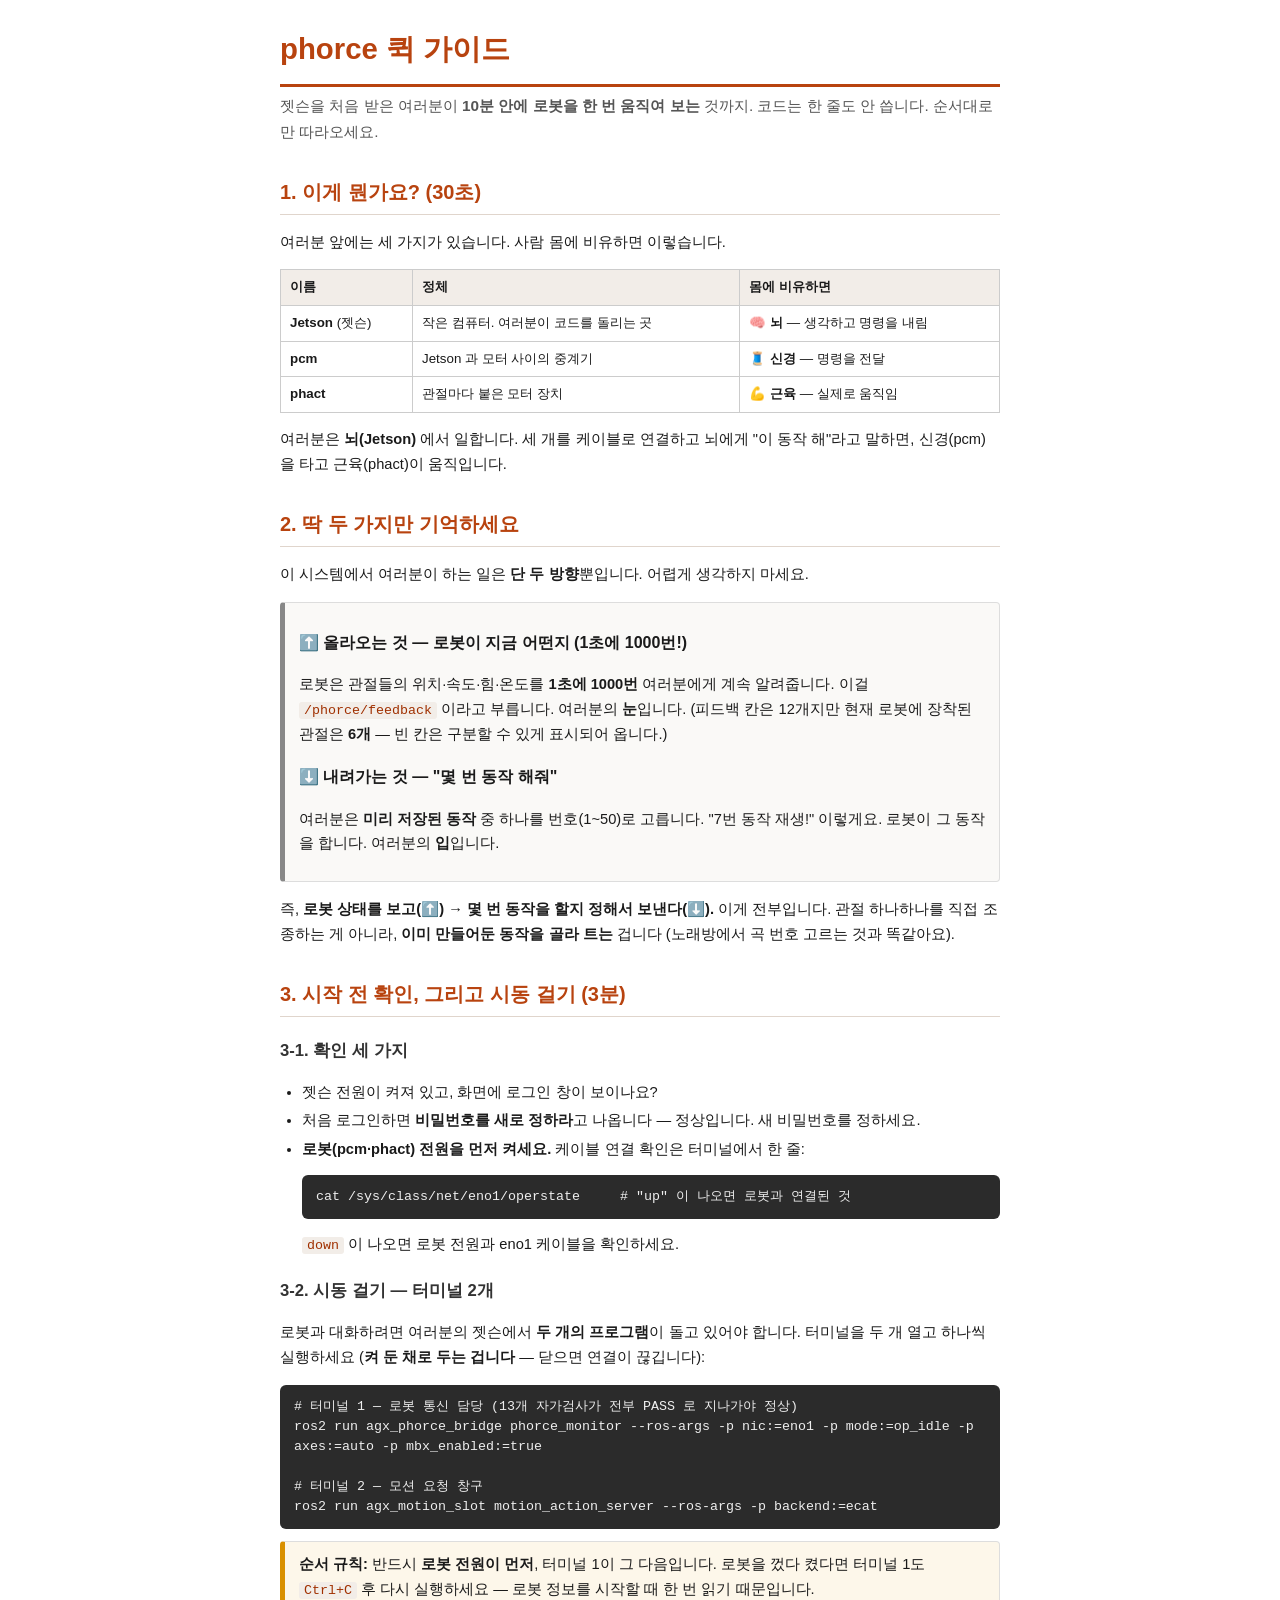
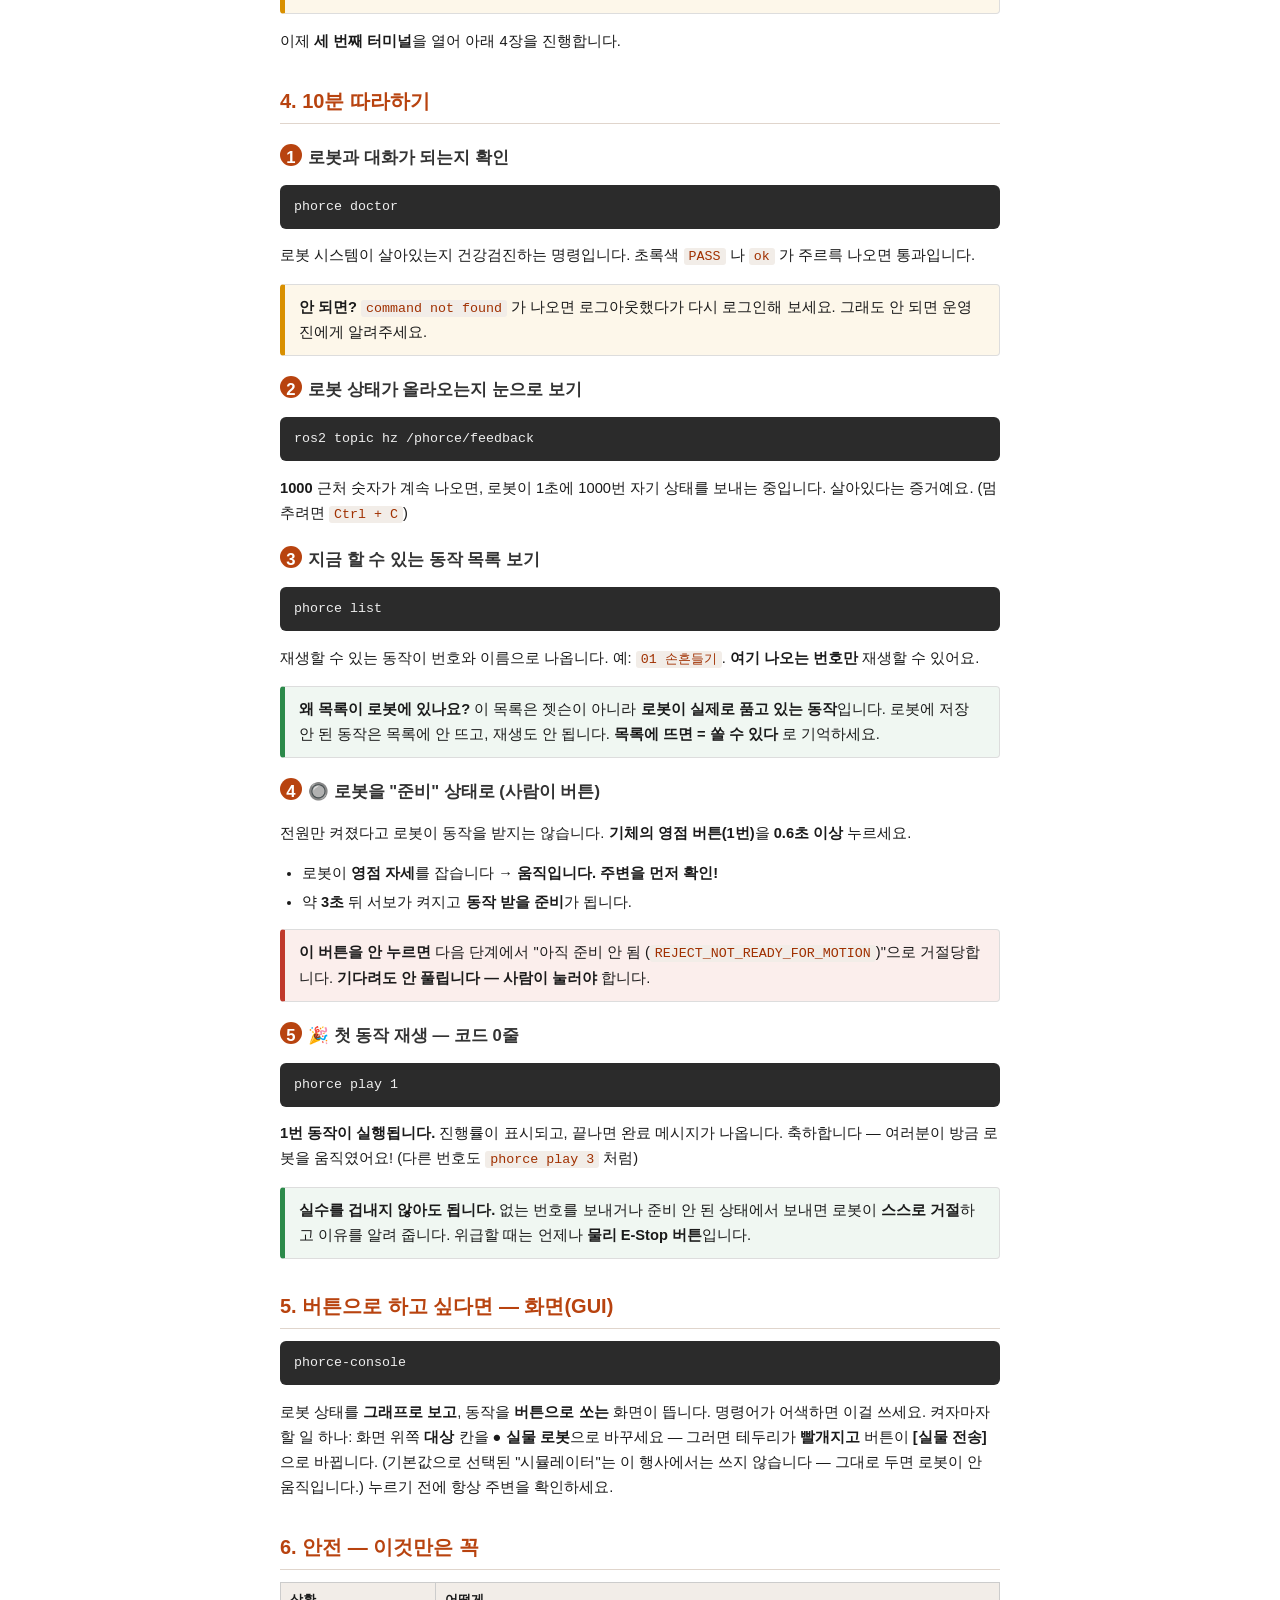
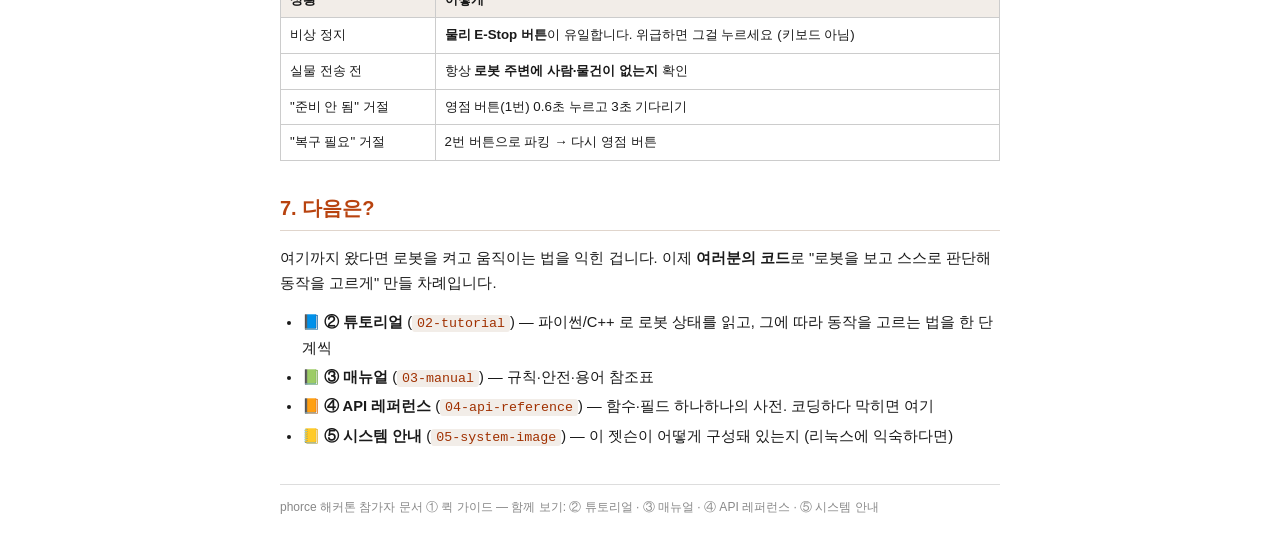
<file: robot-workspace/apriltag_recognition/documentts/01-quickstart.html>
<!DOCTYPE html>
<html lang="ko">
<head>
<meta charset="utf-8">
<title>phorce 퀵 가이드 — 10분 만에 로봇 처음 움직이기</title>
<style>
  body { font-family: "Noto Sans CJK KR", sans-serif; font-size: 11pt; line-height: 1.7;
         color: #1a1a1a; max-width: 720px; margin: 0 auto; padding: 24px 28px; }
  h1 { font-size: 22pt; color: #b8430f; margin: 0 0 4px; border-bottom: 3px solid #b8430f; padding-bottom: 10px; }
  h2 { font-size: 15pt; color: #b8430f; margin: 30px 0 8px; border-bottom: 1px solid #e0d5cc; padding-bottom: 5px; }
  h3 { font-size: 12.5pt; color: #333; margin: 20px 0 6px; }
  .lead { color: #555; font-size: 11.5pt; margin: 6px 0 18px; }
  code { font-family: "Noto Sans Mono CJK KR", monospace; font-size: 10pt;
         background: #f2ede8; padding: 1px 5px; border-radius: 3px; color: #a03000; }
  pre { font-family: "Noto Sans Mono CJK KR", monospace; font-size: 9.5pt; background: #2b2b2b;
        color: #eee; padding: 12px 14px; border-radius: 6px; line-height: 1.5; white-space: pre-wrap; }
  pre code { background: none; color: #eee; padding: 0; }
  .box { border: 1px solid #ddd; border-left: 5px solid #888; background: #faf9f7;
         padding: 10px 14px; margin: 12px 0; border-radius: 4px; }
  .tip { border-left-color: #2c8a4a; background: #f0f7f2; }
  .warn { border-left-color: #d99000; background: #fdf7ea; }
  .stop { border-left-color: #c0392b; background: #fbeeec; }
  table { border-collapse: collapse; width: 100%; margin: 12px 0; font-size: 10pt; }
  th, td { border: 1px solid #ccc; padding: 6px 9px; text-align: left; vertical-align: top; }
  th { background: #f2ede8; }
  .step { background: #b8430f; color: #fff; border-radius: 50%; display: inline-block;
          width: 22px; height: 22px; text-align: center; font-weight: bold; margin-right: 6px; }
  .big { font-size: 12pt; font-weight: bold; }
  .foot { margin-top: 34px; padding-top: 12px; border-top: 1px solid #ddd; color: #888; font-size: 9pt; }
  ul { padding-left: 22px; }
  li { margin: 4px 0; }
</style>
</head>
<body>

<h1>phorce 퀵 가이드</h1>
<p class="lead">젯슨을 처음 받은 여러분이 <b>10분 안에 로봇을 한 번 움직여 보는</b> 것까지.
코드는 한 줄도 안 씁니다. 순서대로만 따라오세요.</p>

<h2>1. 이게 뭔가요? (30초)</h2>
<p>여러분 앞에는 세 가지가 있습니다. 사람 몸에 비유하면 이렇습니다.</p>
<table>
  <tr><th>이름</th><th>정체</th><th>몸에 비유하면</th></tr>
  <tr><td><b>Jetson</b> (젯슨)</td><td>작은 컴퓨터. 여러분이 코드를 돌리는 곳</td><td>🧠 <b>뇌</b> — 생각하고 명령을 내림</td></tr>
  <tr><td><b>pcm</b></td><td>Jetson 과 모터 사이의 중계기</td><td>🧵 <b>신경</b> — 명령을 전달</td></tr>
  <tr><td><b>phact</b></td><td>관절마다 붙은 모터 장치</td><td>💪 <b>근육</b> — 실제로 움직임</td></tr>
</table>
<p>여러분은 <b>뇌(Jetson)</b> 에서 일합니다. 세 개를 케이블로 연결하고 뇌에게 "이 동작 해"라고
말하면, 신경(pcm)을 타고 근육(phact)이 움직입니다.</p>

<h2>2. 딱 두 가지만 기억하세요</h2>
<p>이 시스템에서 여러분이 하는 일은 <b>단 두 방향</b>뿐입니다. 어렵게 생각하지 마세요.</p>
<div class="box">
<p class="big">⬆️ 올라오는 것 — 로봇이 지금 어떤지 (1초에 1000번!)</p>
<p>로봇은 관절들의 위치·속도·힘·온도를 <b>1초에 1000번</b> 여러분에게 계속 알려줍니다.
이걸 <code>/phorce/feedback</code> 이라고 부릅니다. 여러분의 <b>눈</b>입니다.
(피드백 칸은 12개지만 현재 로봇에 장착된 관절은 <b>6개</b> — 빈 칸은 구분할 수 있게 표시되어 옵니다.)</p>
<p class="big">⬇️ 내려가는 것 — "몇 번 동작 해줘"</p>
<p>여러분은 <b>미리 저장된 동작</b> 중 하나를 번호(1~50)로 고릅니다. "7번 동작 재생!" 이렇게요.
로봇이 그 동작을 합니다. 여러분의 <b>입</b>입니다.</p>
</div>
<p>즉, <b>로봇 상태를 보고(⬆️) → 몇 번 동작을 할지 정해서 보낸다(⬇️).</b> 이게 전부입니다.
관절 하나하나를 직접 조종하는 게 아니라, <b>이미 만들어둔 동작을 골라 트는</b> 겁니다
(노래방에서 곡 번호 고르는 것과 똑같아요).</p>

<h2>3. 시작 전 확인, 그리고 시동 걸기 (3분)</h2>

<h3>3-1. 확인 세 가지</h3>
<ul>
  <li>젯슨 전원이 켜져 있고, 화면에 로그인 창이 보이나요?</li>
  <li>처음 로그인하면 <b>비밀번호를 새로 정하라</b>고 나옵니다 — 정상입니다. 새 비밀번호를 정하세요.</li>
  <li><b>로봇(pcm·phact) 전원을 먼저 켜세요.</b> 케이블 연결 확인은 터미널에서 한 줄:
<pre><code>cat /sys/class/net/eno1/operstate     # "up" 이 나오면 로봇과 연결된 것</code></pre>
  <code>down</code> 이 나오면 로봇 전원과 eno1 케이블을 확인하세요.</li>
</ul>

<h3>3-2. 시동 걸기 — 터미널 2개</h3>
<p>로봇과 대화하려면 여러분의 젯슨에서 <b>두 개의 프로그램</b>이 돌고 있어야 합니다.
터미널을 두 개 열고 하나씩 실행하세요 (<b>켜 둔 채로 두는 겁니다</b> — 닫으면 연결이 끊깁니다):</p>
<pre><code># 터미널 1 — 로봇 통신 담당 (13개 자가검사가 전부 PASS 로 지나가야 정상)
ros2 run agx_phorce_bridge phorce_monitor --ros-args -p nic:=eno1 -p mode:=op_idle -p axes:=auto -p mbx_enabled:=true

# 터미널 2 — 모션 요청 창구
ros2 run agx_motion_slot motion_action_server --ros-args -p backend:=ecat</code></pre>
<div class="warn box"><b>순서 규칙:</b> 반드시 <b>로봇 전원이 먼저</b>, 터미널 1이 그 다음입니다.
로봇을 껐다 켰다면 터미널 1도 <code>Ctrl+C</code> 후 다시 실행하세요 — 로봇 정보를
시작할 때 한 번 읽기 때문입니다.</div>
<p>이제 <b>세 번째 터미널</b>을 열어 아래 4장을 진행합니다.</p>

<h2>4. 10분 따라하기</h2>

<h3><span class="step">1</span>로봇과 대화가 되는지 확인</h3>
<pre><code>phorce doctor</code></pre>
<p>로봇 시스템이 살아있는지 건강검진하는 명령입니다. 초록색 <code>PASS</code> 나 <code>ok</code>
가 주르륵 나오면 통과입니다.</p>
<div class="warn box"><b>안 되면?</b> <code>command not found</code> 가 나오면 로그아웃했다가
다시 로그인해 보세요. 그래도 안 되면 운영진에게 알려주세요.</div>

<h3><span class="step">2</span>로봇 상태가 올라오는지 눈으로 보기</h3>
<pre><code>ros2 topic hz /phorce/feedback</code></pre>
<p><b>1000</b> 근처 숫자가 계속 나오면, 로봇이 1초에 1000번 자기 상태를 보내는 중입니다.
살아있다는 증거예요. (멈추려면 <code>Ctrl + C</code>)</p>

<h3><span class="step">3</span>지금 할 수 있는 동작 목록 보기</h3>
<pre><code>phorce list</code></pre>
<p>재생할 수 있는 동작이 번호와 이름으로 나옵니다. 예: <code>01 손흔들기</code>.
<b>여기 나오는 번호만</b> 재생할 수 있어요.</p>
<div class="tip box"><b>왜 목록이 로봇에 있나요?</b> 이 목록은 젯슨이 아니라 <b>로봇이 실제로
품고 있는 동작</b>입니다. 로봇에 저장 안 된 동작은 목록에 안 뜨고, 재생도 안 됩니다.
<b>목록에 뜨면 = 쏠 수 있다</b> 로 기억하세요.</div>

<h3><span class="step">4</span>🔘 로봇을 "준비" 상태로 (사람이 버튼)</h3>
<p>전원만 켜졌다고 로봇이 동작을 받지는 않습니다. <b>기체의 영점 버튼(1번)</b>을
<b>0.6초 이상</b> 누르세요.</p>
<ul>
  <li>로봇이 <b>영점 자세</b>를 잡습니다 → <b>움직입니다. 주변을 먼저 확인!</b></li>
  <li>약 <b>3초</b> 뒤 서보가 켜지고 <b>동작 받을 준비</b>가 됩니다.</li>
</ul>
<div class="stop box"><b>이 버튼을 안 누르면</b> 다음 단계에서 "아직 준비 안 됨
(<code>REJECT_NOT_READY_FOR_MOTION</code>)"으로 거절당합니다. <b>기다려도 안 풀립니다 —
사람이 눌러야</b> 합니다.</div>

<h3><span class="step">5</span>🎉 첫 동작 재생 — 코드 0줄</h3>
<pre><code>phorce play 1</code></pre>
<p><b>1번 동작이 실행됩니다.</b> 진행률이 표시되고, 끝나면 완료 메시지가 나옵니다.
축하합니다 — 여러분이 방금 로봇을 움직였어요! (다른 번호도 <code>phorce play 3</code> 처럼)</p>
<div class="tip box"><b>실수를 겁내지 않아도 됩니다.</b> 없는 번호를 보내거나 준비 안 된
상태에서 보내면 로봇이 <b>스스로 거절</b>하고 이유를 알려 줍니다. 위급할 때는
언제나 <b>물리 E-Stop 버튼</b>입니다.</div>

<h2>5. 버튼으로 하고 싶다면 — 화면(GUI)</h2>
<pre><code>phorce-console</code></pre>
<p>로봇 상태를 <b>그래프로 보고</b>, 동작을 <b>버튼으로 쏘는</b> 화면이 뜹니다. 명령어가
어색하면 이걸 쓰세요. 켜자마자 할 일 하나: 화면 위쪽 <b>대상</b> 칸을 <b>● 실물 로봇</b>으로
바꾸세요 — 그러면 테두리가 <b>빨개지고</b> 버튼이 <b>[실물 전송]</b> 으로 바뀝니다.
(기본값으로 선택된 "시뮬레이터"는 이 행사에서는 쓰지 않습니다 — 그대로 두면 로봇이
안 움직입니다.) 누르기 전에 항상 주변을 확인하세요.</p>

<h2>6. 안전 — 이것만은 꼭</h2>
<table>
  <tr><th>상황</th><th>어떻게</th></tr>
  <tr><td>비상 정지</td><td><b>물리 E-Stop 버튼</b>이 유일합니다. 위급하면 그걸 누르세요 (키보드 아님)</td></tr>
  <tr><td>실물 전송 전</td><td>항상 <b>로봇 주변에 사람·물건이 없는지</b> 확인</td></tr>
  <tr><td>"준비 안 됨" 거절</td><td>영점 버튼(1번) 0.6초 누르고 3초 기다리기</td></tr>
  <tr><td>"복구 필요" 거절</td><td>2번 버튼으로 파킹 → 다시 영점 버튼</td></tr>
</table>

<h2>7. 다음은?</h2>
<p>여기까지 왔다면 로봇을 켜고 움직이는 법을 익힌 겁니다. 이제 <b>여러분의 코드</b>로
"로봇을 보고 스스로 판단해 동작을 고르게" 만들 차례입니다.</p>
<ul>
  <li>📘 <b>② 튜토리얼</b> (<code>02-tutorial</code>) — 파이썬/C++ 로 로봇 상태를 읽고, 그에 따라 동작을 고르는 법을 한 단계씩</li>
  <li>📗 <b>③ 매뉴얼</b> (<code>03-manual</code>) — 규칙·안전·용어 참조표</li>
  <li>📙 <b>④ API 레퍼런스</b> (<code>04-api-reference</code>) — 함수·필드 하나하나의 사전. 코딩하다 막히면 여기</li>
  <li>📒 <b>⑤ 시스템 안내</b> (<code>05-system-image</code>) — 이 젯슨이 어떻게 구성돼 있는지 (리눅스에 익숙하다면)</li>
</ul>

<p class="foot">phorce 해커톤 참가자 문서 ① 퀵 가이드 — 함께 보기: ② 튜토리얼 · ③ 매뉴얼 · ④ API 레퍼런스 · ⑤ 시스템 안내</p>

</body>
</html>
</file>
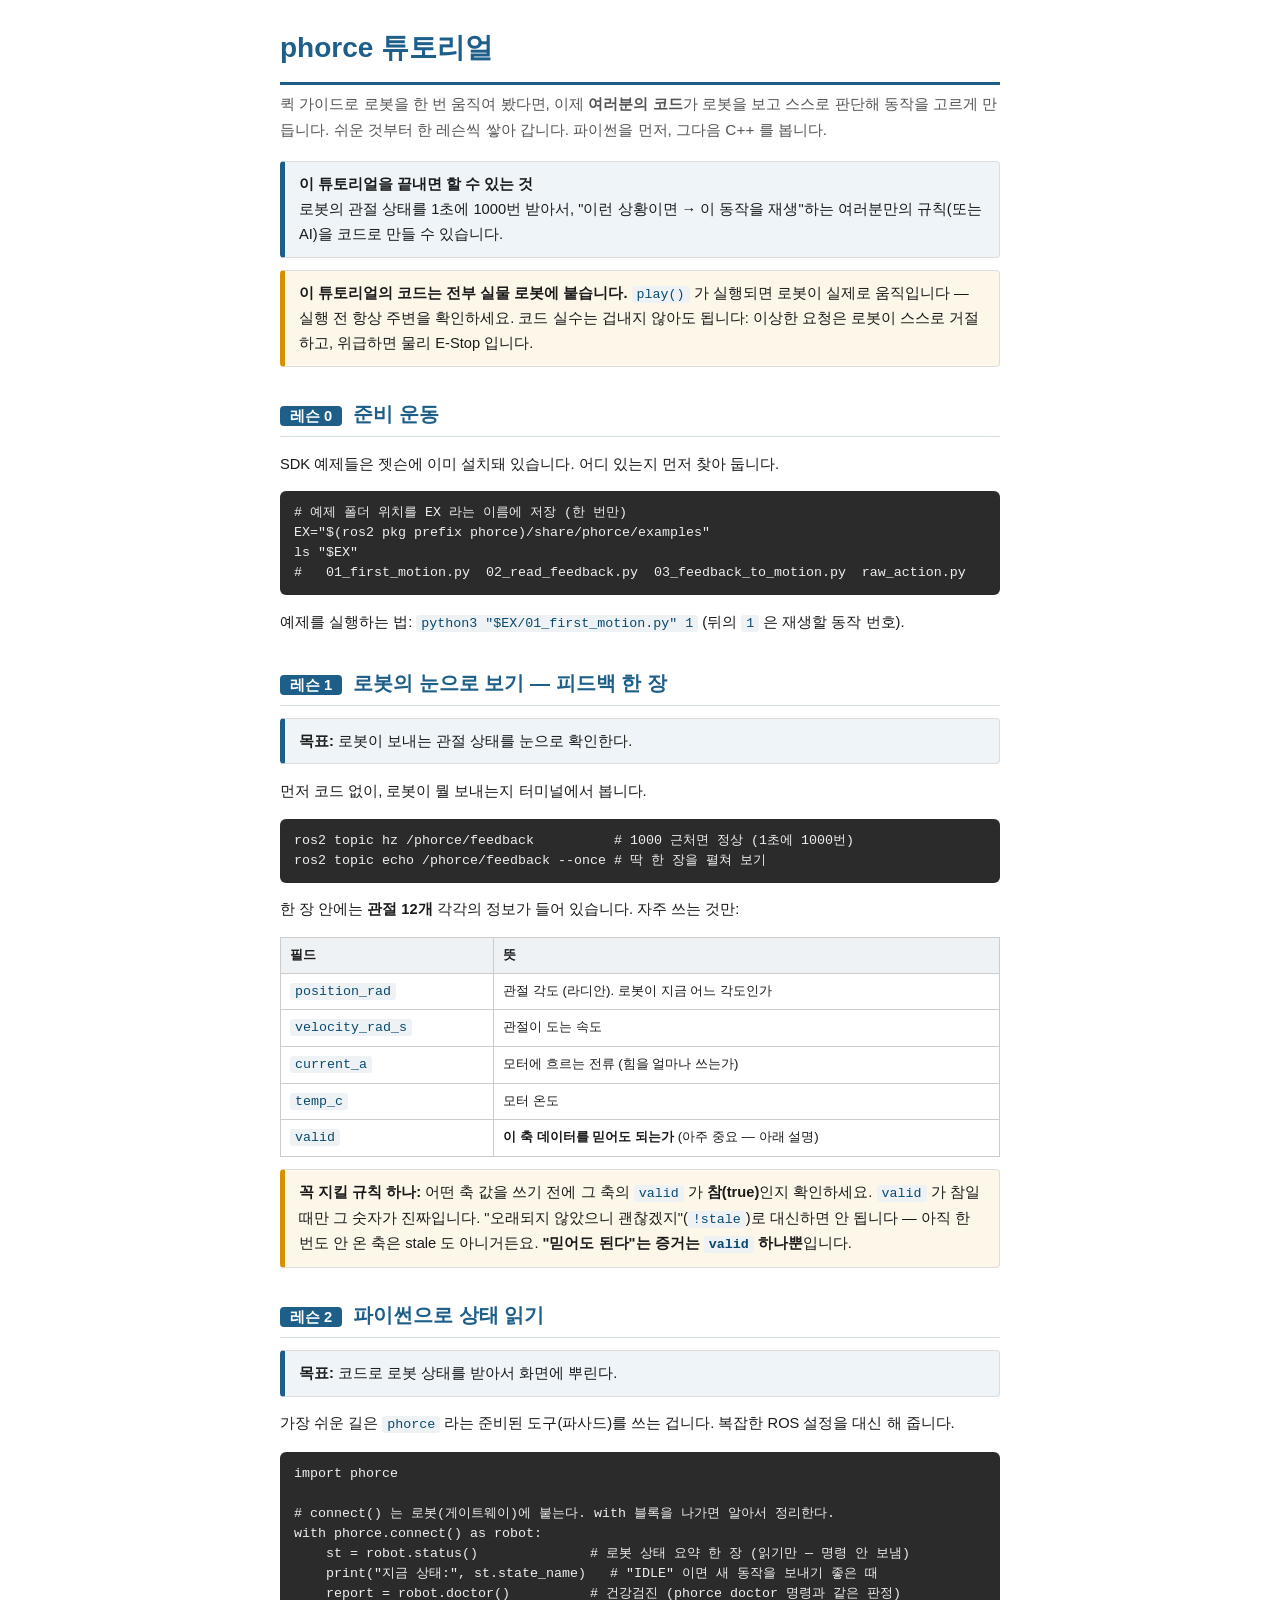
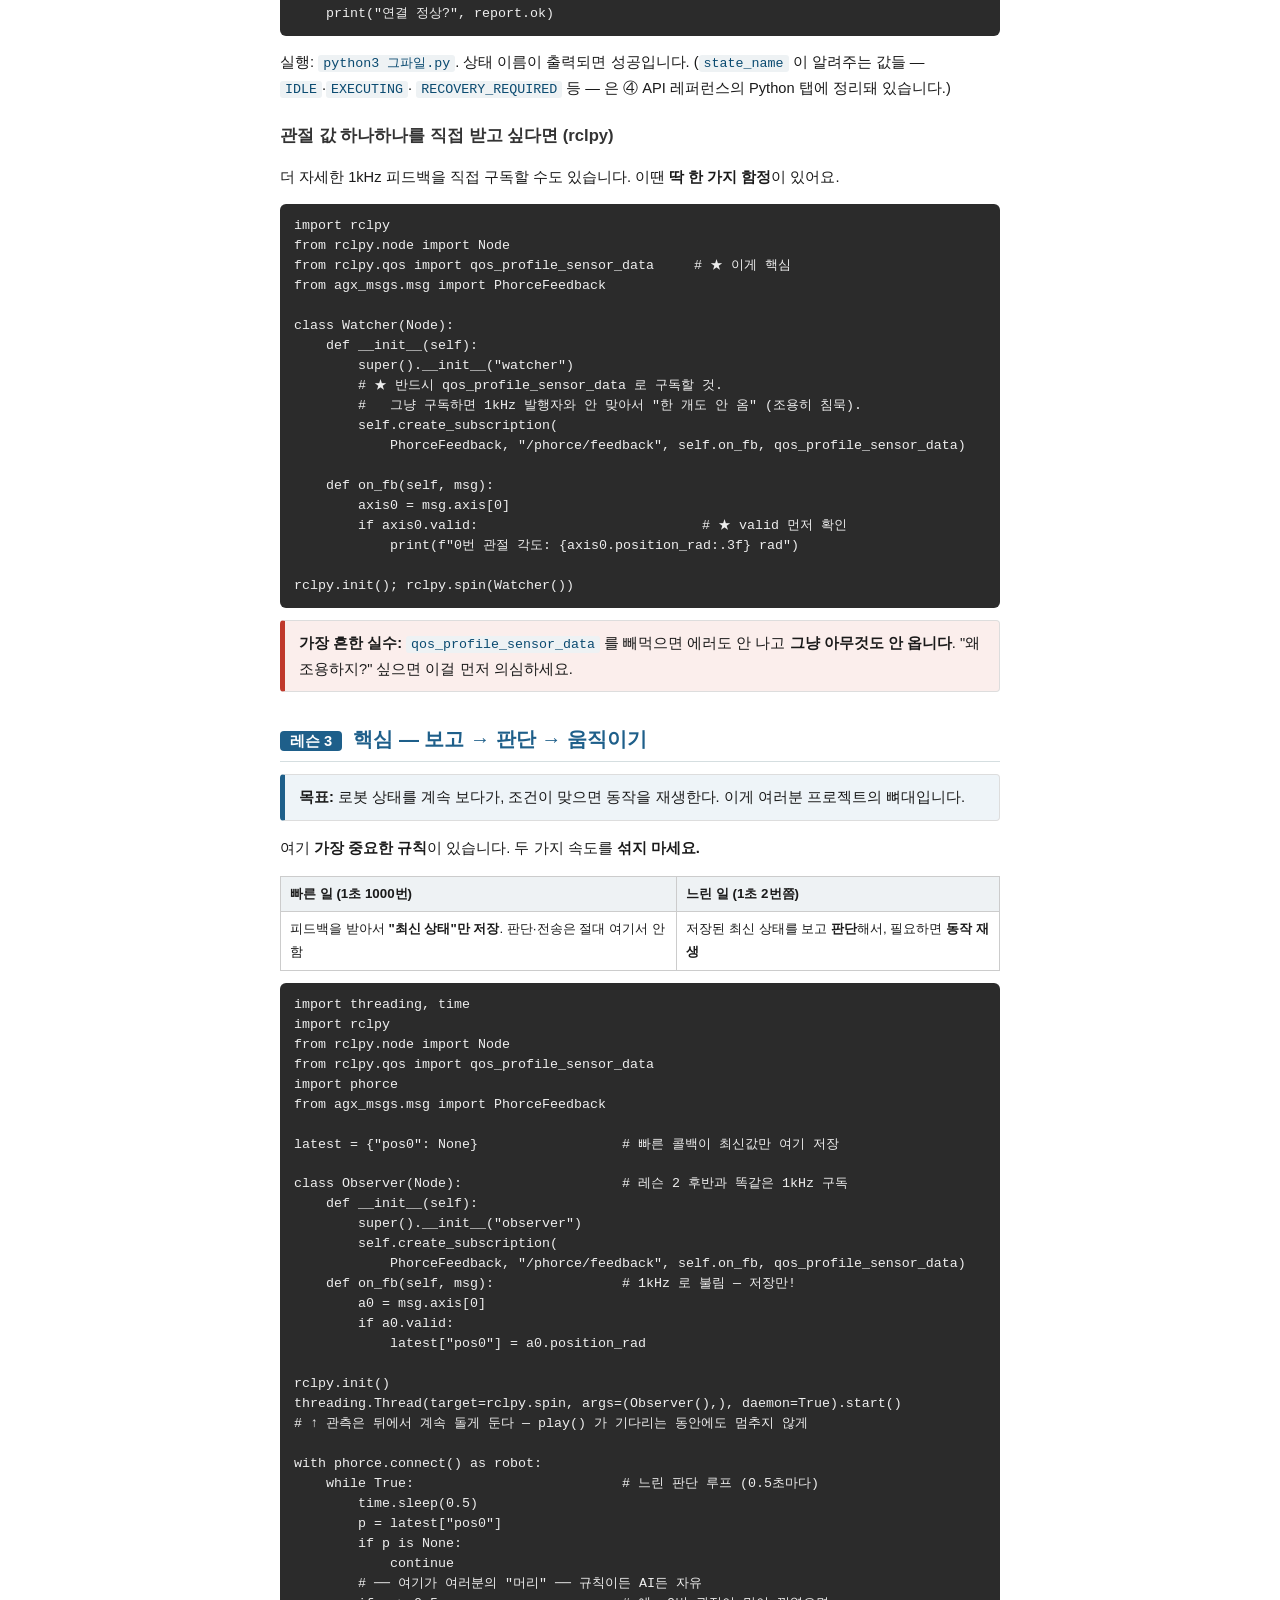
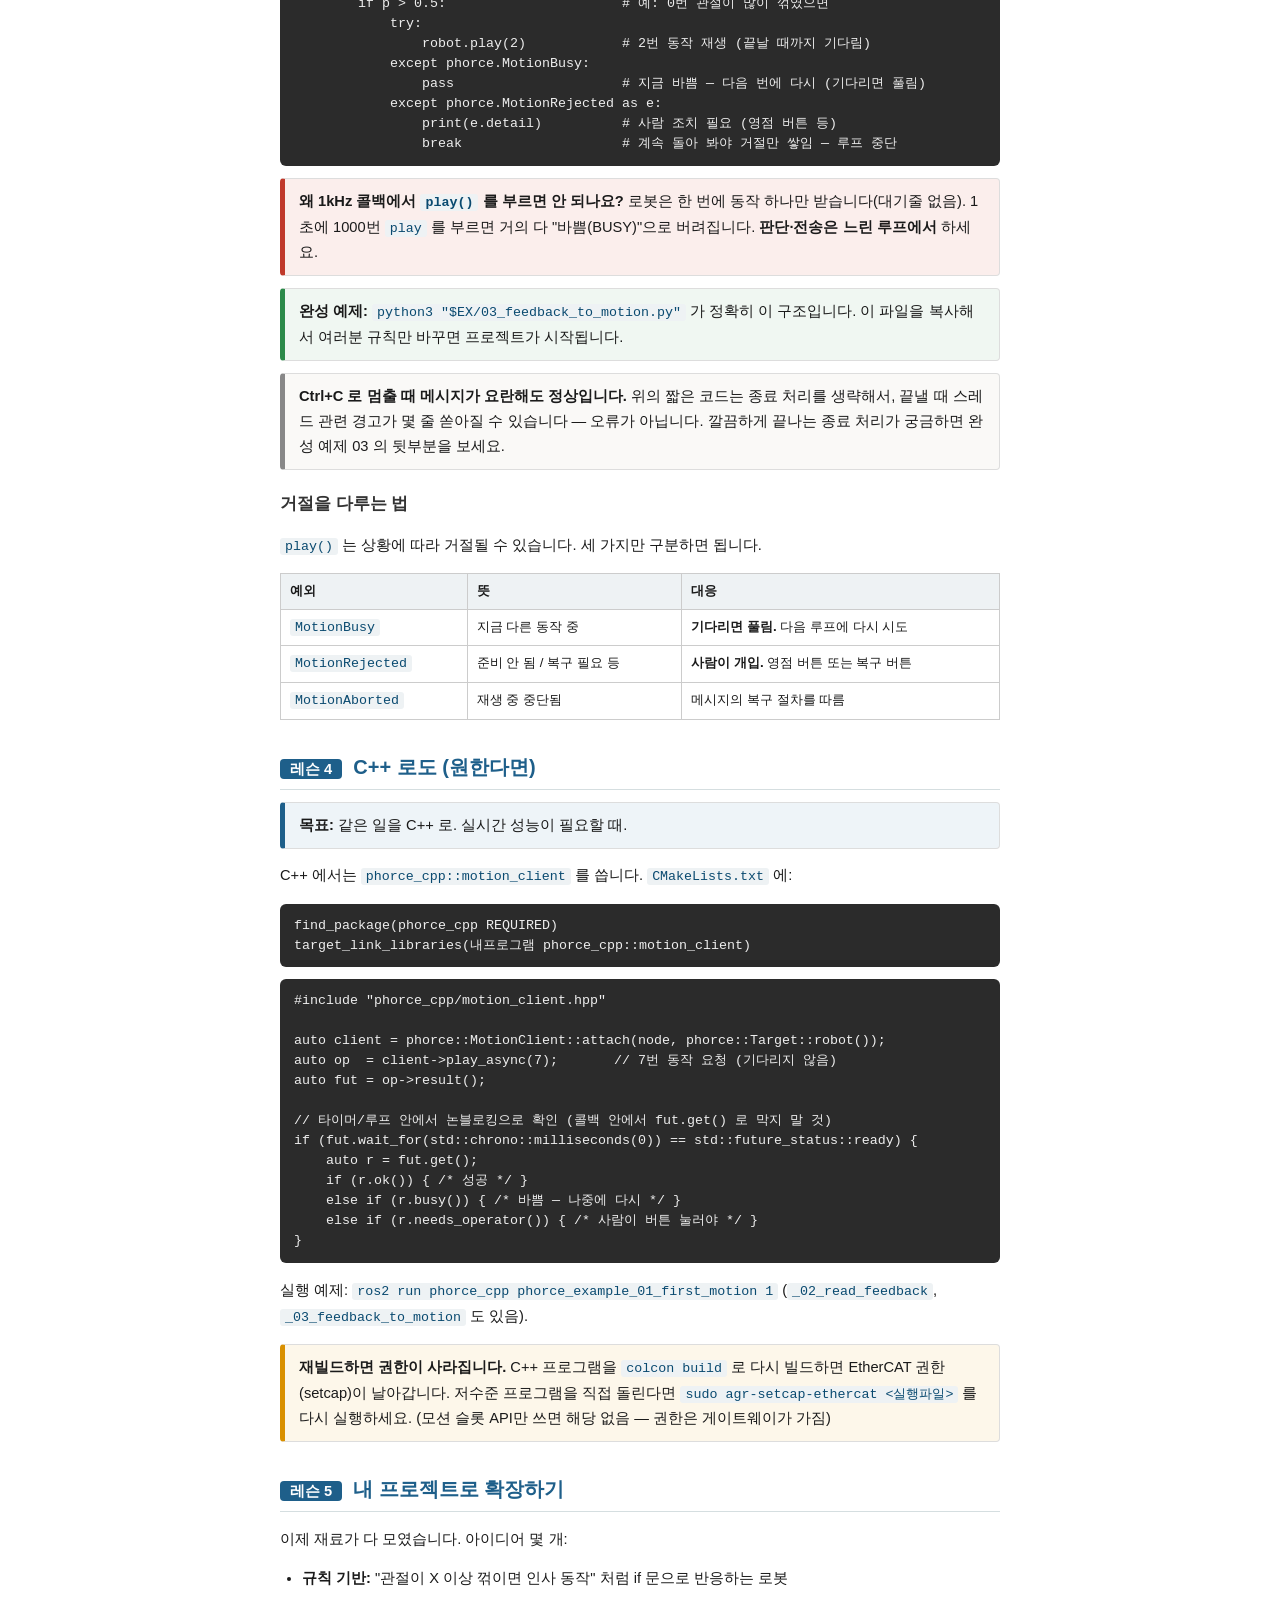
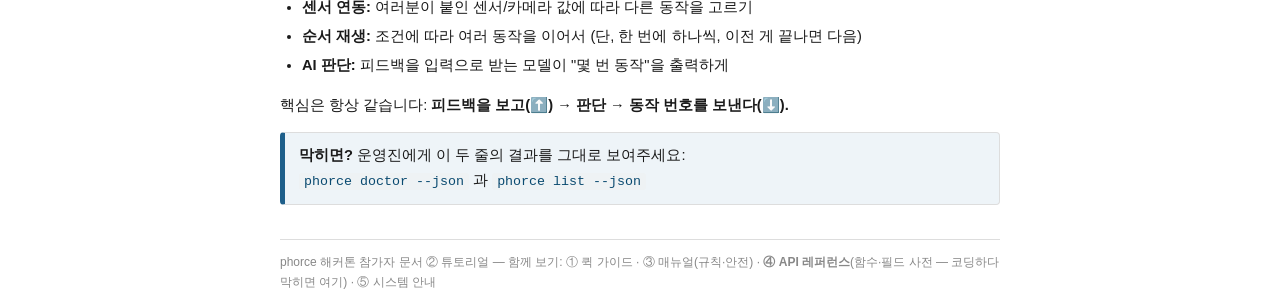
<file: robot-workspace/apriltag_recognition/documentts/02-tutorial.html>
<!DOCTYPE html>
<html lang="ko">
<head>
<meta charset="utf-8">
<title>phorce 튜토리얼 — 로봇을 보고, 판단하고, 움직이는 코드 만들기</title>
<style>
  body { font-family: "Noto Sans CJK KR", sans-serif; font-size: 11pt; line-height: 1.7;
         color: #1a1a1a; max-width: 720px; margin: 0 auto; padding: 24px 28px; }
  h1 { font-size: 21pt; color: #1e5f8a; margin: 0 0 4px; border-bottom: 3px solid #1e5f8a; padding-bottom: 10px; }
  h2 { font-size: 15pt; color: #1e5f8a; margin: 30px 0 8px; border-bottom: 1px solid #d5dee0; padding-bottom: 5px; }
  h3 { font-size: 12.5pt; color: #333; margin: 20px 0 6px; }
  .lead { color: #555; font-size: 11.5pt; margin: 6px 0 18px; }
  code { font-family: "Noto Sans Mono CJK KR", monospace; font-size: 10pt;
         background: #eef2f4; padding: 1px 5px; border-radius: 3px; color: #0a4a70; }
  pre { font-family: "Noto Sans Mono CJK KR", monospace; font-size: 9pt; background: #2b2b2b;
        color: #eee; padding: 12px 14px; border-radius: 6px; line-height: 1.5; white-space: pre-wrap; }
  pre code { background: none; color: #eee; padding: 0; }
  .box { border: 1px solid #ddd; border-left: 5px solid #888; background: #faf9f7;
         padding: 10px 14px; margin: 12px 0; border-radius: 4px; }
  .tip { border-left-color: #2c8a4a; background: #f0f7f2; }
  .warn { border-left-color: #d99000; background: #fdf7ea; }
  .stop { border-left-color: #c0392b; background: #fbeeec; }
  .goal { border-left-color: #1e5f8a; background: #eef4f8; }
  table { border-collapse: collapse; width: 100%; margin: 12px 0; font-size: 10pt; }
  th, td { border: 1px solid #ccc; padding: 6px 9px; text-align: left; vertical-align: top; }
  th { background: #eef2f4; }
  .lesson { background: #1e5f8a; color: #fff; padding: 2px 10px; border-radius: 4px; font-size: 11pt; }
  .foot { margin-top: 34px; padding-top: 12px; border-top: 1px solid #ddd; color: #888; font-size: 9pt; }
  ul, ol { padding-left: 22px; }
  li { margin: 4px 0; }
  .big { font-size: 12pt; font-weight: bold; }
</style>
</head>
<body>

<h1>phorce 튜토리얼</h1>
<p class="lead">퀵 가이드로 로봇을 한 번 움직여 봤다면, 이제 <b>여러분의 코드</b>가 로봇을
보고 스스로 판단해 동작을 고르게 만듭니다. 쉬운 것부터 한 레슨씩 쌓아 갑니다.
파이썬을 먼저, 그다음 C++ 를 봅니다.</p>

<div class="goal box"><b>이 튜토리얼을 끝내면 할 수 있는 것</b><br>
로봇의 관절 상태를 1초에 1000번 받아서, "이런 상황이면 → 이 동작을 재생"하는
여러분만의 규칙(또는 AI)을 코드로 만들 수 있습니다.</div>

<div class="warn box"><b>이 튜토리얼의 코드는 전부 실물 로봇에 붙습니다.</b> <code>play()</code>
가 실행되면 로봇이 실제로 움직입니다 — 실행 전 항상 주변을 확인하세요. 코드 실수는
겁내지 않아도 됩니다: 이상한 요청은 로봇이 스스로 거절하고, 위급하면 물리 E-Stop 입니다.</div>

<h2><span class="lesson">레슨 0</span> &nbsp;준비 운동</h2>
<p>SDK 예제들은 젯슨에 이미 설치돼 있습니다. 어디 있는지 먼저 찾아 둡니다.</p>
<pre><code># 예제 폴더 위치를 EX 라는 이름에 저장 (한 번만)
EX="$(ros2 pkg prefix phorce)/share/phorce/examples"
ls "$EX"
#   01_first_motion.py  02_read_feedback.py  03_feedback_to_motion.py  raw_action.py</code></pre>
<p>예제를 실행하는 법: <code>python3 "$EX/01_first_motion.py" 1</code> (뒤의 <code>1</code> 은 재생할 동작 번호).</p>

<h2><span class="lesson">레슨 1</span> &nbsp;로봇의 눈으로 보기 — 피드백 한 장</h2>
<div class="goal box"><b>목표:</b> 로봇이 보내는 관절 상태를 눈으로 확인한다.</div>
<p>먼저 코드 없이, 로봇이 뭘 보내는지 터미널에서 봅니다.</p>
<pre><code>ros2 topic hz /phorce/feedback          # 1000 근처면 정상 (1초에 1000번)
ros2 topic echo /phorce/feedback --once # 딱 한 장을 펼쳐 보기</code></pre>
<p>한 장 안에는 <b>관절 12개</b> 각각의 정보가 들어 있습니다. 자주 쓰는 것만:</p>
<table>
  <tr><th>필드</th><th>뜻</th></tr>
  <tr><td><code>position_rad</code></td><td>관절 각도 (라디안). 로봇이 지금 어느 각도인가</td></tr>
  <tr><td><code>velocity_rad_s</code></td><td>관절이 도는 속도</td></tr>
  <tr><td><code>current_a</code></td><td>모터에 흐르는 전류 (힘을 얼마나 쓰는가)</td></tr>
  <tr><td><code>temp_c</code></td><td>모터 온도</td></tr>
  <tr><td><code>valid</code></td><td><b>이 축 데이터를 믿어도 되는가</b> (아주 중요 — 아래 설명)</td></tr>
</table>
<div class="warn box"><b>꼭 지킬 규칙 하나:</b> 어떤 축 값을 쓰기 전에 그 축의 <code>valid</code>
가 <b>참(true)</b>인지 확인하세요. <code>valid</code> 가 참일 때만 그 숫자가 진짜입니다.
"오래되지 않았으니 괜찮겠지"(<code>!stale</code>)로 대신하면 안 됩니다 — 아직 한 번도
안 온 축은 stale 도 아니거든요. <b>"믿어도 된다"는 증거는 <code>valid</code> 하나뿐</b>입니다.</div>

<h2><span class="lesson">레슨 2</span> &nbsp;파이썬으로 상태 읽기</h2>
<div class="goal box"><b>목표:</b> 코드로 로봇 상태를 받아서 화면에 뿌린다.</div>
<p>가장 쉬운 길은 <code>phorce</code> 라는 준비된 도구(파사드)를 쓰는 겁니다. 복잡한 ROS 설정을
대신 해 줍니다.</p>
<pre><code>import phorce

# connect() 는 로봇(게이트웨이)에 붙는다. with 블록을 나가면 알아서 정리한다.
with phorce.connect() as robot:
    st = robot.status()              # 로봇 상태 요약 한 장 (읽기만 — 명령 안 보냄)
    print("지금 상태:", st.state_name)   # "IDLE" 이면 새 동작을 보내기 좋은 때
    report = robot.doctor()          # 건강검진 (phorce doctor 명령과 같은 판정)
    print("연결 정상?", report.ok)</code></pre>
<p>실행: <code>python3 그파일.py</code>. 상태 이름이 출력되면 성공입니다.
(<code>state_name</code> 이 알려주는 값들 — <code>IDLE</code>·<code>EXECUTING</code>·
<code>RECOVERY_REQUIRED</code> 등 — 은 ④ API 레퍼런스의 Python 탭에 정리돼 있습니다.)</p>

<h3>관절 값 하나하나를 직접 받고 싶다면 (rclpy)</h3>
<p>더 자세한 1kHz 피드백을 직접 구독할 수도 있습니다. 이땐 <b>딱 한 가지 함정</b>이 있어요.</p>
<pre><code>import rclpy
from rclpy.node import Node
from rclpy.qos import qos_profile_sensor_data     # ★ 이게 핵심
from agx_msgs.msg import PhorceFeedback

class Watcher(Node):
    def __init__(self):
        super().__init__("watcher")
        # ★ 반드시 qos_profile_sensor_data 로 구독할 것.
        #   그냥 구독하면 1kHz 발행자와 안 맞아서 "한 개도 안 옴" (조용히 침묵).
        self.create_subscription(
            PhorceFeedback, "/phorce/feedback", self.on_fb, qos_profile_sensor_data)

    def on_fb(self, msg):
        axis0 = msg.axis[0]
        if axis0.valid:                            # ★ valid 먼저 확인
            print(f"0번 관절 각도: {axis0.position_rad:.3f} rad")

rclpy.init(); rclpy.spin(Watcher())</code></pre>
<div class="stop box"><b>가장 흔한 실수:</b> <code>qos_profile_sensor_data</code> 를 빼먹으면
에러도 안 나고 <b>그냥 아무것도 안 옵니다</b>. "왜 조용하지?" 싶으면 이걸 먼저 의심하세요.</div>

<h2><span class="lesson">레슨 3</span> &nbsp;핵심 — 보고 → 판단 → 움직이기</h2>
<div class="goal box"><b>목표:</b> 로봇 상태를 계속 보다가, 조건이 맞으면 동작을 재생한다.
이게 여러분 프로젝트의 뼈대입니다.</div>
<p>여기 <b>가장 중요한 규칙</b>이 있습니다. 두 가지 속도를 <b>섞지 마세요.</b></p>
<table>
  <tr><th>빠른 일 (1초 1000번)</th><th>느린 일 (1초 2번쯤)</th></tr>
  <tr><td>피드백을 받아서 <b>"최신 상태"만 저장</b>. 판단·전송은 절대 여기서 안 함</td>
      <td>저장된 최신 상태를 보고 <b>판단</b>해서, 필요하면 <b>동작 재생</b></td></tr>
</table>
<pre><code>import threading, time
import rclpy
from rclpy.node import Node
from rclpy.qos import qos_profile_sensor_data
import phorce
from agx_msgs.msg import PhorceFeedback

latest = {"pos0": None}                  # 빠른 콜백이 최신값만 여기 저장

class Observer(Node):                    # 레슨 2 후반과 똑같은 1kHz 구독
    def __init__(self):
        super().__init__("observer")
        self.create_subscription(
            PhorceFeedback, "/phorce/feedback", self.on_fb, qos_profile_sensor_data)
    def on_fb(self, msg):                # 1kHz 로 불림 — 저장만!
        a0 = msg.axis[0]
        if a0.valid:
            latest["pos0"] = a0.position_rad

rclpy.init()
threading.Thread(target=rclpy.spin, args=(Observer(),), daemon=True).start()
# ↑ 관측은 뒤에서 계속 돌게 둔다 — play() 가 기다리는 동안에도 멈추지 않게

with phorce.connect() as robot:
    while True:                          # 느린 판단 루프 (0.5초마다)
        time.sleep(0.5)
        p = latest["pos0"]
        if p is None:
            continue
        # ── 여기가 여러분의 "머리" ── 규칙이든 AI든 자유
        if p &gt; 0.5:                      # 예: 0번 관절이 많이 꺾였으면
            try:
                robot.play(2)            # 2번 동작 재생 (끝날 때까지 기다림)
            except phorce.MotionBusy:
                pass                     # 지금 바쁨 — 다음 번에 다시 (기다리면 풀림)
            except phorce.MotionRejected as e:
                print(e.detail)          # 사람 조치 필요 (영점 버튼 등)
                break                    # 계속 돌아 봐야 거절만 쌓임 — 루프 중단</code></pre>
<div class="stop box"><b>왜 1kHz 콜백에서 <code>play()</code> 를 부르면 안 되나요?</b>
로봇은 한 번에 동작 하나만 받습니다(대기줄 없음). 1초에 1000번 <code>play</code> 를 부르면
거의 다 "바쁨(BUSY)"으로 버려집니다. <b>판단·전송은 느린 루프에서</b> 하세요.</div>
<div class="tip box"><b>완성 예제:</b> <code>python3 "$EX/03_feedback_to_motion.py"</code> 가
정확히 이 구조입니다. 이 파일을 복사해서 여러분 규칙만 바꾸면 프로젝트가 시작됩니다.</div>
<div class="box"><b>Ctrl+C 로 멈출 때 메시지가 요란해도 정상입니다.</b> 위의 짧은 코드는
종료 처리를 생략해서, 끝낼 때 스레드 관련 경고가 몇 줄 쏟아질 수 있습니다 — 오류가
아닙니다. 깔끔하게 끝나는 종료 처리가 궁금하면 완성 예제 03 의 뒷부분을 보세요.</div>

<h3>거절을 다루는 법</h3>
<p><code>play()</code> 는 상황에 따라 거절될 수 있습니다. 세 가지만 구분하면 됩니다.</p>
<table>
  <tr><th>예외</th><th>뜻</th><th>대응</th></tr>
  <tr><td><code>MotionBusy</code></td><td>지금 다른 동작 중</td><td><b>기다리면 풀림.</b> 다음 루프에 다시 시도</td></tr>
  <tr><td><code>MotionRejected</code></td><td>준비 안 됨 / 복구 필요 등</td><td><b>사람이 개입.</b> 영점 버튼 또는 복구 버튼</td></tr>
  <tr><td><code>MotionAborted</code></td><td>재생 중 중단됨</td><td>메시지의 복구 절차를 따름</td></tr>
</table>

<h2><span class="lesson">레슨 4</span> &nbsp;C++ 로도 (원한다면)</h2>
<div class="goal box"><b>목표:</b> 같은 일을 C++ 로. 실시간 성능이 필요할 때.</div>
<p>C++ 에서는 <code>phorce_cpp::motion_client</code> 를 씁니다. <code>CMakeLists.txt</code> 에:</p>
<pre><code>find_package(phorce_cpp REQUIRED)
target_link_libraries(내프로그램 phorce_cpp::motion_client)</code></pre>
<pre><code>#include "phorce_cpp/motion_client.hpp"

auto client = phorce::MotionClient::attach(node, phorce::Target::robot());
auto op  = client-&gt;play_async(7);       // 7번 동작 요청 (기다리지 않음)
auto fut = op-&gt;result();

// 타이머/루프 안에서 논블로킹으로 확인 (콜백 안에서 fut.get() 로 막지 말 것)
if (fut.wait_for(std::chrono::milliseconds(0)) == std::future_status::ready) {
    auto r = fut.get();
    if (r.ok()) { /* 성공 */ }
    else if (r.busy()) { /* 바쁨 — 나중에 다시 */ }
    else if (r.needs_operator()) { /* 사람이 버튼 눌러야 */ }
}</code></pre>
<p>실행 예제: <code>ros2 run phorce_cpp phorce_example_01_first_motion 1</code>
(<code>_02_read_feedback</code>, <code>_03_feedback_to_motion</code> 도 있음).</p>
<div class="warn box"><b>재빌드하면 권한이 사라집니다.</b> C++ 프로그램을 <code>colcon build</code>
로 다시 빌드하면 EtherCAT 권한(setcap)이 날아갑니다. 저수준 프로그램을 직접 돌린다면
<code>sudo agr-setcap-ethercat &lt;실행파일&gt;</code> 를 다시 실행하세요. (모션 슬롯 API만 쓰면
해당 없음 — 권한은 게이트웨이가 가짐)</div>

<h2><span class="lesson">레슨 5</span> &nbsp;내 프로젝트로 확장하기</h2>
<p>이제 재료가 다 모였습니다. 아이디어 몇 개:</p>
<ul>
  <li><b>규칙 기반:</b> "관절이 X 이상 꺾이면 인사 동작" 처럼 if 문으로 반응하는 로봇</li>
  <li><b>센서 연동:</b> 여러분이 붙인 센서/카메라 값에 따라 다른 동작을 고르기</li>
  <li><b>순서 재생:</b> 조건에 따라 여러 동작을 이어서 (단, 한 번에 하나씩, 이전 게 끝나면 다음)</li>
  <li><b>AI 판단:</b> 피드백을 입력으로 받는 모델이 "몇 번 동작"을 출력하게</li>
</ul>
<p>핵심은 항상 같습니다: <b>피드백을 보고(⬆️) → 판단 → 동작 번호를 보낸다(⬇️).</b></p>

<div class="goal box"><b>막히면?</b> 운영진에게 이 두 줄의 결과를 그대로 보여주세요:<br>
<code>phorce doctor --json</code> 과 <code>phorce list --json</code></div>

<p class="foot">phorce 해커톤 참가자 문서 ② 튜토리얼 — 함께 보기: ① 퀵 가이드 · ③ 매뉴얼(규칙·안전) ·
<b>④ API 레퍼런스</b>(함수·필드 사전 — 코딩하다 막히면 여기) · ⑤ 시스템 안내</p>

</body>
</html>
</file>
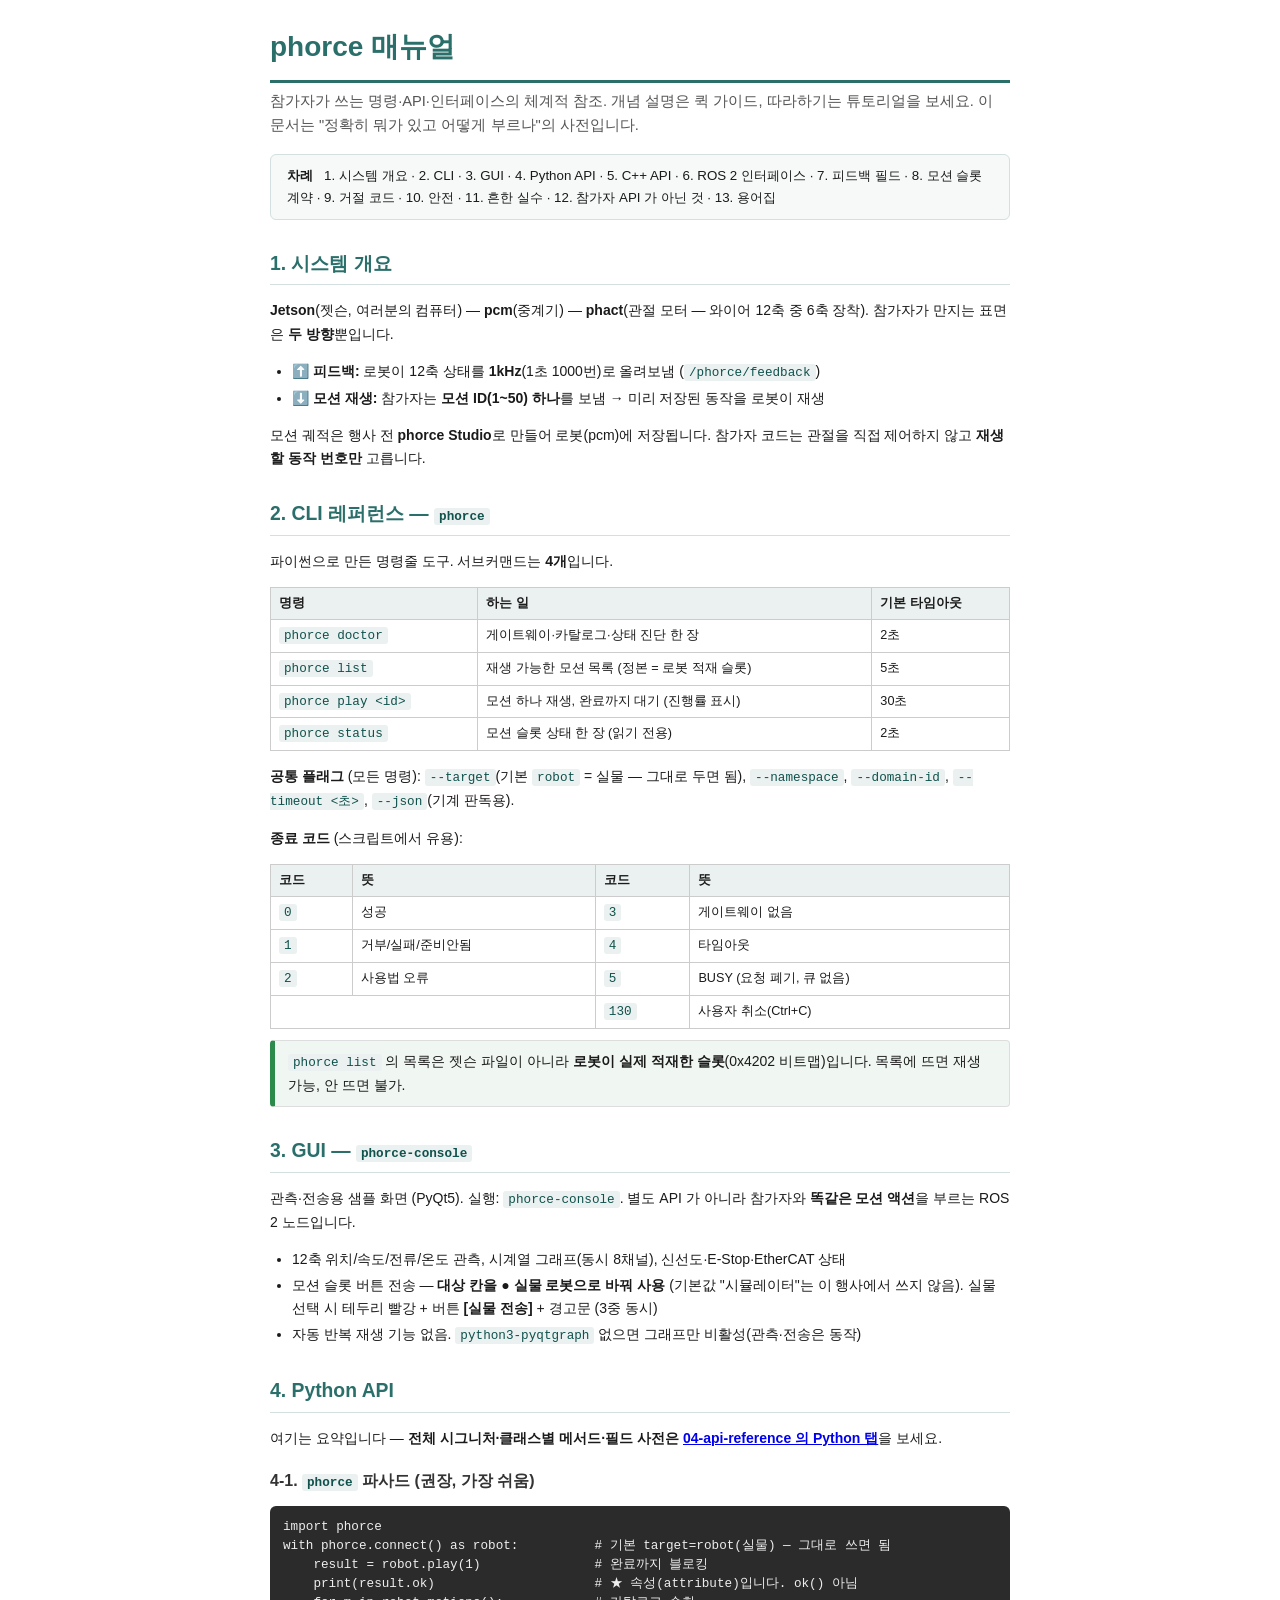
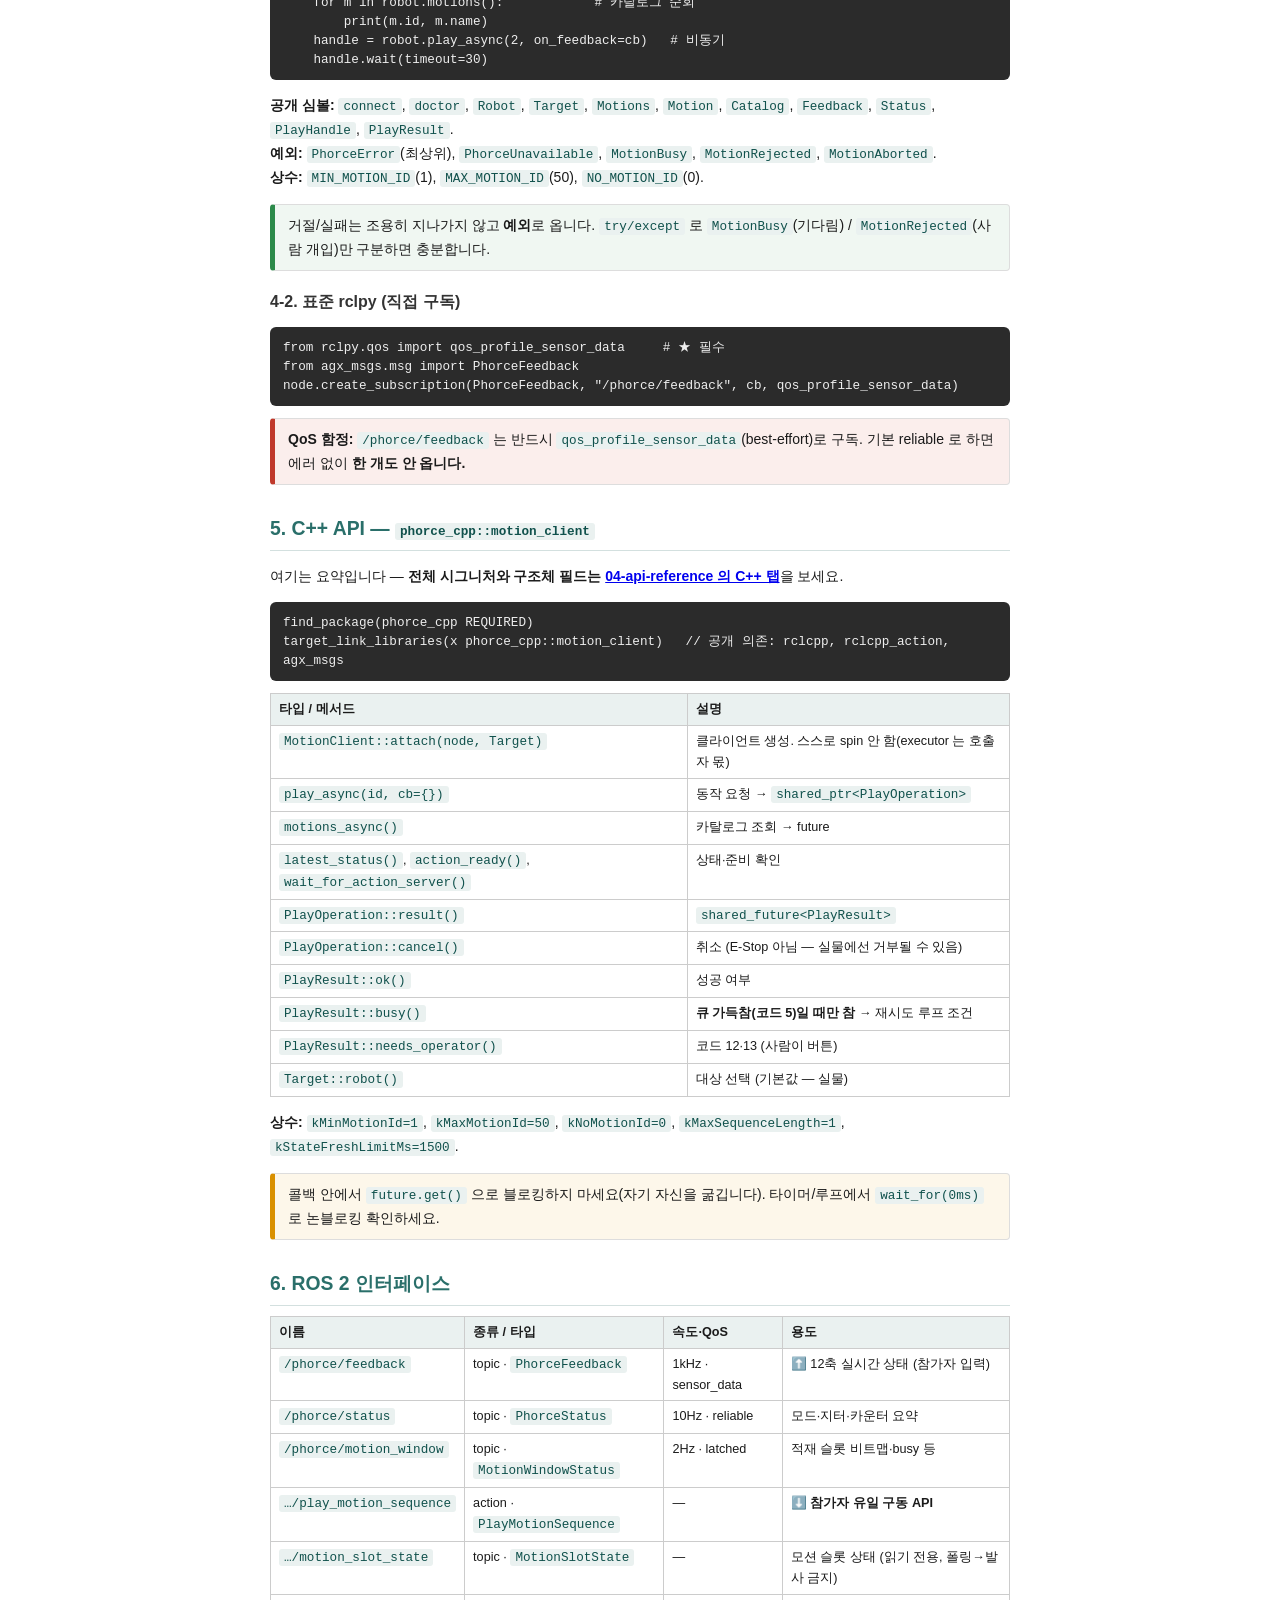
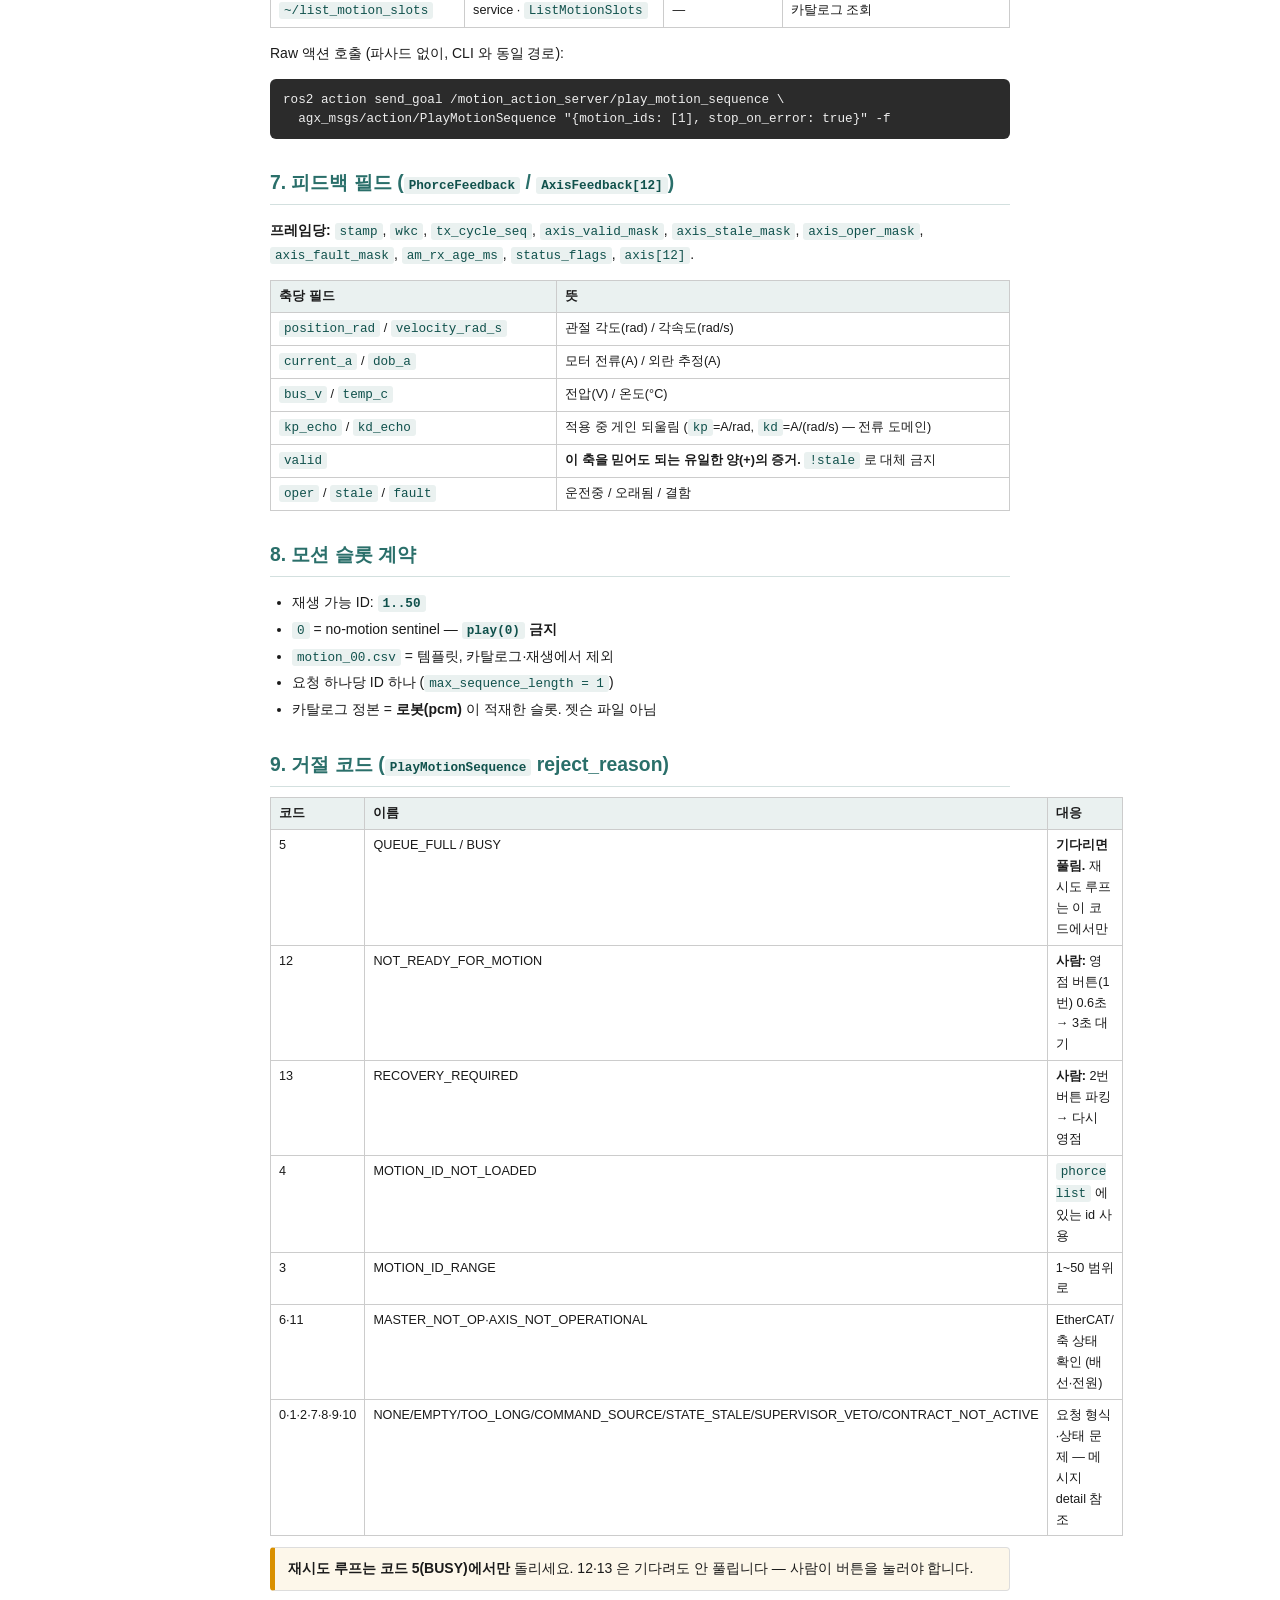
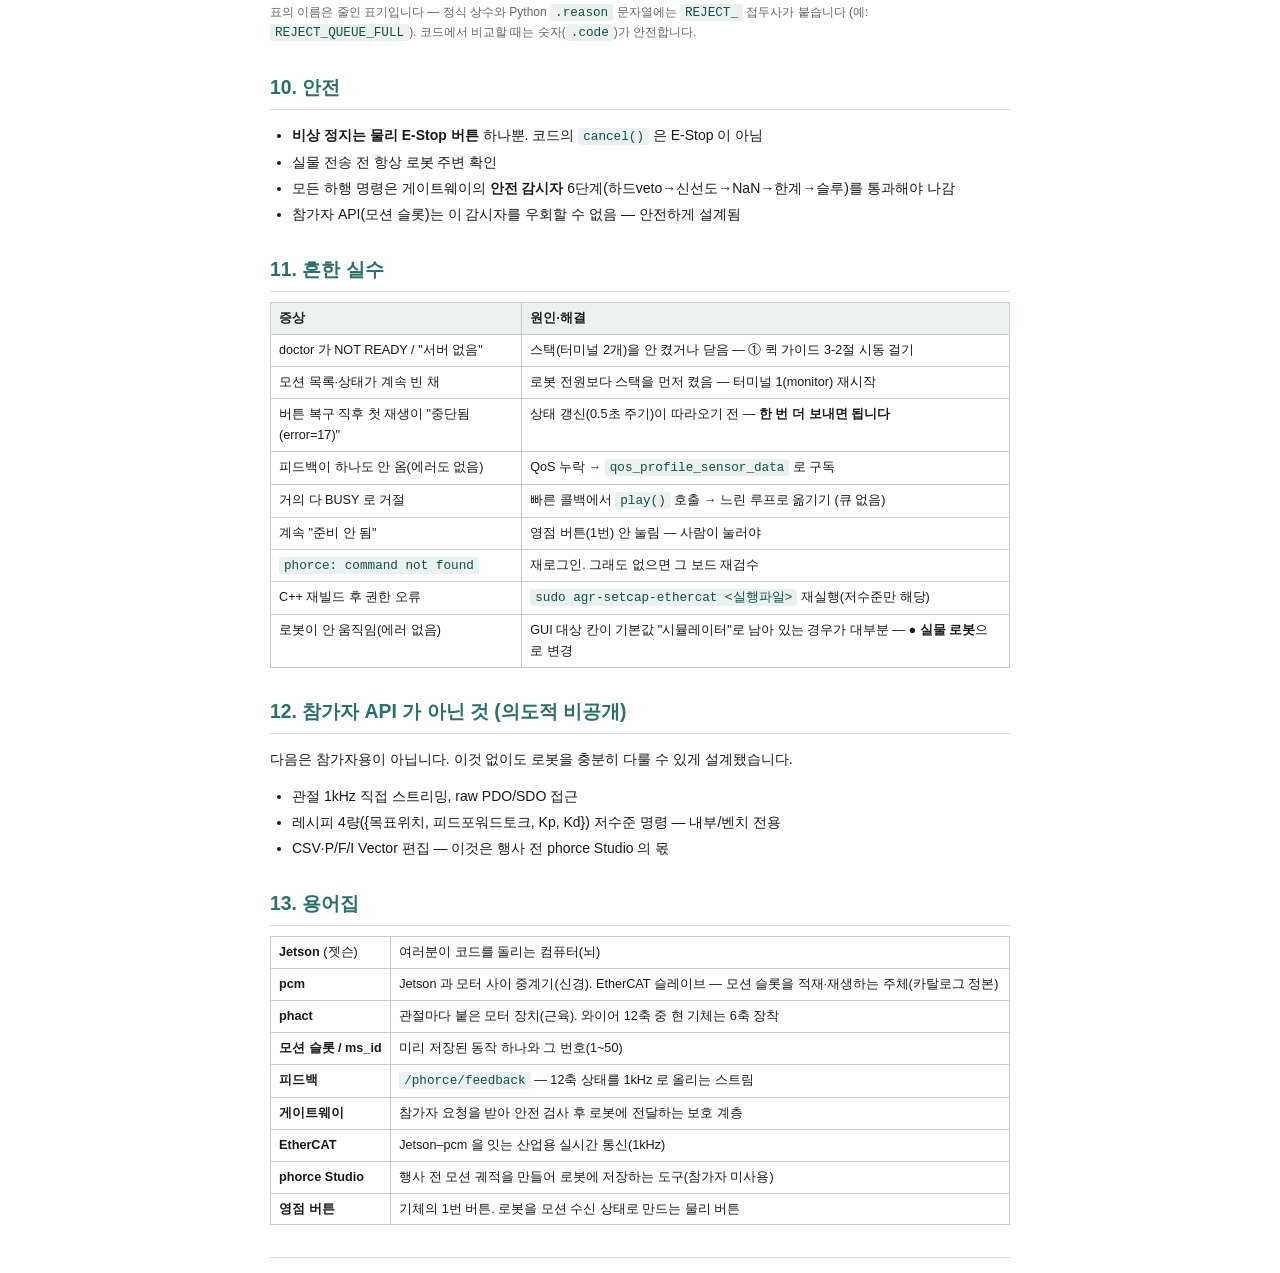
<file: robot-workspace/apriltag_recognition/documentts/03-manual.html>
<!DOCTYPE html>
<html lang="ko">
<head>
<meta charset="utf-8">
<title>phorce 매뉴얼 — 명령·API·인터페이스 참조</title>
<style>
  body { font-family: "Noto Sans CJK KR", sans-serif; font-size: 10.5pt; line-height: 1.65;
         color: #1a1a1a; max-width: 740px; margin: 0 auto; padding: 24px 28px; }
  h1 { font-size: 21pt; color: #2a6f6a; margin: 0 0 4px; border-bottom: 3px solid #2a6f6a; padding-bottom: 10px; }
  h2 { font-size: 14.5pt; color: #2a6f6a; margin: 28px 0 8px; border-bottom: 1px solid #d3e0df; padding-bottom: 5px; }
  h3 { font-size: 12pt; color: #333; margin: 18px 0 6px; }
  .lead { color: #555; font-size: 11pt; margin: 6px 0 16px; }
  code { font-family: "Noto Sans Mono CJK KR", monospace; font-size: 9.5pt;
         background: #eaf1f0; padding: 1px 5px; border-radius: 3px; color: #10514c; }
  pre { font-family: "Noto Sans Mono CJK KR", monospace; font-size: 9pt; background: #2b2b2b;
        color: #eee; padding: 11px 13px; border-radius: 6px; line-height: 1.5; white-space: pre-wrap; }
  pre code { background: none; color: #eee; padding: 0; }
  .box { border: 1px solid #ddd; border-left: 5px solid #888; background: #faf9f7;
         padding: 9px 13px; margin: 11px 0; border-radius: 4px; }
  .tip { border-left-color: #2c8a4a; background: #f0f7f2; }
  .warn { border-left-color: #d99000; background: #fdf7ea; }
  .stop { border-left-color: #c0392b; background: #fbeeec; }
  table { border-collapse: collapse; width: 100%; margin: 10px 0; font-size: 9.5pt; }
  th, td { border: 1px solid #ccc; padding: 5px 8px; text-align: left; vertical-align: top; }
  th { background: #eaf1f0; }
  .foot { margin-top: 32px; padding-top: 12px; border-top: 1px solid #ddd; color: #888; font-size: 9pt; }
  ul, ol { padding-left: 22px; }
  li { margin: 3px 0; }
  .toc { background: #f6f9f8; border: 1px solid #d3e0df; border-radius: 6px; padding: 10px 16px; font-size: 10pt; }
  .toc a { color: #2a6f6a; text-decoration: none; }
</style>
</head>
<body>

<h1>phorce 매뉴얼</h1>
<p class="lead">참가자가 쓰는 명령·API·인터페이스의 체계적 참조. 개념 설명은 퀵 가이드,
따라하기는 튜토리얼을 보세요. 이 문서는 "정확히 뭐가 있고 어떻게 부르나"의 사전입니다.</p>

<div class="toc">
<b>차례</b> &nbsp; 1. 시스템 개요 · 2. CLI · 3. GUI · 4. Python API · 5. C++ API ·
6. ROS 2 인터페이스 · 7. 피드백 필드 · 8. 모션 슬롯 계약 · 9. 거절 코드 ·
10. 안전 · 11. 흔한 실수 · 12. 참가자 API 가 아닌 것 · 13. 용어집
</div>

<h2>1. 시스템 개요</h2>
<p><b>Jetson</b>(젯슨, 여러분의 컴퓨터) — <b>pcm</b>(중계기) — <b>phact</b>(관절 모터 — 와이어 12축 중 6축 장착).
참가자가 만지는 표면은 <b>두 방향</b>뿐입니다.</p>
<ul>
  <li><b>⬆️ 피드백:</b> 로봇이 12축 상태를 <b>1kHz</b>(1초 1000번)로 올려보냄 (<code>/phorce/feedback</code>)</li>
  <li><b>⬇️ 모션 재생:</b> 참가자는 <b>모션 ID(1~50) 하나</b>를 보냄 → 미리 저장된 동작을 로봇이 재생</li>
</ul>
<p>모션 궤적은 행사 전 <b>phorce Studio</b>로 만들어 로봇(pcm)에 저장됩니다. 참가자 코드는
관절을 직접 제어하지 않고 <b>재생할 동작 번호만</b> 고릅니다.</p>

<h2>2. CLI 레퍼런스 — <code>phorce</code></h2>
<p>파이썬으로 만든 명령줄 도구. 서브커맨드는 <b>4개</b>입니다.</p>
<table>
  <tr><th>명령</th><th>하는 일</th><th>기본 타임아웃</th></tr>
  <tr><td><code>phorce doctor</code></td><td>게이트웨이·카탈로그·상태 진단 한 장</td><td>2초</td></tr>
  <tr><td><code>phorce list</code></td><td>재생 가능한 모션 목록 (정본 = 로봇 적재 슬롯)</td><td>5초</td></tr>
  <tr><td><code>phorce play &lt;id&gt;</code></td><td>모션 하나 재생, 완료까지 대기 (진행률 표시)</td><td>30초</td></tr>
  <tr><td><code>phorce status</code></td><td>모션 슬롯 상태 한 장 (읽기 전용)</td><td>2초</td></tr>
</table>
<p><b>공통 플래그</b> (모든 명령): <code>--target</code>(기본 <code>robot</code> = 실물 — 그대로 두면 됨),
<code>--namespace</code>, <code>--domain-id</code>, <code>--timeout &lt;초&gt;</code>, <code>--json</code>(기계 판독용).</p>
<p><b>종료 코드</b> (스크립트에서 유용):</p>
<table>
  <tr><th>코드</th><th>뜻</th><th>코드</th><th>뜻</th></tr>
  <tr><td><code>0</code></td><td>성공</td><td><code>3</code></td><td>게이트웨이 없음</td></tr>
  <tr><td><code>1</code></td><td>거부/실패/준비안됨</td><td><code>4</code></td><td>타임아웃</td></tr>
  <tr><td><code>2</code></td><td>사용법 오류</td><td><code>5</code></td><td>BUSY (요청 폐기, 큐 없음)</td></tr>
  <tr><td colspan="2"></td><td><code>130</code></td><td>사용자 취소(Ctrl+C)</td></tr>
</table>
<div class="tip box"><code>phorce list</code> 의 목록은 젯슨 파일이 아니라 <b>로봇이 실제 적재한
슬롯</b>(0x4202 비트맵)입니다. 목록에 뜨면 재생 가능, 안 뜨면 불가.</div>

<h2>3. GUI — <code>phorce-console</code></h2>
<p>관측·전송용 샘플 화면 (PyQt5). 실행: <code>phorce-console</code>. 별도 API 가 아니라
참가자와 <b>똑같은 모션 액션</b>을 부르는 ROS 2 노드입니다.</p>
<ul>
  <li>12축 위치/속도/전류/온도 관측, 시계열 그래프(동시 8채널), 신선도·E-Stop·EtherCAT 상태</li>
  <li>모션 슬롯 버튼 전송 — <b>대상 칸을 ● 실물 로봇으로 바꿔 사용</b> (기본값 "시뮬레이터"는
      이 행사에서 쓰지 않음). 실물 선택 시 테두리 빨강 + 버튼 <b>[실물 전송]</b> + 경고문 (3중 동시)</li>
  <li>자동 반복 재생 기능 없음. <code>python3-pyqtgraph</code> 없으면 그래프만 비활성(관측·전송은 동작)</li>
</ul>

<h2>4. Python API</h2>
<p>여기는 요약입니다 — <b>전체 시그니처·클래스별 메서드·필드 사전은
<a href="04-api-reference.html#py">04-api-reference 의 Python 탭</a></b>을 보세요.</p>
<h3>4-1. <code>phorce</code> 파사드 (권장, 가장 쉬움)</h3>
<pre><code>import phorce
with phorce.connect() as robot:          # 기본 target=robot(실물) — 그대로 쓰면 됨
    result = robot.play(1)               # 완료까지 블로킹
    print(result.ok)                     # ★ 속성(attribute)입니다. ok() 아님
    for m in robot.motions():            # 카탈로그 순회
        print(m.id, m.name)
    handle = robot.play_async(2, on_feedback=cb)   # 비동기
    handle.wait(timeout=30)</code></pre>
<p><b>공개 심볼:</b> <code>connect</code>, <code>doctor</code>, <code>Robot</code>, <code>Target</code>,
<code>Motions</code>, <code>Motion</code>, <code>Catalog</code>, <code>Feedback</code>, <code>Status</code>,
<code>PlayHandle</code>, <code>PlayResult</code>.<br>
<b>예외:</b> <code>PhorceError</code>(최상위), <code>PhorceUnavailable</code>, <code>MotionBusy</code>,
<code>MotionRejected</code>, <code>MotionAborted</code>.<br>
<b>상수:</b> <code>MIN_MOTION_ID</code>(1), <code>MAX_MOTION_ID</code>(50), <code>NO_MOTION_ID</code>(0).</p>
<div class="tip box">거절/실패는 조용히 지나가지 않고 <b>예외</b>로 옵니다. <code>try/except</code> 로
<code>MotionBusy</code>(기다림) / <code>MotionRejected</code>(사람 개입)만 구분하면 충분합니다.</div>

<h3>4-2. 표준 rclpy (직접 구독)</h3>
<pre><code>from rclpy.qos import qos_profile_sensor_data     # ★ 필수
from agx_msgs.msg import PhorceFeedback
node.create_subscription(PhorceFeedback, "/phorce/feedback", cb, qos_profile_sensor_data)</code></pre>
<div class="stop box"><b>QoS 함정:</b> <code>/phorce/feedback</code> 는 반드시
<code>qos_profile_sensor_data</code>(best-effort)로 구독. 기본 reliable 로 하면 에러 없이
<b>한 개도 안 옵니다.</b></div>

<h2>5. C++ API — <code>phorce_cpp::motion_client</code></h2>
<p>여기는 요약입니다 — <b>전체 시그니처와 구조체 필드는
<a href="04-api-reference.html#cpp">04-api-reference 의 C++ 탭</a></b>을 보세요.</p>
<pre><code>find_package(phorce_cpp REQUIRED)
target_link_libraries(x phorce_cpp::motion_client)   // 공개 의존: rclcpp, rclcpp_action, agx_msgs</code></pre>
<table>
  <tr><th>타입 / 메서드</th><th>설명</th></tr>
  <tr><td><code>MotionClient::attach(node, Target)</code></td><td>클라이언트 생성. 스스로 spin 안 함(executor 는 호출자 몫)</td></tr>
  <tr><td><code>play_async(id, cb={})</code></td><td>동작 요청 → <code>shared_ptr&lt;PlayOperation&gt;</code></td></tr>
  <tr><td><code>motions_async()</code></td><td>카탈로그 조회 → future</td></tr>
  <tr><td><code>latest_status()</code>, <code>action_ready()</code>, <code>wait_for_action_server()</code></td><td>상태·준비 확인</td></tr>
  <tr><td><code>PlayOperation::result()</code></td><td><code>shared_future&lt;PlayResult&gt;</code></td></tr>
  <tr><td><code>PlayOperation::cancel()</code></td><td>취소 (E-Stop 아님 — 실물에선 거부될 수 있음)</td></tr>
  <tr><td><code>PlayResult::ok()</code></td><td>성공 여부</td></tr>
  <tr><td><code>PlayResult::busy()</code></td><td><b>큐 가득참(코드 5)일 때만 참</b> → 재시도 루프 조건</td></tr>
  <tr><td><code>PlayResult::needs_operator()</code></td><td>코드 12·13 (사람이 버튼)</td></tr>
  <tr><td><code>Target::robot()</code></td><td>대상 선택 (기본값 — 실물)</td></tr>
</table>
<p><b>상수:</b> <code>kMinMotionId=1</code>, <code>kMaxMotionId=50</code>, <code>kNoMotionId=0</code>,
<code>kMaxSequenceLength=1</code>, <code>kStateFreshLimitMs=1500</code>.</p>
<div class="warn box">콜백 안에서 <code>future.get()</code> 으로 블로킹하지 마세요(자기 자신을 굶깁니다).
타이머/루프에서 <code>wait_for(0ms)</code> 로 논블로킹 확인하세요.</div>

<h2>6. ROS 2 인터페이스</h2>
<table>
  <tr><th>이름</th><th>종류 / 타입</th><th>속도·QoS</th><th>용도</th></tr>
  <tr><td><code>/phorce/feedback</code></td><td>topic · <code>PhorceFeedback</code></td><td>1kHz · sensor_data</td><td>⬆️ 12축 실시간 상태 (참가자 입력)</td></tr>
  <tr><td><code>/phorce/status</code></td><td>topic · <code>PhorceStatus</code></td><td>10Hz · reliable</td><td>모드·지터·카운터 요약</td></tr>
  <tr><td><code>/phorce/motion_window</code></td><td>topic · <code>MotionWindowStatus</code></td><td>2Hz · latched</td><td>적재 슬롯 비트맵·busy 등</td></tr>
  <tr><td><code>…/play_motion_sequence</code></td><td>action · <code>PlayMotionSequence</code></td><td>—</td><td>⬇️ <b>참가자 유일 구동 API</b></td></tr>
  <tr><td><code>…/motion_slot_state</code></td><td>topic · <code>MotionSlotState</code></td><td>—</td><td>모션 슬롯 상태 (읽기 전용, 폴링→발사 금지)</td></tr>
  <tr><td><code>~/list_motion_slots</code></td><td>service · <code>ListMotionSlots</code></td><td>—</td><td>카탈로그 조회</td></tr>
</table>
<p>Raw 액션 호출 (파사드 없이, CLI 와 동일 경로):</p>
<pre><code>ros2 action send_goal /motion_action_server/play_motion_sequence \
  agx_msgs/action/PlayMotionSequence "{motion_ids: [1], stop_on_error: true}" -f</code></pre>

<h2>7. 피드백 필드 (<code>PhorceFeedback</code> / <code>AxisFeedback[12]</code>)</h2>
<p><b>프레임당:</b> <code>stamp</code>, <code>wkc</code>, <code>tx_cycle_seq</code>, <code>axis_valid_mask</code>,
<code>axis_stale_mask</code>, <code>axis_oper_mask</code>, <code>axis_fault_mask</code>, <code>am_rx_age_ms</code>, <code>status_flags</code>, <code>axis[12]</code>.</p>
<table>
  <tr><th>축당 필드</th><th>뜻</th></tr>
  <tr><td><code>position_rad</code> / <code>velocity_rad_s</code></td><td>관절 각도(rad) / 각속도(rad/s)</td></tr>
  <tr><td><code>current_a</code> / <code>dob_a</code></td><td>모터 전류(A) / 외란 추정(A)</td></tr>
  <tr><td><code>bus_v</code> / <code>temp_c</code></td><td>전압(V) / 온도(°C)</td></tr>
  <tr><td><code>kp_echo</code> / <code>kd_echo</code></td><td>적용 중 게인 되울림 (<code>kp</code>=A/rad, <code>kd</code>=A/(rad/s) — 전류 도메인)</td></tr>
  <tr><td><code>valid</code></td><td><b>이 축을 믿어도 되는 유일한 양(+)의 증거.</b> <code>!stale</code> 로 대체 금지</td></tr>
  <tr><td><code>oper</code> / <code>stale</code> / <code>fault</code></td><td>운전중 / 오래됨 / 결함</td></tr>
</table>

<h2>8. 모션 슬롯 계약</h2>
<ul>
  <li>재생 가능 ID: <b><code>1..50</code></b></li>
  <li><code>0</code> = no-motion sentinel — <b><code>play(0)</code> 금지</b></li>
  <li><code>motion_00.csv</code> = 템플릿, 카탈로그·재생에서 제외</li>
  <li>요청 하나당 ID 하나 (<code>max_sequence_length = 1</code>)</li>
  <li>카탈로그 정본 = <b>로봇(pcm)</b> 이 적재한 슬롯. 젯슨 파일 아님</li>
</ul>

<h2>9. 거절 코드 (<code>PlayMotionSequence</code> reject_reason)</h2>
<table>
  <tr><th>코드</th><th>이름</th><th>대응</th></tr>
  <tr><td>5</td><td>QUEUE_FULL / BUSY</td><td><b>기다리면 풀림.</b> 재시도 루프는 이 코드에서만</td></tr>
  <tr><td>12</td><td>NOT_READY_FOR_MOTION</td><td><b>사람:</b> 영점 버튼(1번) 0.6초 → 3초 대기</td></tr>
  <tr><td>13</td><td>RECOVERY_REQUIRED</td><td><b>사람:</b> 2번 버튼 파킹 → 다시 영점</td></tr>
  <tr><td>4</td><td>MOTION_ID_NOT_LOADED</td><td><code>phorce list</code> 에 있는 id 사용</td></tr>
  <tr><td>3</td><td>MOTION_ID_RANGE</td><td>1~50 범위로</td></tr>
  <tr><td>6·11</td><td>MASTER_NOT_OP·AXIS_NOT_OPERATIONAL</td><td>EtherCAT/축 상태 확인 (배선·전원)</td></tr>
  <tr><td>0·1·2·7·8·9·10</td><td>NONE/EMPTY/TOO_LONG/COMMAND_SOURCE/STATE_STALE/SUPERVISOR_VETO/CONTRACT_NOT_ACTIVE</td><td>요청 형식·상태 문제 — 메시지 detail 참조</td></tr>
</table>
<div class="warn box"><b>재시도 루프는 코드 5(BUSY)에서만</b> 돌리세요. 12·13 은 기다려도
안 풀립니다 — 사람이 버튼을 눌러야 합니다.</div>
<p style="font-size:9pt;color:#666">표의 이름은 줄인 표기입니다 — 정식 상수와 Python
<code>.reason</code> 문자열에는 <code>REJECT_</code> 접두사가 붙습니다
(예: <code>REJECT_QUEUE_FULL</code>). 코드에서 비교할 때는 숫자(<code>.code</code>)가 안전합니다.</p>

<h2>10. 안전</h2>
<ul>
  <li><b>비상 정지는 물리 E-Stop 버튼</b> 하나뿐. 코드의 <code>cancel()</code> 은 E-Stop 이 아님</li>
  <li>실물 전송 전 항상 로봇 주변 확인</li>
  <li>모든 하행 명령은 게이트웨이의 <b>안전 감시자</b> 6단계(하드veto→신선도→NaN→한계→슬루)를 통과해야 나감</li>
  <li>참가자 API(모션 슬롯)는 이 감시자를 우회할 수 없음 — 안전하게 설계됨</li>
</ul>

<h2>11. 흔한 실수</h2>
<table>
  <tr><th>증상</th><th>원인·해결</th></tr>
  <tr><td>doctor 가 NOT READY / "서버 없음"</td><td>스택(터미널 2개)을 안 켰거나 닫음 — ① 퀵 가이드 3-2절 시동 걸기</td></tr>
  <tr><td>모션 목록·상태가 계속 빈 채</td><td>로봇 전원보다 스택을 먼저 켰음 — 터미널 1(monitor) 재시작</td></tr>
  <tr><td>버튼 복구 직후 첫 재생이 "중단됨(error=17)"</td><td>상태 갱신(0.5초 주기)이 따라오기 전 — <b>한 번 더 보내면 됩니다</b></td></tr>
  <tr><td>피드백이 하나도 안 옴(에러도 없음)</td><td>QoS 누락 → <code>qos_profile_sensor_data</code> 로 구독</td></tr>
  <tr><td>거의 다 BUSY 로 거절</td><td>빠른 콜백에서 <code>play()</code> 호출 → 느린 루프로 옮기기 (큐 없음)</td></tr>
  <tr><td>계속 "준비 안 됨"</td><td>영점 버튼(1번) 안 눌림 — 사람이 눌러야</td></tr>
  <tr><td><code>phorce: command not found</code></td><td>재로그인. 그래도 없으면 그 보드 재검수</td></tr>
  <tr><td>C++ 재빌드 후 권한 오류</td><td><code>sudo agr-setcap-ethercat &lt;실행파일&gt;</code> 재실행(저수준만 해당)</td></tr>
  <tr><td>로봇이 안 움직임(에러 없음)</td><td>GUI 대상 칸이 기본값 "시뮬레이터"로 남아 있는 경우가 대부분 — <b>● 실물 로봇</b>으로 변경</td></tr>
</table>

<h2>12. 참가자 API 가 아닌 것 (의도적 비공개)</h2>
<p>다음은 참가자용이 아닙니다. 이것 없이도 로봇을 충분히 다룰 수 있게 설계됐습니다.</p>
<ul>
  <li>관절 1kHz 직접 스트리밍, raw PDO/SDO 접근</li>
  <li>레시피 4량({목표위치, 피드포워드토크, Kp, Kd}) 저수준 명령 — 내부/벤치 전용</li>
  <li>CSV·P/F/I Vector 편집 — 이것은 행사 전 phorce Studio 의 몫</li>
</ul>

<h2>13. 용어집</h2>
<table>
  <tr><td><b>Jetson</b> (젯슨)</td><td>여러분이 코드를 돌리는 컴퓨터(뇌)</td></tr>
  <tr><td><b>pcm</b></td><td>Jetson 과 모터 사이 중계기(신경). EtherCAT 슬레이브 — 모션 슬롯을 적재·재생하는 주체(카탈로그 정본)</td></tr>
  <tr><td><b>phact</b></td><td>관절마다 붙은 모터 장치(근육). 와이어 12축 중 현 기체는 6축 장착</td></tr>
  <tr><td><b>모션 슬롯 / ms_id</b></td><td>미리 저장된 동작 하나와 그 번호(1~50)</td></tr>
  <tr><td><b>피드백</b></td><td><code>/phorce/feedback</code> — 12축 상태를 1kHz 로 올리는 스트림</td></tr>
  <tr><td><b>게이트웨이</b></td><td>참가자 요청을 받아 안전 검사 후 로봇에 전달하는 보호 계층</td></tr>
  <tr><td><b>EtherCAT</b></td><td>Jetson–pcm 을 잇는 산업용 실시간 통신(1kHz)</td></tr>
  <tr><td><b>phorce Studio</b></td><td>행사 전 모션 궤적을 만들어 로봇에 저장하는 도구(참가자 미사용)</td></tr>
  <tr><td><b>영점 버튼</b></td><td>기체의 1번 버튼. 로봇을 모션 수신 상태로 만드는 물리 버튼</td></tr>
</table>

<p class="foot">phorce 해커톤 참가자 문서 ③ 매뉴얼 — 함께 보기: ① 퀵 가이드 · ② 튜토리얼 ·
④ API 레퍼런스(함수·필드 사전) · ⑤ 시스템 안내</p>

</body>
</html>
</file>
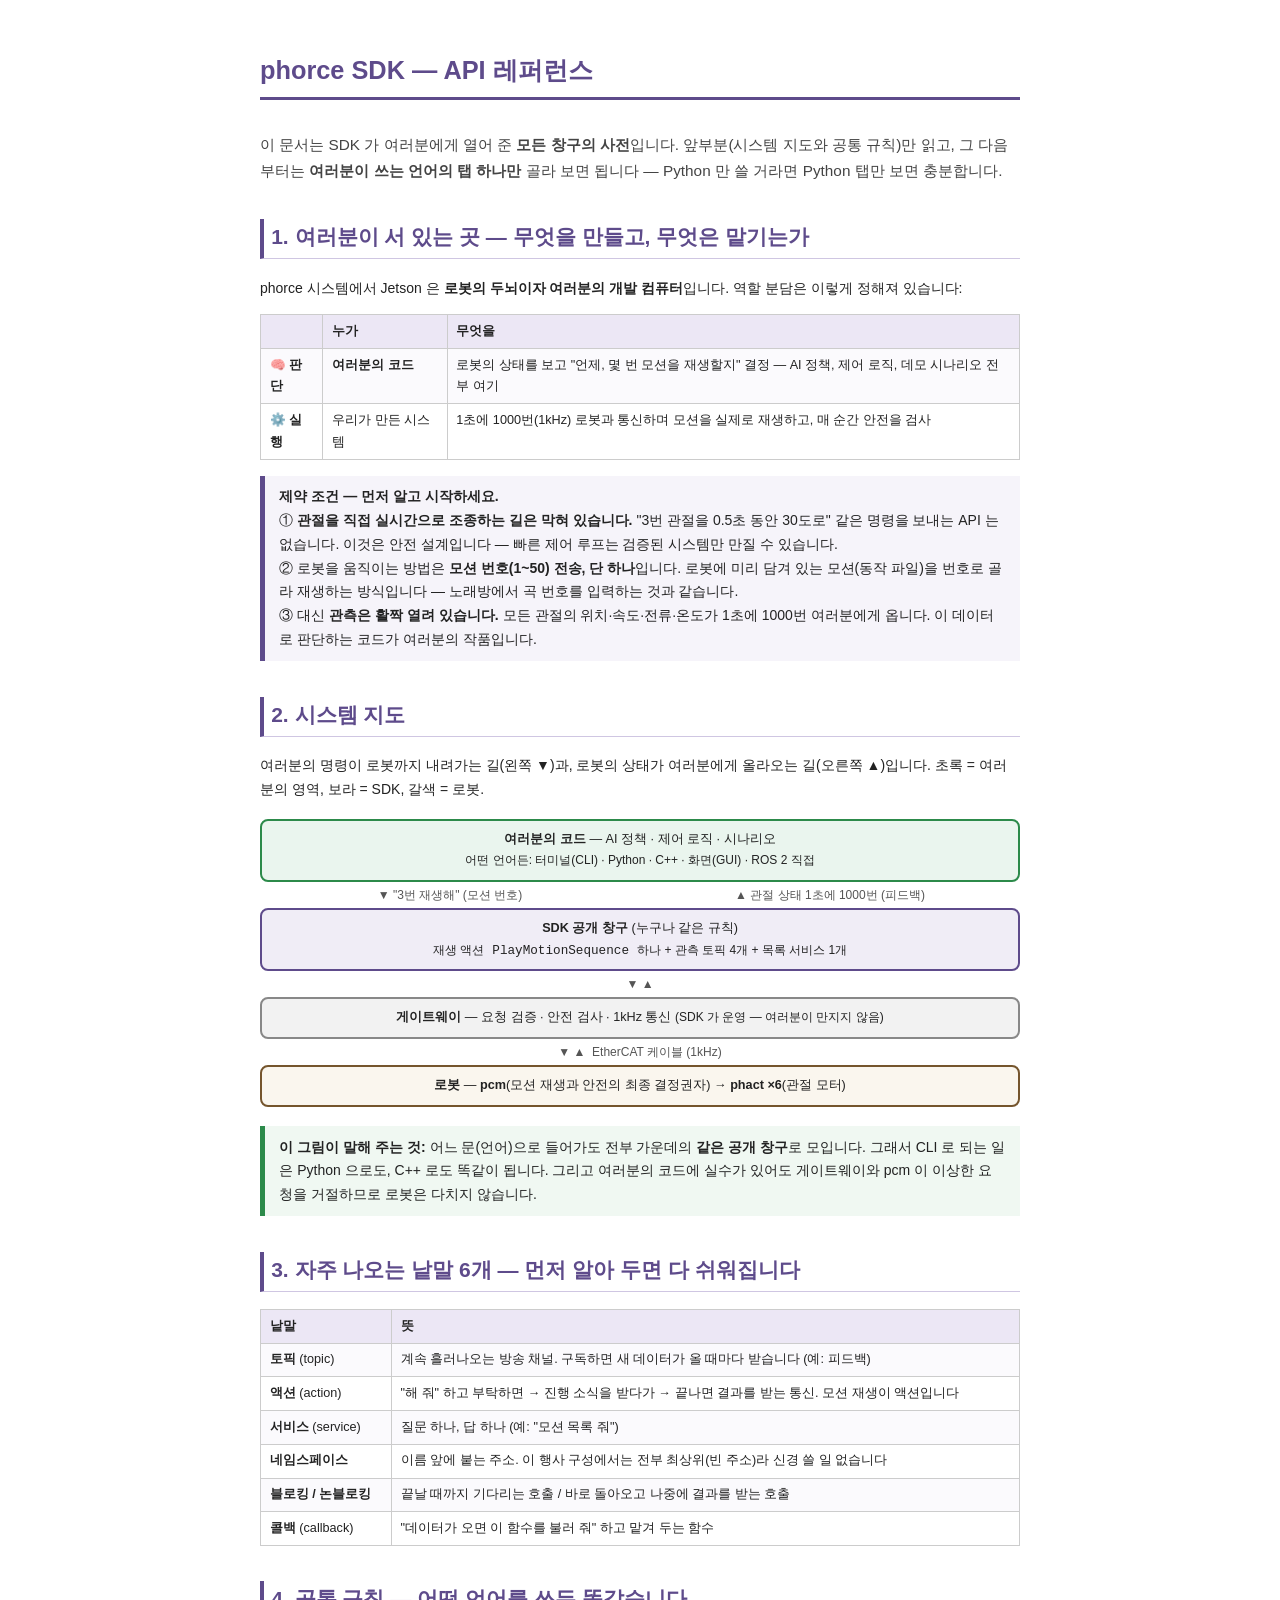
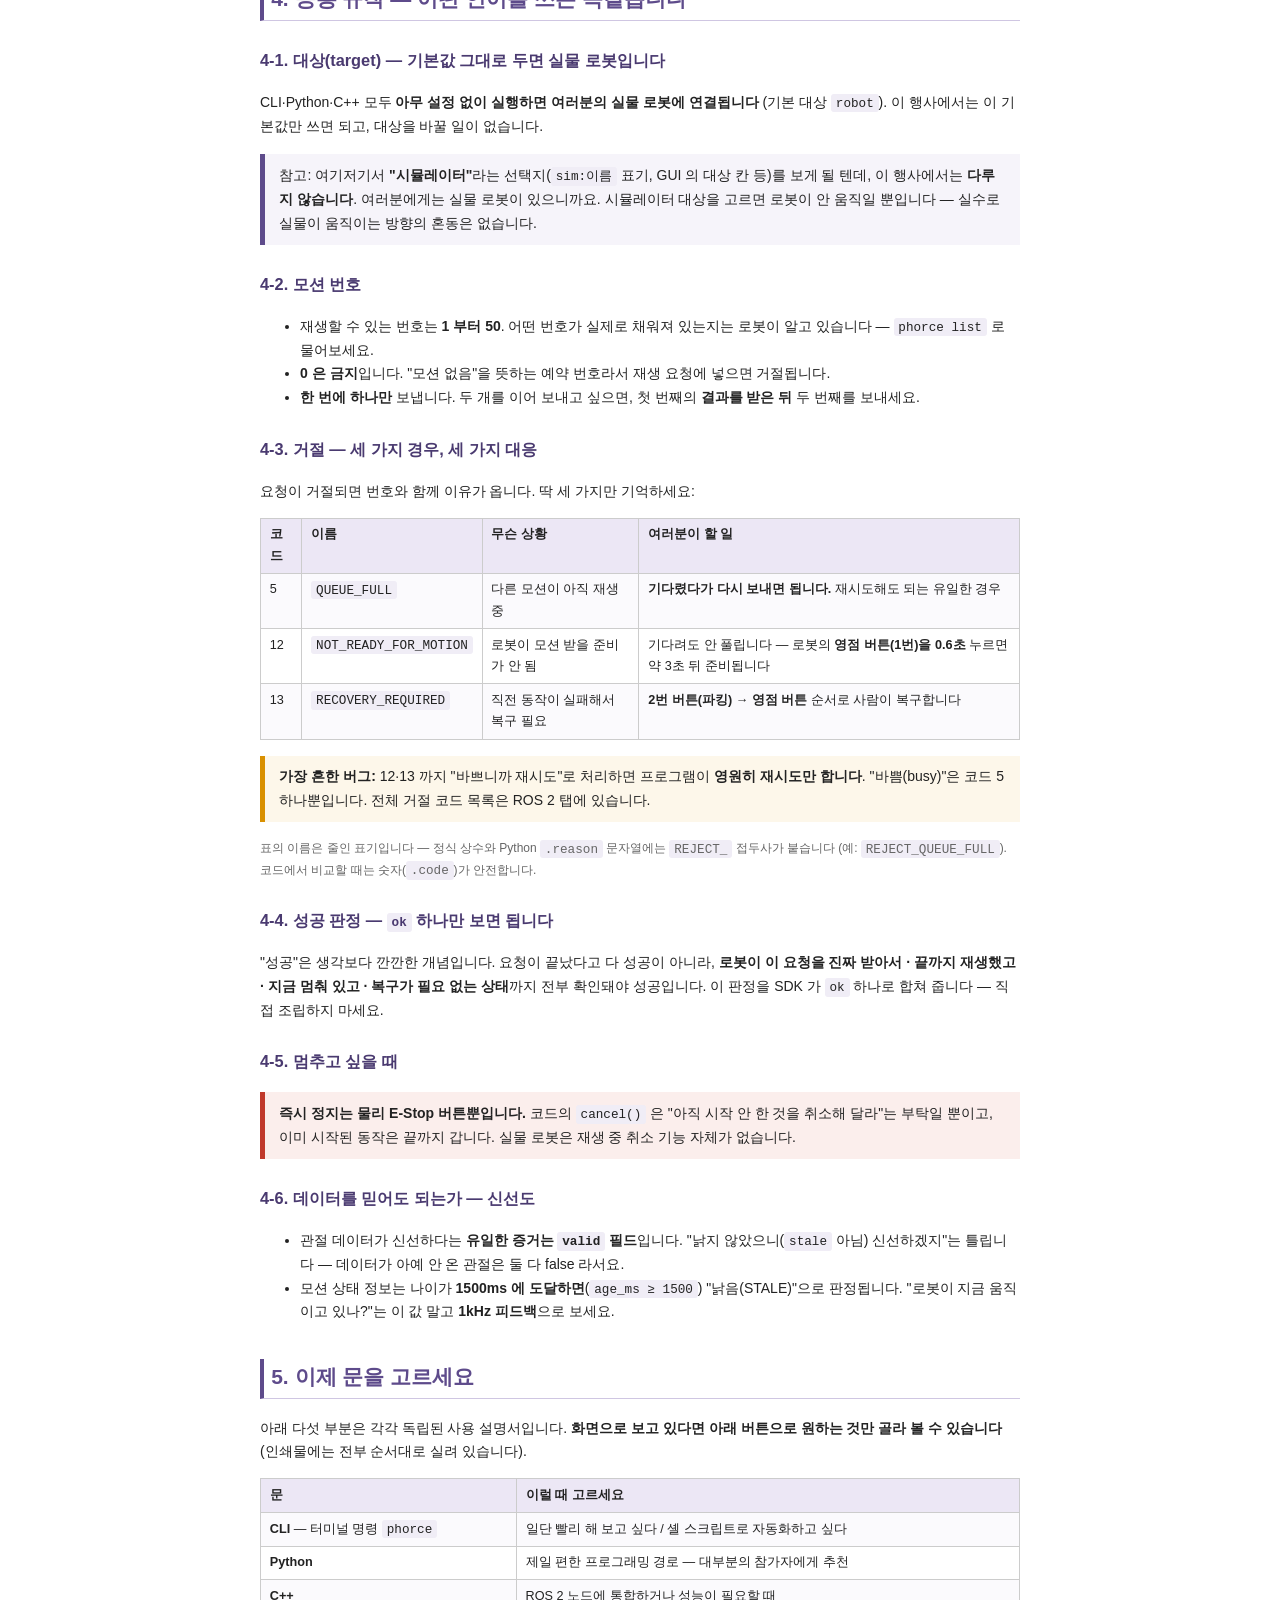
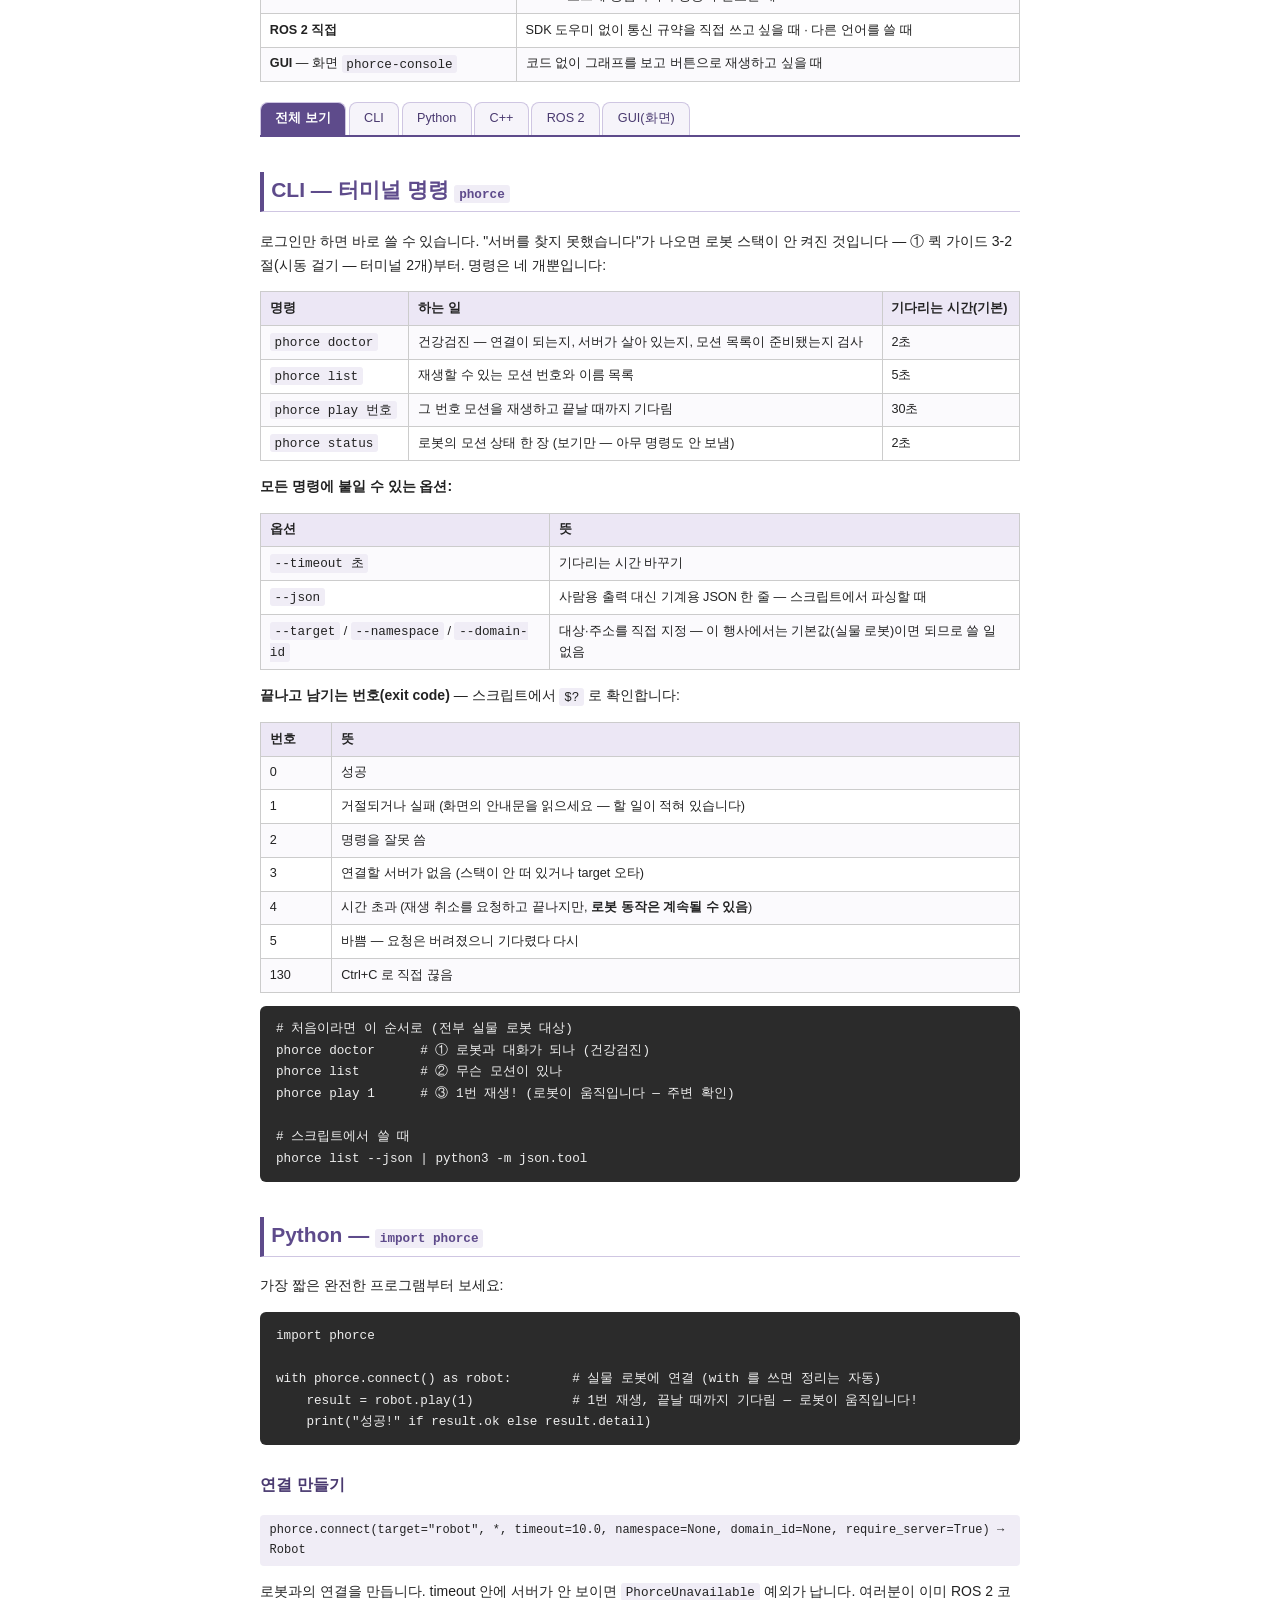
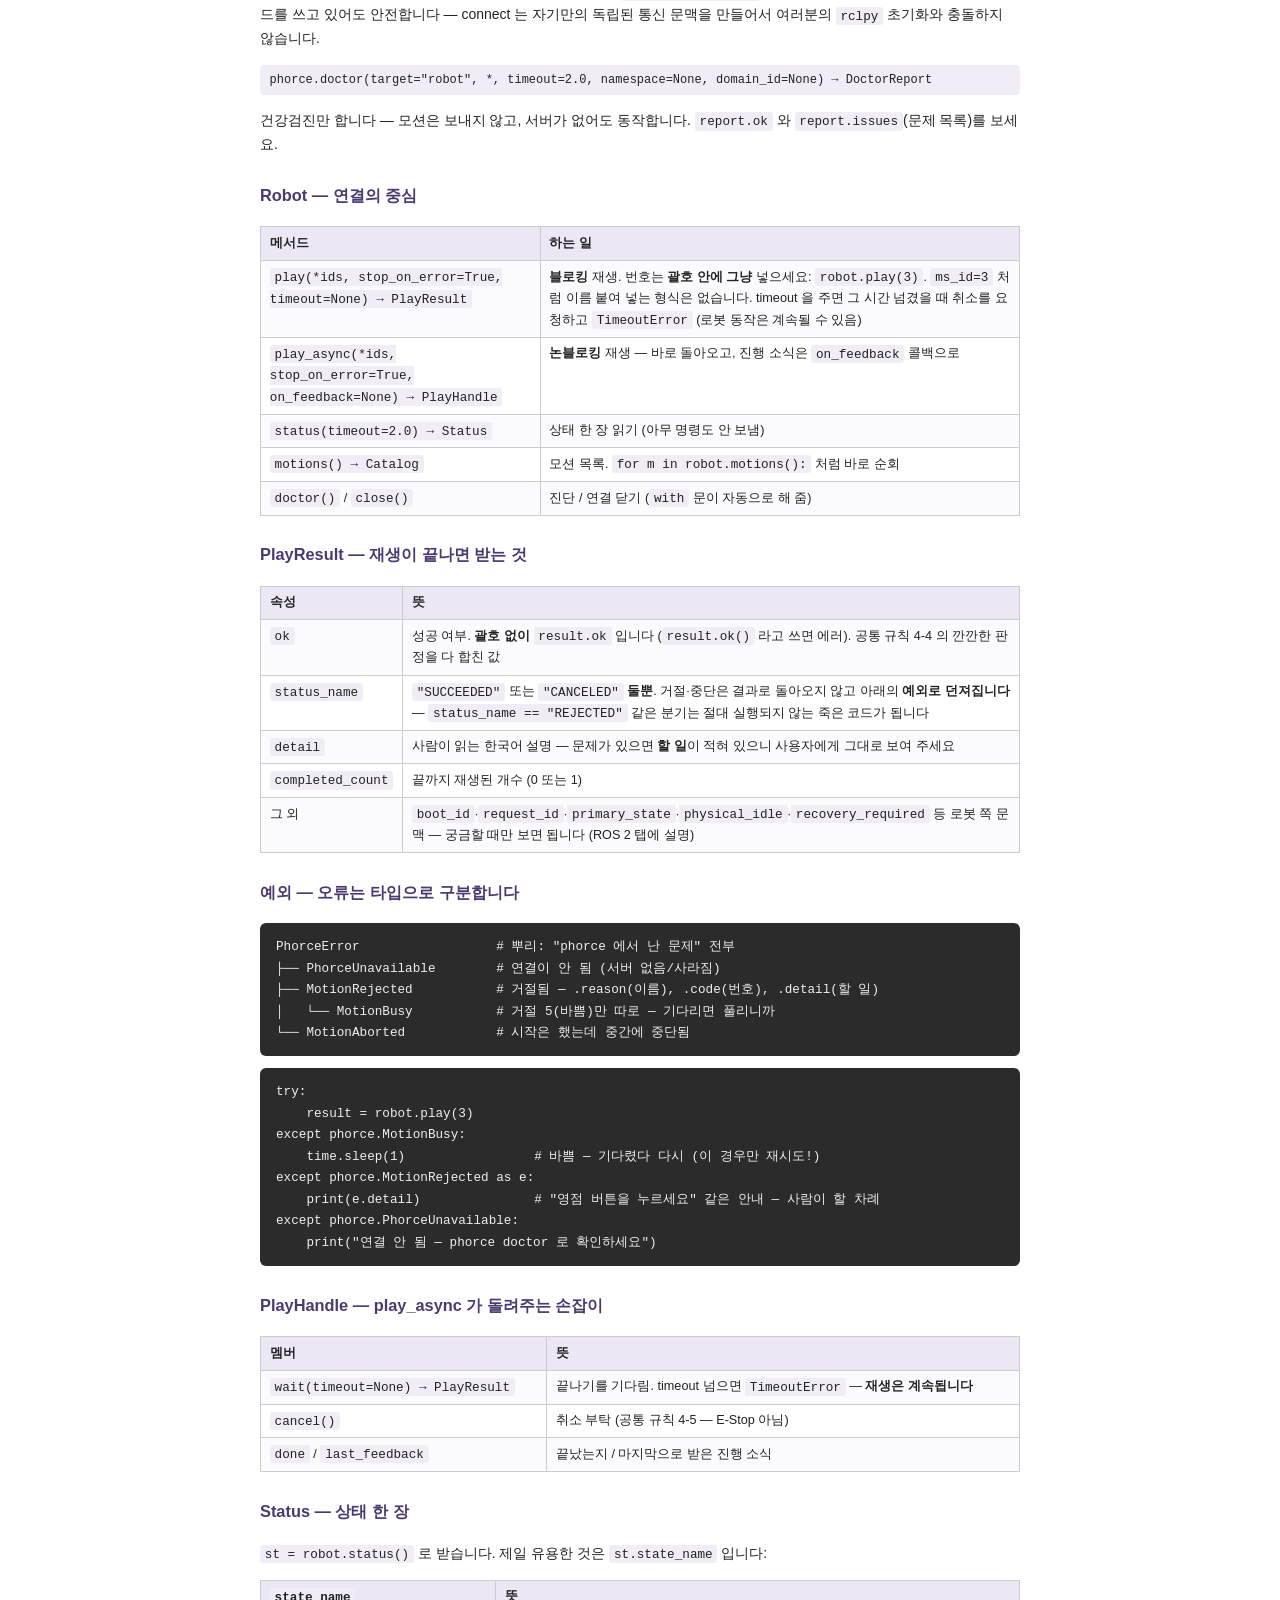
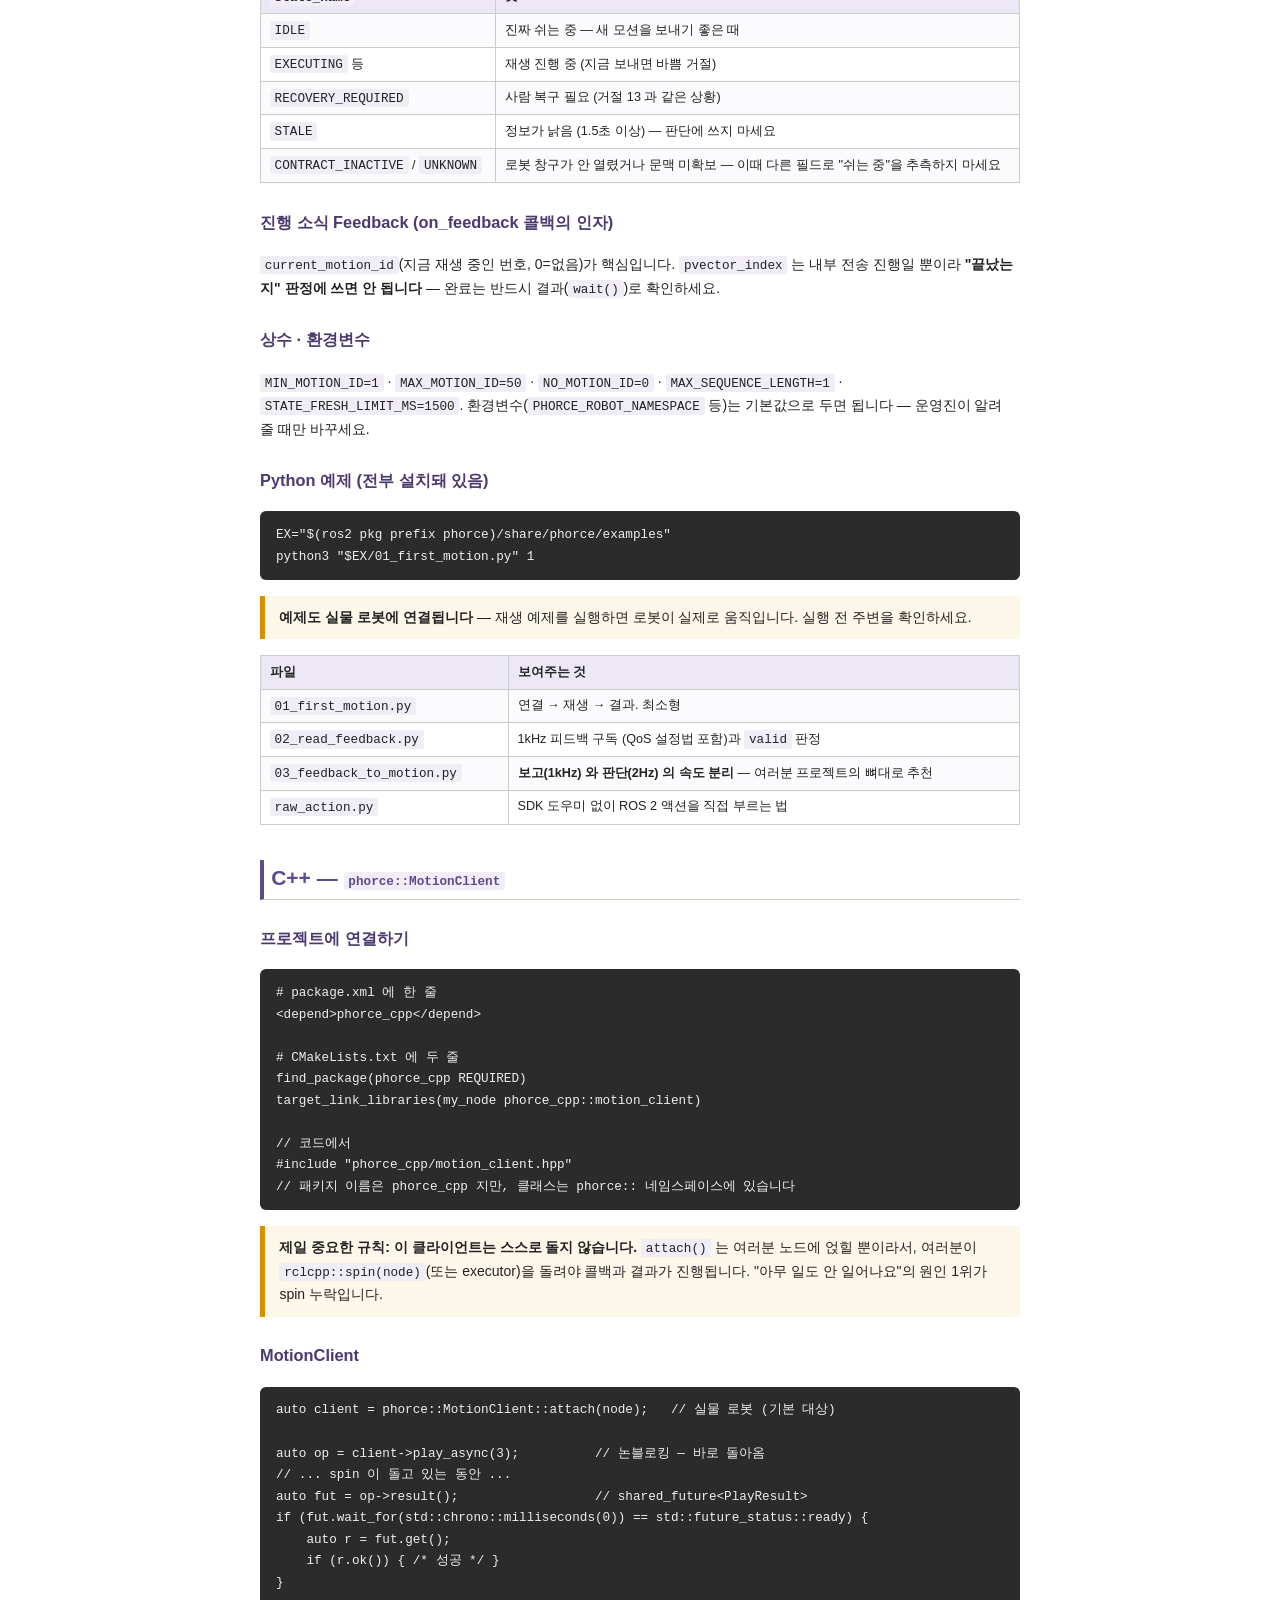
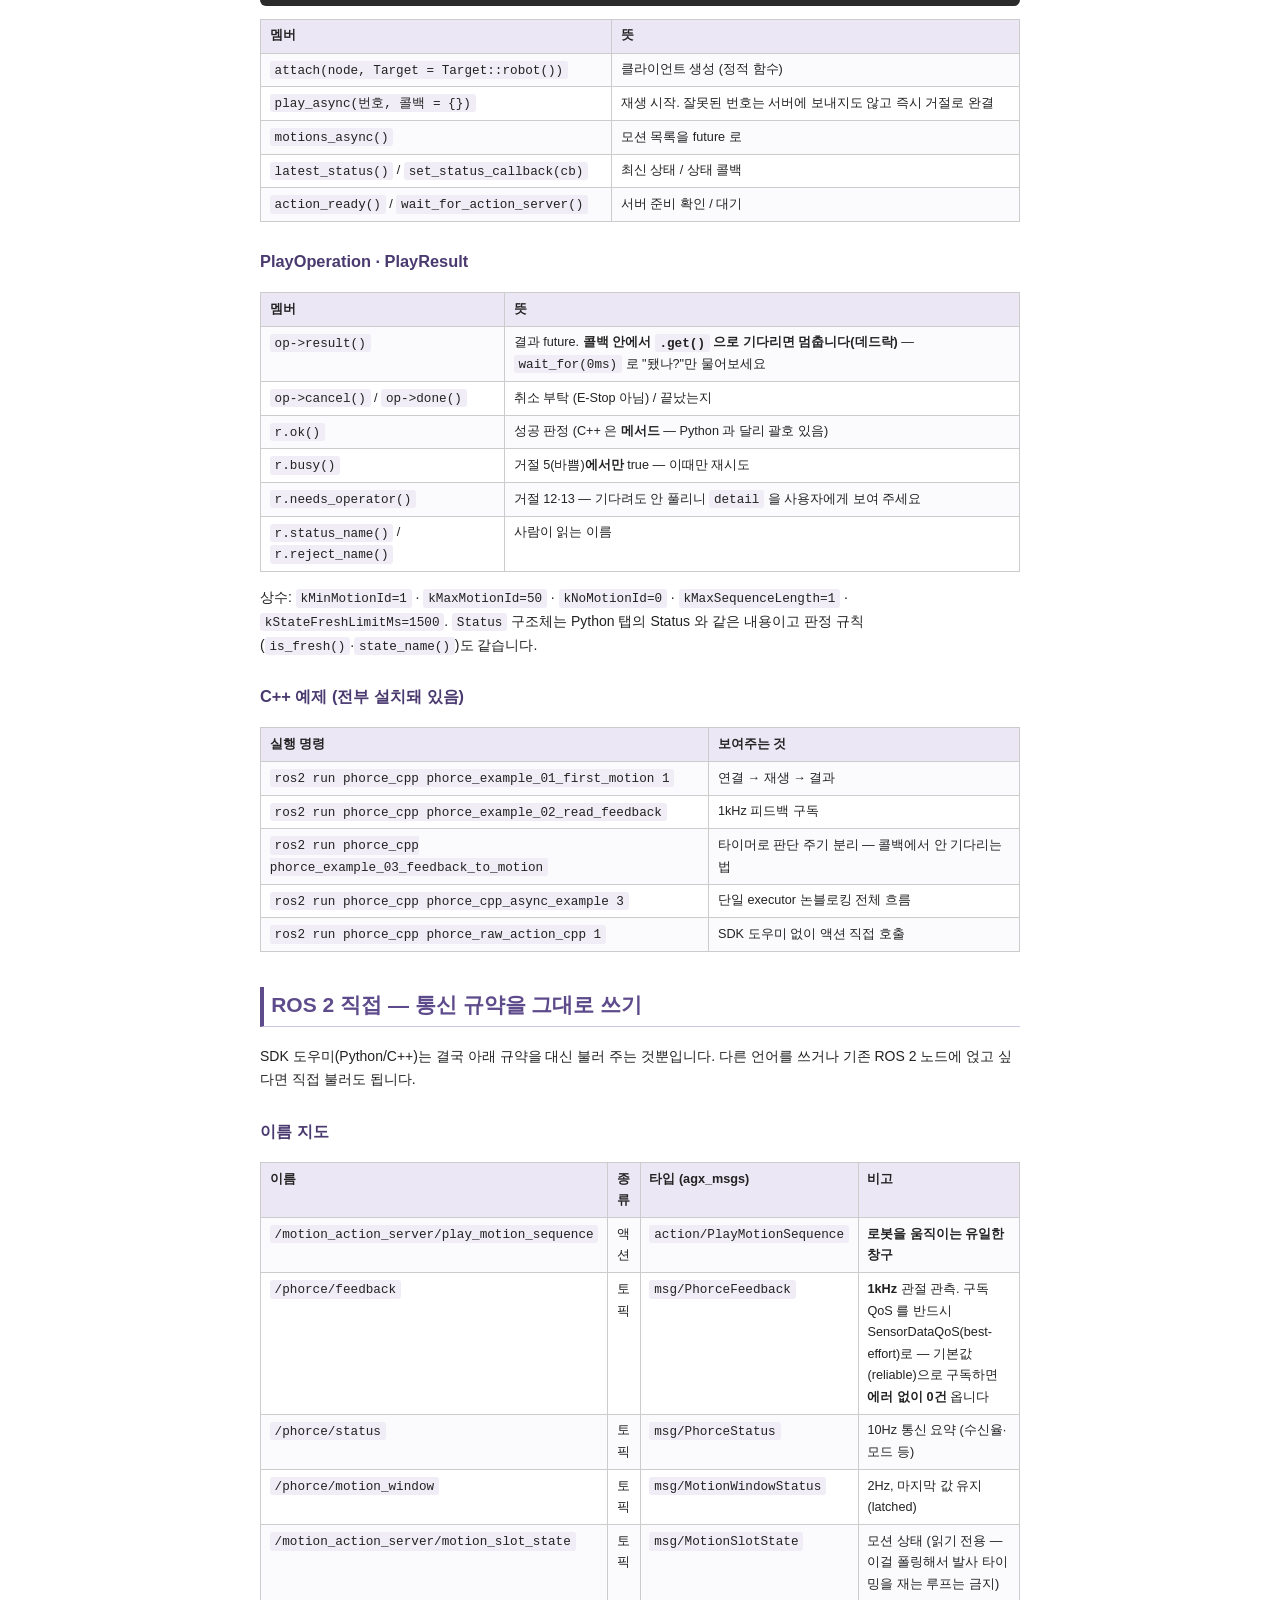
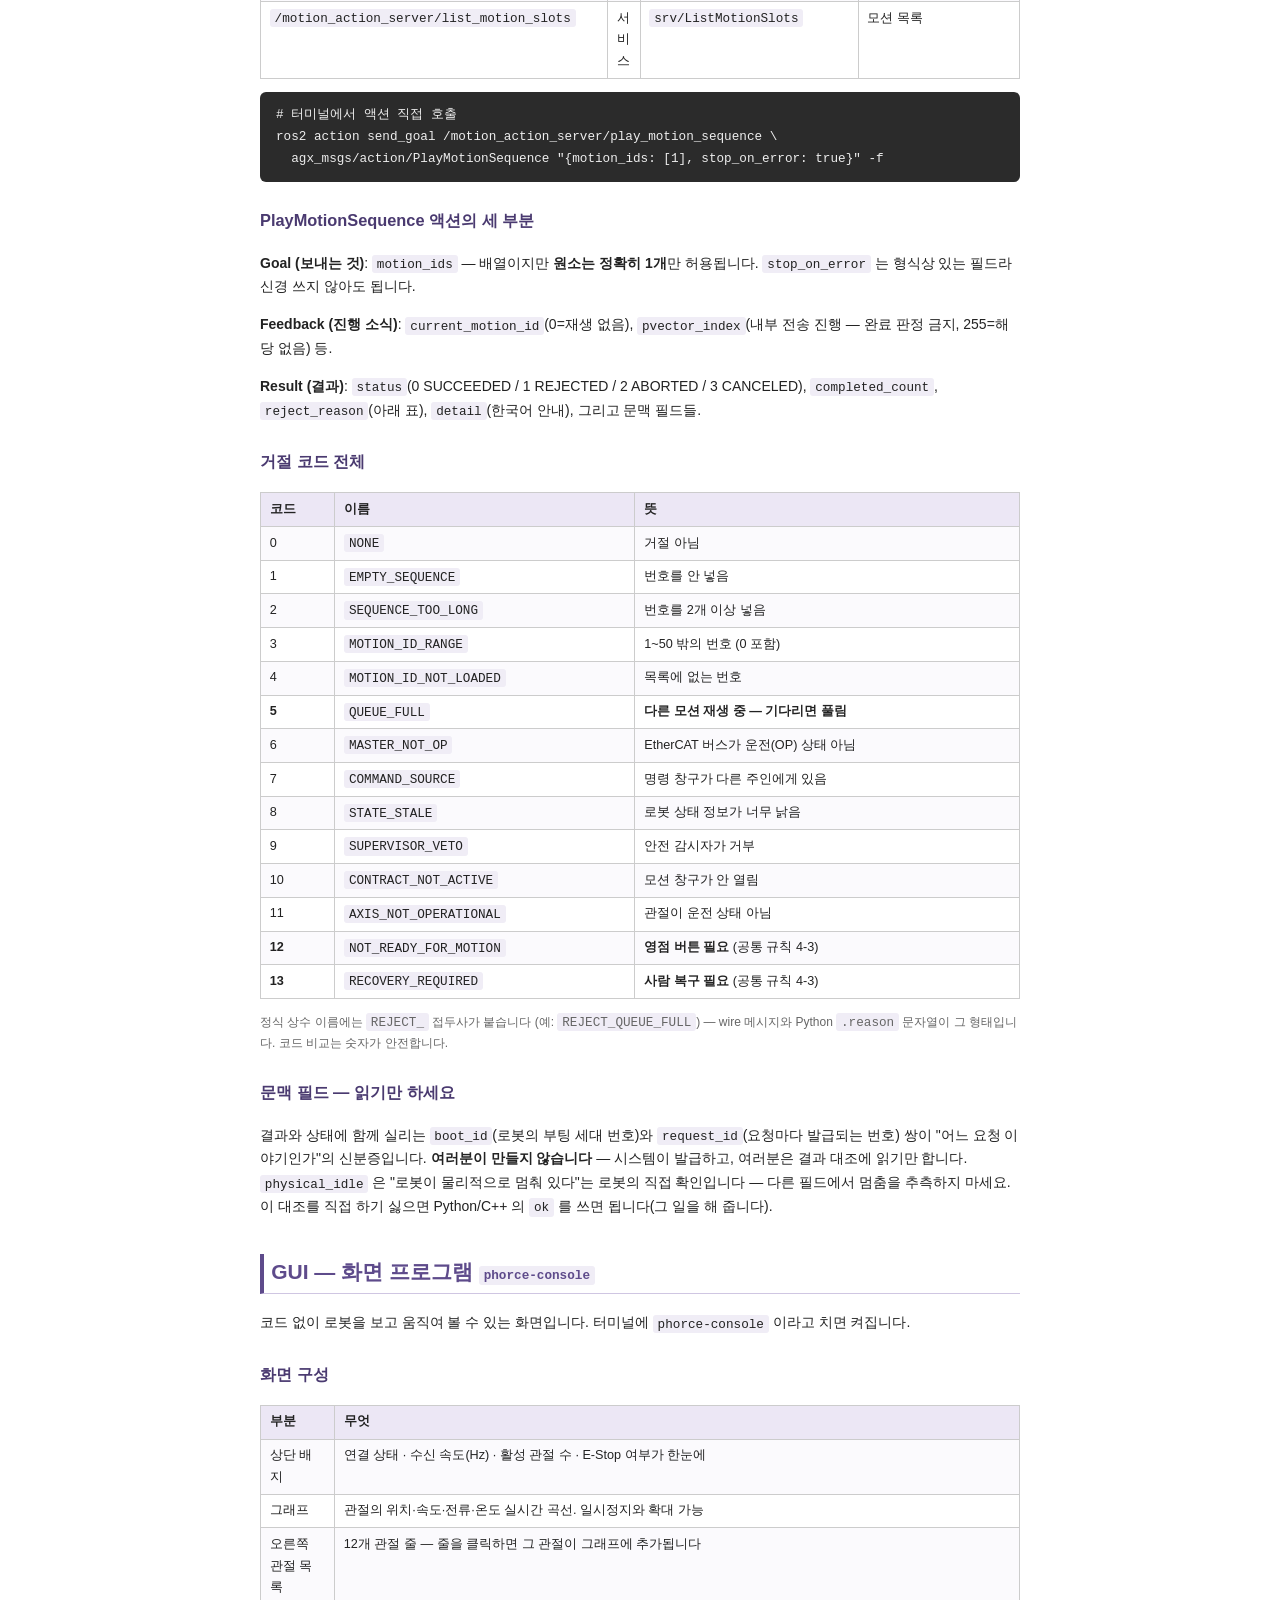
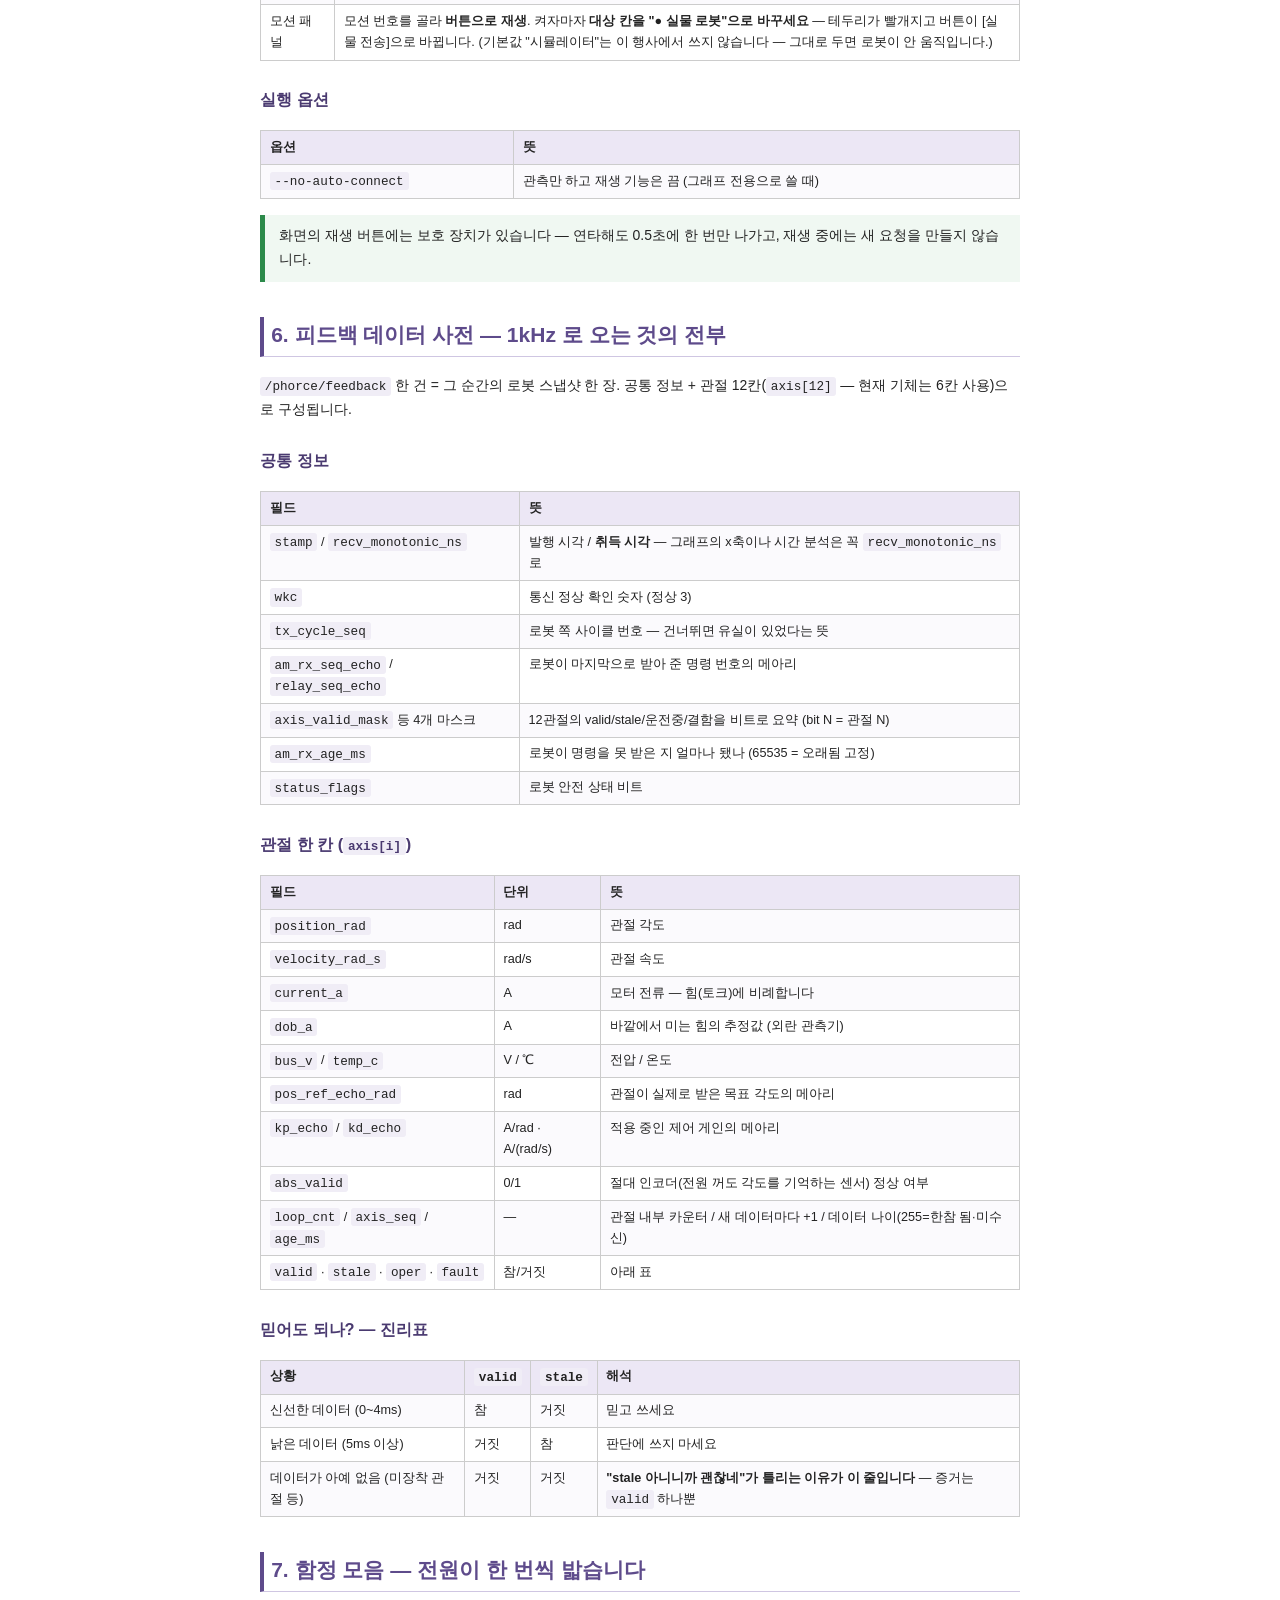
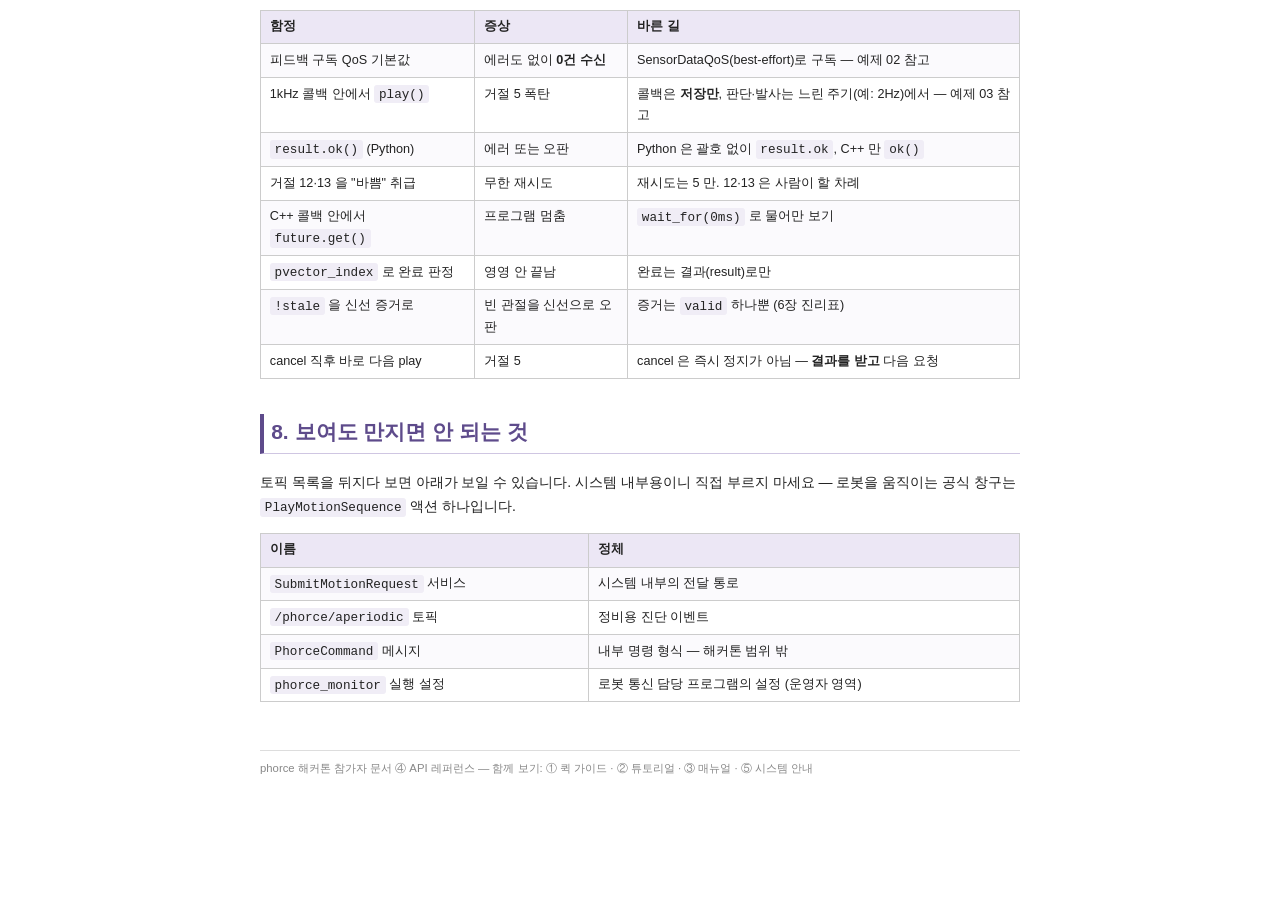
<file: robot-workspace/apriltag_recognition/documentts/04-api-reference.html>
<!DOCTYPE html>
<html lang="ko">
<head>
<meta charset="utf-8">
<title>phorce SDK — API 레퍼런스</title>
<style>
  body { font-family: "Noto Sans CJK KR", "Noto Sans KR", sans-serif;
         max-width: 760px; margin: 2rem auto; padding: 0 1rem;
         font-size: 10.5pt; line-height: 1.7; color: #222; }
  h1 { color: #5e4b8b; border-bottom: 3px solid #5e4b8b; padding-bottom: .3rem; }
  h2 { color: #5e4b8b; border-bottom: 1px solid #cfc6e2; padding-bottom: .2rem; margin-top: 2.2rem; }
  h3 { color: #4a3a70; margin-top: 1.6rem; }
  code { font-family: "Noto Sans Mono CJK KR", monospace; background: #f0edf6;
         padding: .1rem .3rem; border-radius: 3px; font-size: 9.5pt; }
  pre { background: #2b2b2b; color: #eee; padding: .8rem 1rem; border-radius: 6px;
        overflow-x: auto; white-space: pre-wrap; font-size: 9pt; }
  pre code { background: none; color: inherit; padding: 0; }
  table { border-collapse: collapse; width: 100%; margin: .8rem 0; font-size: 9.5pt; }
  th, td { border: 1px solid #ccc; padding: .35rem .55rem; text-align: left; vertical-align: top; }
  th { background: #ece7f5; }
  .box  { border-left: 5px solid #5e4b8b; background: #f6f4fa; padding: .6rem .9rem; margin: 1rem 0; }
  .tip  { border-left: 5px solid #2c8a4a; background: #f0f8f2; padding: .6rem .9rem; margin: 1rem 0; }
  .warn { border-left: 5px solid #d99000; background: #fdf7ea; padding: .6rem .9rem; margin: 1rem 0; }
  .stop { border-left: 5px solid #c0392b; background: #fbeeec; padding: .6rem .9rem; margin: 1rem 0; }
  .lead { font-size: 11.5pt; color: #444; }
  .foot { color: #888; font-size: 8.5pt; margin-top: 3rem; border-top: 1px solid #ddd; padding-top: .5rem; }
  .sig { font-family: "Noto Sans Mono CJK KR", monospace; font-size: 9pt;
         background: #f0edf6; padding: .3rem .6rem; border-radius: 4px;
         display: block; margin: .5rem 0 .3rem 0; }
  /* ── 도식(구성도) ── */
  table.diagram { border: none; border-collapse: separate; border-spacing: 0 3px; }
  table.diagram td { border: none; padding: 0; }
  table.diagram td.dbox { border: 2px solid; border-radius: 8px;
                          padding: .5rem .8rem; text-align: center; }
  .d-you   { border-color: #2c8a4a; background: #eaf5ee; }
  .d-sdk   { border-color: #5e4b8b; background: #f0edf6; }
  .d-gw    { border-color: #888;    background: #f2f2f2; }
  .d-robot { border-color: #75552d; background: #faf6ee; }
  .dchan { text-align: center; font-size: 9pt; color: #555; padding: .1rem 0; }
  /* ── 탭 (버튼은 자바스크립트가 만든다 — 인쇄물에는 안 나온다) ── */
  #tabbar-slot { position: sticky; top: 0; background: #fff; z-index: 5; }
  .tabbtn { font: inherit; font-size: 9.5pt; padding: .35rem .9rem; margin: .15rem .15rem 0 0;
            border: 1px solid #cfc6e2; border-bottom: none; border-radius: 8px 8px 0 0;
            background: #f6f4fa; color: #4a3a70; cursor: pointer;
            transition: background .15s, color .15s; }
  .tabbtn:hover { background: #e5def2; }
  .tabbtn.on { background: #5e4b8b; color: #fff; font-weight: bold; }
  #tabbar-slot.filled { border-bottom: 2px solid #5e4b8b; padding-top: .3rem; }
  /* 화면 전용 미화 — PDF 변환기는 아래를 무시한다 */
  table:not(.diagram) tr:nth-child(even) td { background: #fbfafd; }
  h2 { padding-left: .45rem; border-left: 4px solid #5e4b8b; }
</style>
</head>
<body>

<!-- 제목을 표로 감싼 이유: PDF 변환기(soffice)가 body 첫 블록 요소를 훼손하는
     버그가 있는데, 표는 안전하게 렌더링된다 -->
<table style="border:none;width:100%"><tr><td style="border:none;padding:0">
<h1>phorce SDK — API 레퍼런스</h1>
</td></tr></table>

<p class="lead">이 문서는 SDK 가 여러분에게 열어 준 <b>모든 창구의 사전</b>입니다.
앞부분(시스템 지도와 공통 규칙)만 읽고, 그 다음부터는 <b>여러분이 쓰는 언어의
탭 하나만</b> 골라 보면 됩니다 — Python 만 쓸 거라면 Python 탭만 보면 충분합니다.</p>

<h2 id="place">1. 여러분이 서 있는 곳 — 무엇을 만들고, 무엇은 맡기는가</h2>

<p>phorce 시스템에서 Jetson 은 <b>로봇의 두뇌이자 여러분의 개발 컴퓨터</b>입니다.
역할 분담은 이렇게 정해져 있습니다:</p>

<table>
<tr><th></th><th>누가</th><th>무엇을</th></tr>
<tr><td>🧠 <b>판단</b></td><td><b>여러분의 코드</b></td><td>로봇의 상태를 보고 "언제, 몇 번 모션을 재생할지" 결정 — AI 정책, 제어 로직, 데모 시나리오 전부 여기</td></tr>
<tr><td>⚙️ <b>실행</b></td><td>우리가 만든 시스템</td><td>1초에 1000번(1kHz) 로봇과 통신하며 모션을 실제로 재생하고, 매 순간 안전을 검사</td></tr>
</table>

<div class="box"><b>제약 조건 — 먼저 알고 시작하세요.</b><br>
① <b>관절을 직접 실시간으로 조종하는 길은 막혀 있습니다.</b> "3번 관절을 0.5초 동안
30도로" 같은 명령을 보내는 API 는 없습니다. 이것은 안전 설계입니다 — 빠른 제어
루프는 검증된 시스템만 만질 수 있습니다.<br>
② 로봇을 움직이는 방법은 <b>모션 번호(1~50) 전송, 단 하나</b>입니다. 로봇에 미리
담겨 있는 모션(동작 파일)을 번호로 골라 재생하는 방식입니다 — 노래방에서 곡 번호를
입력하는 것과 같습니다.<br>
③ 대신 <b>관측은 활짝 열려 있습니다.</b> 모든 관절의 위치·속도·전류·온도가 1초에
1000번 여러분에게 옵니다. 이 데이터로 판단하는 코드가 여러분의 작품입니다.</div>

<h2 id="map">2. 시스템 지도</h2>

<p>여러분의 명령이 로봇까지 내려가는 길(왼쪽 ▼)과, 로봇의 상태가 여러분에게
올라오는 길(오른쪽 ▲)입니다. 초록 = 여러분의 영역, 보라 = SDK, 갈색 = 로봇.</p>

<table class="diagram">
<tr><td colspan="2" class="dbox d-you" style="border:2px solid #2c8a4a;background:#eaf5ee;border-radius:8px;padding:8px 12px;text-align:center"><b>여러분의 코드</b> — AI 정책 · 제어 로직 · 시나리오<br>
<span style="font-size:9pt">어떤 언어든: 터미널(CLI) · Python · C++ · 화면(GUI) · ROS 2 직접</span></td></tr>
<tr><td class="dchan" style="width:50%">▼ "3번 재생해" (모션 번호)</td>
    <td class="dchan">▲ 관절 상태 1초에 1000번 (피드백)</td></tr>
<tr><td colspan="2" class="dbox d-sdk" style="border:2px solid #5e4b8b;background:#f0edf6;border-radius:8px;padding:8px 12px;text-align:center"><b>SDK 공개 창구</b> (누구나 같은 규칙)<br>
<span style="font-size:9pt">재생 액션 <code>PlayMotionSequence</code> 하나 + 관측 토픽 4개 + 목록 서비스 1개</span></td></tr>
<tr><td class="dchan" colspan="2">▼ ▲</td></tr>
<tr><td colspan="2" class="dbox d-gw" style="border:2px solid #888;background:#f2f2f2;border-radius:8px;padding:8px 12px;text-align:center"><b>게이트웨이</b> — 요청 검증 · 안전 검사 · 1kHz 통신 <span style="font-size:9pt">(SDK 가 운영 — 여러분이 만지지 않음)</span></td></tr>
<tr><td class="dchan" colspan="2">▼ ▲ &nbsp;EtherCAT 케이블 (1kHz)</td></tr>
<tr><td colspan="2" class="dbox d-robot" style="border:2px solid #75552d;background:#faf6ee;border-radius:8px;padding:8px 12px;text-align:center"><b>로봇</b> — <b>pcm</b>(모션 재생과 안전의 최종 결정권자) → <b>phact ×6</b>(관절 모터)</td></tr>
</table>

<div class="tip"><b>이 그림이 말해 주는 것:</b> 어느 문(언어)으로 들어가도 전부
가운데의 <b>같은 공개 창구</b>로 모입니다. 그래서 CLI 로 되는 일은 Python 으로도,
C++ 로도 똑같이 됩니다. 그리고 여러분의 코드에 실수가 있어도 게이트웨이와 pcm 이
이상한 요청을 거절하므로 로봇은 다치지 않습니다.</div>

<h2 id="words">3. 자주 나오는 낱말 6개 — 먼저 알아 두면 다 쉬워집니다</h2>

<table>
<tr><th>낱말</th><th>뜻</th></tr>
<tr><td><b>토픽</b> (topic)</td><td>계속 흘러나오는 방송 채널. 구독하면 새 데이터가 올 때마다 받습니다 (예: 피드백)</td></tr>
<tr><td><b>액션</b> (action)</td><td>"해 줘" 하고 부탁하면 → 진행 소식을 받다가 → 끝나면 결과를 받는 통신. 모션 재생이 액션입니다</td></tr>
<tr><td><b>서비스</b> (service)</td><td>질문 하나, 답 하나 (예: "모션 목록 줘")</td></tr>
<tr><td><b>네임스페이스</b></td><td>이름 앞에 붙는 주소. 이 행사 구성에서는 전부 최상위(빈 주소)라 신경 쓸 일 없습니다</td></tr>
<tr><td><b>블로킹 / 논블로킹</b></td><td>끝날 때까지 기다리는 호출 / 바로 돌아오고 나중에 결과를 받는 호출</td></tr>
<tr><td><b>콜백</b> (callback)</td><td>"데이터가 오면 이 함수를 불러 줘" 하고 맡겨 두는 함수</td></tr>
</table>

<h2 id="rules">4. 공통 규칙 — 어떤 언어를 쓰든 똑같습니다</h2>

<h3>4-1. 대상(target) — 기본값 그대로 두면 실물 로봇입니다</h3>
<p>CLI·Python·C++ 모두 <b>아무 설정 없이 실행하면 여러분의 실물 로봇에
연결됩니다</b> (기본 대상 <code>robot</code>). 이 행사에서는 이 기본값만 쓰면 되고,
대상을 바꿀 일이 없습니다.</p>
<div class="box">참고: 여기저기서 <b>"시뮬레이터"</b>라는 선택지(<code>sim:이름</code>
표기, GUI 의 대상 칸 등)를 보게 될 텐데, 이 행사에서는 <b>다루지 않습니다</b>.
여러분에게는 실물 로봇이 있으니까요. 시뮬레이터 대상을 고르면 로봇이 안 움직일
뿐입니다 — 실수로 실물이 움직이는 방향의 혼동은 없습니다.</div>

<h3>4-2. 모션 번호</h3>
<ul>
<li>재생할 수 있는 번호는 <b>1 부터 50</b>. 어떤 번호가 실제로 채워져 있는지는
로봇이 알고 있습니다 — <code>phorce list</code> 로 물어보세요.</li>
<li><b>0 은 금지</b>입니다. "모션 없음"을 뜻하는 예약 번호라서 재생 요청에 넣으면
거절됩니다.</li>
<li><b>한 번에 하나만</b> 보냅니다. 두 개를 이어 보내고 싶으면, 첫 번째의
<b>결과를 받은 뒤</b> 두 번째를 보내세요.</li>
</ul>

<h3>4-3. 거절 — 세 가지 경우, 세 가지 대응</h3>
<p>요청이 거절되면 번호와 함께 이유가 옵니다. 딱 세 가지만 기억하세요:</p>
<table>
<tr><th>코드</th><th>이름</th><th>무슨 상황</th><th>여러분이 할 일</th></tr>
<tr><td>5</td><td><code>QUEUE_FULL</code></td><td>다른 모션이 아직 재생 중</td><td><b>기다렸다가 다시 보내면 됩니다.</b> 재시도해도 되는 유일한 경우</td></tr>
<tr><td>12</td><td><code>NOT_READY_FOR_MOTION</code></td><td>로봇이 모션 받을 준비가 안 됨</td><td>기다려도 안 풀립니다 — 로봇의 <b>영점 버튼(1번)을 0.6초</b> 누르면 약 3초 뒤 준비됩니다</td></tr>
<tr><td>13</td><td><code>RECOVERY_REQUIRED</code></td><td>직전 동작이 실패해서 복구 필요</td><td><b>2번 버튼(파킹) → 영점 버튼</b> 순서로 사람이 복구합니다</td></tr>
</table>
<div class="warn"><b>가장 흔한 버그:</b> 12·13 까지 "바쁘니까 재시도"로 처리하면
프로그램이 <b>영원히 재시도만 합니다</b>. "바쁨(busy)"은 코드 5 하나뿐입니다.
전체 거절 코드 목록은 ROS 2 탭에 있습니다.</div>
<p style="font-size:9pt;color:#666">표의 이름은 줄인 표기입니다 — 정식 상수와 Python
<code>.reason</code> 문자열에는 <code>REJECT_</code> 접두사가 붙습니다
(예: <code>REJECT_QUEUE_FULL</code>). 코드에서 비교할 때는 숫자(<code>.code</code>)가 안전합니다.</p>

<h3>4-4. 성공 판정 — <code>ok</code> 하나만 보면 됩니다</h3>
<p>"성공"은 생각보다 깐깐한 개념입니다. 요청이 끝났다고 다 성공이 아니라,
<b>로봇이 이 요청을 진짜 받아서 · 끝까지 재생했고 · 지금 멈춰 있고 · 복구가
필요 없는 상태</b>까지 전부 확인돼야 성공입니다. 이 판정을 SDK 가
<code>ok</code> 하나로 합쳐 줍니다 — 직접 조립하지 마세요.</p>

<h3>4-5. 멈추고 싶을 때</h3>
<div class="stop"><b>즉시 정지는 물리 E-Stop 버튼뿐입니다.</b> 코드의
<code>cancel()</code> 은 "아직 시작 안 한 것을 취소해 달라"는 부탁일 뿐이고,
이미 시작된 동작은 끝까지 갑니다. 실물 로봇은 재생 중 취소 기능 자체가 없습니다.</div>

<h3>4-6. 데이터를 믿어도 되는가 — 신선도</h3>
<ul>
<li>관절 데이터가 신선하다는 <b>유일한 증거는 <code>valid</code> 필드</b>입니다.
"낡지 않았으니(<code>stale</code> 아님) 신선하겠지"는 틀립니다 — 데이터가 아예
안 온 관절은 둘 다 false 라서요.</li>
<li>모션 상태 정보는 나이가 <b>1500ms 에 도달하면</b>(<code>age_ms ≥ 1500</code>)
"낡음(STALE)"으로 판정됩니다. "로봇이 지금 움직이고 있나?"는 이 값 말고
<b>1kHz 피드백</b>으로 보세요.</li>
</ul>

<h2 id="doors">5. 이제 문을 고르세요</h2>

<p>아래 다섯 부분은 각각 독립된 사용 설명서입니다. <b>화면으로 보고 있다면 아래
버튼으로 원하는 것만 골라 볼 수 있습니다</b> (인쇄물에는 전부 순서대로 실려
있습니다).</p>

<table>
<tr><th>문</th><th>이럴 때 고르세요</th></tr>
<tr><td><b>CLI</b> — 터미널 명령 <code>phorce</code></td><td>일단 빨리 해 보고 싶다 / 셸 스크립트로 자동화하고 싶다</td></tr>
<tr><td><b>Python</b></td><td>제일 편한 프로그래밍 경로 — 대부분의 참가자에게 추천</td></tr>
<tr><td><b>C++</b></td><td>ROS 2 노드에 통합하거나 성능이 필요할 때</td></tr>
<tr><td><b>ROS 2 직접</b></td><td>SDK 도우미 없이 통신 규약을 직접 쓰고 싶을 때 · 다른 언어를 쓸 때</td></tr>
<tr><td><b>GUI</b> — 화면 <code>phorce-console</code></td><td>코드 없이 그래프를 보고 버튼으로 재생하고 싶을 때</td></tr>
</table>

<div id="tabbar-slot"></div>

<!-- ═══════════════════════ CLI ═══════════════════════ -->
<section class="tabpanel" id="tab-cli">

<h2>CLI — 터미널 명령 <code>phorce</code></h2>

<p>로그인만 하면 바로 쓸 수 있습니다. "서버를 찾지 못했습니다"가 나오면 로봇 스택이
안 켜진 것입니다 — ① 퀵 가이드 3-2절(시동 걸기 — 터미널 2개)부터. 명령은 네 개뿐입니다:</p>

<table>
<tr><th>명령</th><th>하는 일</th><th>기다리는 시간(기본)</th></tr>
<tr><td><code>phorce doctor</code></td><td>건강검진 — 연결이 되는지, 서버가 살아 있는지, 모션 목록이 준비됐는지 검사</td><td>2초</td></tr>
<tr><td><code>phorce list</code></td><td>재생할 수 있는 모션 번호와 이름 목록</td><td>5초</td></tr>
<tr><td><code>phorce play 번호</code></td><td>그 번호 모션을 재생하고 끝날 때까지 기다림</td><td>30초</td></tr>
<tr><td><code>phorce status</code></td><td>로봇의 모션 상태 한 장 (보기만 — 아무 명령도 안 보냄)</td><td>2초</td></tr>
</table>

<p><b>모든 명령에 붙일 수 있는 옵션:</b></p>
<table>
<tr><th>옵션</th><th>뜻</th></tr>
<tr><td><code>--timeout 초</code></td><td>기다리는 시간 바꾸기</td></tr>
<tr><td><code>--json</code></td><td>사람용 출력 대신 기계용 JSON 한 줄 — 스크립트에서 파싱할 때</td></tr>
<tr><td><code>--target</code> / <code>--namespace</code> / <code>--domain-id</code></td><td>대상·주소를 직접 지정 — 이 행사에서는 기본값(실물 로봇)이면 되므로 쓸 일 없음</td></tr>
</table>

<p><b>끝나고 남기는 번호(exit code)</b> — 스크립트에서 <code>$?</code> 로 확인합니다:</p>
<table>
<tr><th>번호</th><th>뜻</th></tr>
<tr><td>0</td><td>성공</td></tr>
<tr><td>1</td><td>거절되거나 실패 (화면의 안내문을 읽으세요 — 할 일이 적혀 있습니다)</td></tr>
<tr><td>2</td><td>명령을 잘못 씀</td></tr>
<tr><td>3</td><td>연결할 서버가 없음 (스택이 안 떠 있거나 target 오타)</td></tr>
<tr><td>4</td><td>시간 초과 (재생 취소를 요청하고 끝나지만, <b>로봇 동작은 계속될 수 있음</b>)</td></tr>
<tr><td>5</td><td>바쁨 — 요청은 버려졌으니 기다렸다 다시</td></tr>
<tr><td>130</td><td>Ctrl+C 로 직접 끊음</td></tr>
</table>

<pre><code># 처음이라면 이 순서로 (전부 실물 로봇 대상)
phorce doctor      # ① 로봇과 대화가 되나 (건강검진)
phorce list        # ② 무슨 모션이 있나
phorce play 1      # ③ 1번 재생! (로봇이 움직입니다 — 주변 확인)

# 스크립트에서 쓸 때
phorce list --json | python3 -m json.tool</code></pre>

</section>

<!-- ═══════════════════════ Python ═══════════════════════ -->
<section class="tabpanel" id="tab-py">

<h2>Python — <code>import phorce</code></h2>

<p>가장 짧은 완전한 프로그램부터 보세요:</p>

<pre><code>import phorce

with phorce.connect() as robot:        # 실물 로봇에 연결 (with 를 쓰면 정리는 자동)
    result = robot.play(1)             # 1번 재생, 끝날 때까지 기다림 — 로봇이 움직입니다!
    print("성공!" if result.ok else result.detail)</code></pre>

<h3>연결 만들기</h3>
<span class="sig">phorce.connect(target="robot", *, timeout=10.0, namespace=None, domain_id=None, require_server=True) → Robot</span>
<p>로봇과의 연결을 만듭니다. timeout 안에 서버가 안 보이면
<code>PhorceUnavailable</code> 예외가 납니다. 여러분이 이미 ROS 2 코드를 쓰고
있어도 안전합니다 — connect 는 자기만의 독립된 통신 문맥을 만들어서 여러분의
<code>rclpy</code> 초기화와 충돌하지 않습니다.</p>

<span class="sig">phorce.doctor(target="robot", *, timeout=2.0, namespace=None, domain_id=None) → DoctorReport</span>
<p>건강검진만 합니다 — 모션은 보내지 않고, 서버가 없어도 동작합니다.
<code>report.ok</code> 와 <code>report.issues</code>(문제 목록)를 보세요.</p>

<h3>Robot — 연결의 중심</h3>
<table>
<tr><th>메서드</th><th>하는 일</th></tr>
<tr><td><code>play(*ids, stop_on_error=True, timeout=None) → PlayResult</code></td><td><b>블로킹</b> 재생. 번호는 <b>괄호 안에 그냥</b> 넣으세요: <code>robot.play(3)</code>. <code>ms_id=3</code> 처럼 이름 붙여 넣는 형식은 없습니다. timeout 을 주면 그 시간 넘겼을 때 취소를 요청하고 <code>TimeoutError</code> (로봇 동작은 계속될 수 있음)</td></tr>
<tr><td><code>play_async(*ids, stop_on_error=True, on_feedback=None) → PlayHandle</code></td><td><b>논블로킹</b> 재생 — 바로 돌아오고, 진행 소식은 <code>on_feedback</code> 콜백으로</td></tr>
<tr><td><code>status(timeout=2.0) → Status</code></td><td>상태 한 장 읽기 (아무 명령도 안 보냄)</td></tr>
<tr><td><code>motions() → Catalog</code></td><td>모션 목록. <code>for m in robot.motions():</code> 처럼 바로 순회</td></tr>
<tr><td><code>doctor()</code> / <code>close()</code></td><td>진단 / 연결 닫기 (<code>with</code> 문이 자동으로 해 줌)</td></tr>
</table>

<h3>PlayResult — 재생이 끝나면 받는 것</h3>
<table>
<tr><th>속성</th><th>뜻</th></tr>
<tr><td><code>ok</code></td><td>성공 여부. <b>괄호 없이</b> <code>result.ok</code> 입니다 (<code>result.ok()</code> 라고 쓰면 에러). 공통 규칙 4-4 의 깐깐한 판정을 다 합친 값</td></tr>
<tr><td><code>status_name</code></td><td><code>"SUCCEEDED"</code> 또는 <code>"CANCELED"</code> <b>둘뿐</b>. 거절·중단은 결과로 돌아오지 않고 아래의 <b>예외로 던져집니다</b> — <code>status_name == "REJECTED"</code> 같은 분기는 절대 실행되지 않는 죽은 코드가 됩니다</td></tr>
<tr><td><code>detail</code></td><td>사람이 읽는 한국어 설명 — 문제가 있으면 <b>할 일</b>이 적혀 있으니 사용자에게 그대로 보여 주세요</td></tr>
<tr><td><code>completed_count</code></td><td>끝까지 재생된 개수 (0 또는 1)</td></tr>
<tr><td>그 외</td><td><code>boot_id</code>·<code>request_id</code>·<code>primary_state</code>·<code>physical_idle</code>·<code>recovery_required</code> 등 로봇 쪽 문맥 — 궁금할 때만 보면 됩니다 (ROS 2 탭에 설명)</td></tr>
</table>

<h3>예외 — 오류는 타입으로 구분합니다</h3>
<pre><code>PhorceError                  # 뿌리: "phorce 에서 난 문제" 전부
├── PhorceUnavailable        # 연결이 안 됨 (서버 없음/사라짐)
├── MotionRejected           # 거절됨 — .reason(이름), .code(번호), .detail(할 일)
│   └── MotionBusy           # 거절 5(바쁨)만 따로 — 기다리면 풀리니까
└── MotionAborted            # 시작은 했는데 중간에 중단됨</code></pre>
<pre><code>try:
    result = robot.play(3)
except phorce.MotionBusy:
    time.sleep(1)                 # 바쁨 — 기다렸다 다시 (이 경우만 재시도!)
except phorce.MotionRejected as e:
    print(e.detail)               # "영점 버튼을 누르세요" 같은 안내 — 사람이 할 차례
except phorce.PhorceUnavailable:
    print("연결 안 됨 — phorce doctor 로 확인하세요")</code></pre>

<h3>PlayHandle — play_async 가 돌려주는 손잡이</h3>
<table>
<tr><th>멤버</th><th>뜻</th></tr>
<tr><td><code>wait(timeout=None) → PlayResult</code></td><td>끝나기를 기다림. timeout 넘으면 <code>TimeoutError</code> — <b>재생은 계속됩니다</b></td></tr>
<tr><td><code>cancel()</code></td><td>취소 부탁 (공통 규칙 4-5 — E-Stop 아님)</td></tr>
<tr><td><code>done</code> / <code>last_feedback</code></td><td>끝났는지 / 마지막으로 받은 진행 소식</td></tr>
</table>

<h3>Status — 상태 한 장</h3>
<p><code>st = robot.status()</code> 로 받습니다. 제일 유용한 것은
<code>st.state_name</code> 입니다:</p>
<table>
<tr><th><code>state_name</code></th><th>뜻</th></tr>
<tr><td><code>IDLE</code></td><td>진짜 쉬는 중 — 새 모션을 보내기 좋은 때</td></tr>
<tr><td><code>EXECUTING</code> 등</td><td>재생 진행 중 (지금 보내면 바쁨 거절)</td></tr>
<tr><td><code>RECOVERY_REQUIRED</code></td><td>사람 복구 필요 (거절 13 과 같은 상황)</td></tr>
<tr><td><code>STALE</code></td><td>정보가 낡음 (1.5초 이상) — 판단에 쓰지 마세요</td></tr>
<tr><td><code>CONTRACT_INACTIVE</code> / <code>UNKNOWN</code></td><td>로봇 창구가 안 열렸거나 문맥 미확보 — 이때 다른 필드로 "쉬는 중"을 추측하지 마세요</td></tr>
</table>

<h3>진행 소식 Feedback (on_feedback 콜백의 인자)</h3>
<p><code>current_motion_id</code>(지금 재생 중인 번호, 0=없음)가 핵심입니다.
<code>pvector_index</code> 는 내부 전송 진행일 뿐이라 <b>"끝났는지" 판정에 쓰면
안 됩니다</b> — 완료는 반드시 결과(<code>wait()</code>)로 확인하세요.</p>

<h3>상수 · 환경변수</h3>
<p><code>MIN_MOTION_ID=1</code> · <code>MAX_MOTION_ID=50</code> ·
<code>NO_MOTION_ID=0</code> · <code>MAX_SEQUENCE_LENGTH=1</code> ·
<code>STATE_FRESH_LIMIT_MS=1500</code>. 환경변수(<code>PHORCE_ROBOT_NAMESPACE</code>
등)는 기본값으로 두면 됩니다 — 운영진이 알려 줄 때만 바꾸세요.</p>

<h3>Python 예제 (전부 설치돼 있음)</h3>
<pre><code>EX="$(ros2 pkg prefix phorce)/share/phorce/examples"
python3 "$EX/01_first_motion.py" 1</code></pre>
<div class="warn"><b>예제도 실물 로봇에 연결됩니다</b> — 재생 예제를 실행하면 로봇이
실제로 움직입니다. 실행 전 주변을 확인하세요.</div>
<table>
<tr><th>파일</th><th>보여주는 것</th></tr>
<tr><td><code>01_first_motion.py</code></td><td>연결 → 재생 → 결과. 최소형</td></tr>
<tr><td><code>02_read_feedback.py</code></td><td>1kHz 피드백 구독 (QoS 설정법 포함)과 <code>valid</code> 판정</td></tr>
<tr><td><code>03_feedback_to_motion.py</code></td><td><b>보고(1kHz) 와 판단(2Hz) 의 속도 분리</b> — 여러분 프로젝트의 뼈대로 추천</td></tr>
<tr><td><code>raw_action.py</code></td><td>SDK 도우미 없이 ROS 2 액션을 직접 부르는 법</td></tr>
</table>

</section>

<!-- ═══════════════════════ C++ ═══════════════════════ -->
<section class="tabpanel" id="tab-cpp">

<h2>C++ — <code>phorce::MotionClient</code></h2>

<h3>프로젝트에 연결하기</h3>
<pre><code># package.xml 에 한 줄
&lt;depend&gt;phorce_cpp&lt;/depend&gt;

# CMakeLists.txt 에 두 줄
find_package(phorce_cpp REQUIRED)
target_link_libraries(my_node phorce_cpp::motion_client)

// 코드에서
#include "phorce_cpp/motion_client.hpp"
// 패키지 이름은 phorce_cpp 지만, 클래스는 phorce:: 네임스페이스에 있습니다</code></pre>

<div class="warn"><b>제일 중요한 규칙: 이 클라이언트는 스스로 돌지 않습니다.</b>
<code>attach()</code> 는 여러분 노드에 얹힐 뿐이라서, 여러분이
<code>rclcpp::spin(node)</code>(또는 executor)을 돌려야 콜백과 결과가 진행됩니다.
"아무 일도 안 일어나요"의 원인 1위가 spin 누락입니다.</div>

<h3>MotionClient</h3>
<pre><code>auto client = phorce::MotionClient::attach(node);   // 실물 로봇 (기본 대상)

auto op = client-&gt;play_async(3);          // 논블로킹 — 바로 돌아옴
// ... spin 이 돌고 있는 동안 ...
auto fut = op-&gt;result();                  // shared_future&lt;PlayResult&gt;
if (fut.wait_for(std::chrono::milliseconds(0)) == std::future_status::ready) {
    auto r = fut.get();
    if (r.ok()) { /* 성공 */ }
}</code></pre>
<table>
<tr><th>멤버</th><th>뜻</th></tr>
<tr><td><code>attach(node, Target = Target::robot())</code></td><td>클라이언트 생성 (정적 함수)</td></tr>
<tr><td><code>play_async(번호, 콜백 = {})</code></td><td>재생 시작. 잘못된 번호는 서버에 보내지도 않고 즉시 거절로 완결</td></tr>
<tr><td><code>motions_async()</code></td><td>모션 목록을 future 로</td></tr>
<tr><td><code>latest_status()</code> / <code>set_status_callback(cb)</code></td><td>최신 상태 / 상태 콜백</td></tr>
<tr><td><code>action_ready()</code> / <code>wait_for_action_server()</code></td><td>서버 준비 확인 / 대기</td></tr>
</table>

<h3>PlayOperation · PlayResult</h3>
<table>
<tr><th>멤버</th><th>뜻</th></tr>
<tr><td><code>op-&gt;result()</code></td><td>결과 future. <b>콜백 안에서 <code>.get()</code> 으로 기다리면 멈춥니다(데드락)</b> — <code>wait_for(0ms)</code> 로 "됐나?"만 물어보세요</td></tr>
<tr><td><code>op-&gt;cancel()</code> / <code>op-&gt;done()</code></td><td>취소 부탁 (E-Stop 아님) / 끝났는지</td></tr>
<tr><td><code>r.ok()</code></td><td>성공 판정 (C++ 은 <b>메서드</b> — Python 과 달리 괄호 있음)</td></tr>
<tr><td><code>r.busy()</code></td><td>거절 5(바쁨)<b>에서만</b> true — 이때만 재시도</td></tr>
<tr><td><code>r.needs_operator()</code></td><td>거절 12·13 — 기다려도 안 풀리니 <code>detail</code> 을 사용자에게 보여 주세요</td></tr>
<tr><td><code>r.status_name()</code> / <code>r.reject_name()</code></td><td>사람이 읽는 이름</td></tr>
</table>
<p>상수: <code>kMinMotionId=1</code> · <code>kMaxMotionId=50</code> ·
<code>kNoMotionId=0</code> · <code>kMaxSequenceLength=1</code> ·
<code>kStateFreshLimitMs=1500</code>. <code>Status</code> 구조체는 Python 탭의
Status 와 같은 내용이고 판정 규칙(<code>is_fresh()</code>·<code>state_name()</code>)도
같습니다.</p>

<h3>C++ 예제 (전부 설치돼 있음)</h3>
<table>
<tr><th>실행 명령</th><th>보여주는 것</th></tr>
<tr><td><code>ros2 run phorce_cpp phorce_example_01_first_motion 1</code></td><td>연결 → 재생 → 결과</td></tr>
<tr><td><code>ros2 run phorce_cpp phorce_example_02_read_feedback</code></td><td>1kHz 피드백 구독</td></tr>
<tr><td><code>ros2 run phorce_cpp phorce_example_03_feedback_to_motion</code></td><td>타이머로 판단 주기 분리 — 콜백에서 안 기다리는 법</td></tr>
<tr><td><code>ros2 run phorce_cpp phorce_cpp_async_example 3</code></td><td>단일 executor 논블로킹 전체 흐름</td></tr>
<tr><td><code>ros2 run phorce_cpp phorce_raw_action_cpp 1</code></td><td>SDK 도우미 없이 액션 직접 호출</td></tr>
</table>

</section>

<!-- ═══════════════════════ ROS 2 ═══════════════════════ -->
<section class="tabpanel" id="tab-ros">

<h2>ROS 2 직접 — 통신 규약을 그대로 쓰기</h2>

<p>SDK 도우미(Python/C++)는 결국 아래 규약을 대신 불러 주는 것뿐입니다.
다른 언어를 쓰거나 기존 ROS 2 노드에 얹고 싶다면 직접 불러도 됩니다.</p>

<h3>이름 지도</h3>
<table>
<tr><th>이름</th><th>종류</th><th>타입 (agx_msgs)</th><th>비고</th></tr>
<tr><td><code>/motion_action_server/play_motion_sequence</code></td><td>액션</td><td><code>action/PlayMotionSequence</code></td><td><b>로봇을 움직이는 유일한 창구</b></td></tr>
<tr><td><code>/phorce/feedback</code></td><td>토픽</td><td><code>msg/PhorceFeedback</code></td><td><b>1kHz</b> 관절 관측. 구독 QoS 를 반드시 SensorDataQoS(best-effort)로 — 기본값(reliable)으로 구독하면 <b>에러 없이 0건</b> 옵니다</td></tr>
<tr><td><code>/phorce/status</code></td><td>토픽</td><td><code>msg/PhorceStatus</code></td><td>10Hz 통신 요약 (수신율·모드 등)</td></tr>
<tr><td><code>/phorce/motion_window</code></td><td>토픽</td><td><code>msg/MotionWindowStatus</code></td><td>2Hz, 마지막 값 유지(latched)</td></tr>
<tr><td><code>/motion_action_server/motion_slot_state</code></td><td>토픽</td><td><code>msg/MotionSlotState</code></td><td>모션 상태 (읽기 전용 — 이걸 폴링해서 발사 타이밍을 재는 루프는 금지)</td></tr>
<tr><td><code>/motion_action_server/list_motion_slots</code></td><td>서비스</td><td><code>srv/ListMotionSlots</code></td><td>모션 목록</td></tr>
</table>

<pre><code># 터미널에서 액션 직접 호출
ros2 action send_goal /motion_action_server/play_motion_sequence \
  agx_msgs/action/PlayMotionSequence "{motion_ids: [1], stop_on_error: true}" -f</code></pre>

<h3>PlayMotionSequence 액션의 세 부분</h3>
<p><b>Goal (보내는 것)</b>: <code>motion_ids</code> — 배열이지만 <b>원소는 정확히
1개</b>만 허용됩니다. <code>stop_on_error</code> 는 형식상 있는 필드라 신경 쓰지
않아도 됩니다.</p>
<p><b>Feedback (진행 소식)</b>: <code>current_motion_id</code>(0=재생 없음),
<code>pvector_index</code>(내부 전송 진행 — 완료 판정 금지, 255=해당 없음) 등.</p>
<p><b>Result (결과)</b>: <code>status</code>(0 SUCCEEDED / 1 REJECTED / 2 ABORTED /
3 CANCELED), <code>completed_count</code>, <code>reject_reason</code>(아래 표),
<code>detail</code>(한국어 안내), 그리고 문맥 필드들.</p>

<h3>거절 코드 전체</h3>
<table>
<tr><th>코드</th><th>이름</th><th>뜻</th></tr>
<tr><td>0</td><td><code>NONE</code></td><td>거절 아님</td></tr>
<tr><td>1</td><td><code>EMPTY_SEQUENCE</code></td><td>번호를 안 넣음</td></tr>
<tr><td>2</td><td><code>SEQUENCE_TOO_LONG</code></td><td>번호를 2개 이상 넣음</td></tr>
<tr><td>3</td><td><code>MOTION_ID_RANGE</code></td><td>1~50 밖의 번호 (0 포함)</td></tr>
<tr><td>4</td><td><code>MOTION_ID_NOT_LOADED</code></td><td>목록에 없는 번호</td></tr>
<tr><td><b>5</b></td><td><code>QUEUE_FULL</code></td><td><b>다른 모션 재생 중 — 기다리면 풀림</b></td></tr>
<tr><td>6</td><td><code>MASTER_NOT_OP</code></td><td>EtherCAT 버스가 운전(OP) 상태 아님</td></tr>
<tr><td>7</td><td><code>COMMAND_SOURCE</code></td><td>명령 창구가 다른 주인에게 있음</td></tr>
<tr><td>8</td><td><code>STATE_STALE</code></td><td>로봇 상태 정보가 너무 낡음</td></tr>
<tr><td>9</td><td><code>SUPERVISOR_VETO</code></td><td>안전 감시자가 거부</td></tr>
<tr><td>10</td><td><code>CONTRACT_NOT_ACTIVE</code></td><td>모션 창구가 안 열림</td></tr>
<tr><td>11</td><td><code>AXIS_NOT_OPERATIONAL</code></td><td>관절이 운전 상태 아님</td></tr>
<tr><td><b>12</b></td><td><code>NOT_READY_FOR_MOTION</code></td><td><b>영점 버튼 필요</b> (공통 규칙 4-3)</td></tr>
<tr><td><b>13</b></td><td><code>RECOVERY_REQUIRED</code></td><td><b>사람 복구 필요</b> (공통 규칙 4-3)</td></tr>
</table>
<p style="font-size:9pt;color:#666">정식 상수 이름에는 <code>REJECT_</code> 접두사가
붙습니다 (예: <code>REJECT_QUEUE_FULL</code>) — wire 메시지와 Python <code>.reason</code>
문자열이 그 형태입니다. 코드 비교는 숫자가 안전합니다.</p>

<h3>문맥 필드 — 읽기만 하세요</h3>
<p>결과와 상태에 함께 실리는 <code>boot_id</code>(로봇의 부팅 세대 번호)와
<code>request_id</code>(요청마다 발급되는 번호) 쌍이 "어느 요청 이야기인가"의
신분증입니다. <b>여러분이 만들지 않습니다</b> — 시스템이 발급하고, 여러분은 결과
대조에 읽기만 합니다. <code>physical_idle</code> 은 "로봇이 물리적으로 멈춰 있다"는
로봇의 직접 확인입니다 — 다른 필드에서 멈춤을 추측하지 마세요. 이 대조를
직접 하기 싫으면 Python/C++ 의 <code>ok</code> 를 쓰면 됩니다(그 일을 해 줍니다).</p>

</section>

<!-- ═══════════════════════ GUI ═══════════════════════ -->
<section class="tabpanel" id="tab-gui">

<h2>GUI — 화면 프로그램 <code>phorce-console</code></h2>

<p>코드 없이 로봇을 보고 움직여 볼 수 있는 화면입니다. 터미널에
<code>phorce-console</code> 이라고 치면 켜집니다.</p>

<h3>화면 구성</h3>
<table>
<tr><th>부분</th><th>무엇</th></tr>
<tr><td>상단 배지</td><td>연결 상태 · 수신 속도(Hz) · 활성 관절 수 · E-Stop 여부가 한눈에</td></tr>
<tr><td>그래프</td><td>관절의 위치·속도·전류·온도 실시간 곡선. 일시정지와 확대 가능</td></tr>
<tr><td>오른쪽 관절 목록</td><td>12개 관절 줄 — 줄을 클릭하면 그 관절이 그래프에 추가됩니다</td></tr>
<tr><td>모션 패널</td><td>모션 번호를 골라 <b>버튼으로 재생</b>. 켜자마자 <b>대상 칸을
"● 실물 로봇"으로 바꾸세요</b> — 테두리가 빨개지고 버튼이 [실물 전송]으로 바뀝니다.
(기본값 "시뮬레이터"는 이 행사에서 쓰지 않습니다 — 그대로 두면 로봇이 안 움직입니다.)</td></tr>
</table>

<h3>실행 옵션</h3>
<table>
<tr><th>옵션</th><th>뜻</th></tr>
<tr><td><code>--no-auto-connect</code></td><td>관측만 하고 재생 기능은 끔 (그래프 전용으로 쓸 때)</td></tr>
</table>

<div class="tip">화면의 재생 버튼에는 보호 장치가 있습니다 — 연타해도 0.5초에 한
번만 나가고, 재생 중에는 새 요청을 만들지 않습니다.</div>

</section>

<!-- ═══════════════════ 공통 (탭 밖) ═══════════════════ -->

<h2 id="data">6. 피드백 데이터 사전 — 1kHz 로 오는 것의 전부</h2>

<p><code>/phorce/feedback</code> 한 건 = 그 순간의 로봇 스냅샷 한 장.
공통 정보 + 관절 12칸(<code>axis[12]</code> — 현재 기체는 6칸 사용)으로 구성됩니다.</p>

<h3>공통 정보</h3>
<table>
<tr><th>필드</th><th>뜻</th></tr>
<tr><td><code>stamp</code> / <code>recv_monotonic_ns</code></td><td>발행 시각 / <b>취득 시각</b> — 그래프의 x축이나 시간 분석은 꼭 <code>recv_monotonic_ns</code> 로</td></tr>
<tr><td><code>wkc</code></td><td>통신 정상 확인 숫자 (정상 3)</td></tr>
<tr><td><code>tx_cycle_seq</code></td><td>로봇 쪽 사이클 번호 — 건너뛰면 유실이 있었다는 뜻</td></tr>
<tr><td><code>am_rx_seq_echo</code> / <code>relay_seq_echo</code></td><td>로봇이 마지막으로 받아 준 명령 번호의 메아리</td></tr>
<tr><td><code>axis_valid_mask</code> 등 4개 마스크</td><td>12관절의 valid/stale/운전중/결함을 비트로 요약 (bit N = 관절 N)</td></tr>
<tr><td><code>am_rx_age_ms</code></td><td>로봇이 명령을 못 받은 지 얼마나 됐나 (65535 = 오래됨 고정)</td></tr>
<tr><td><code>status_flags</code></td><td>로봇 안전 상태 비트</td></tr>
</table>

<h3>관절 한 칸 (<code>axis[i]</code>)</h3>
<table>
<tr><th>필드</th><th>단위</th><th>뜻</th></tr>
<tr><td><code>position_rad</code></td><td>rad</td><td>관절 각도</td></tr>
<tr><td><code>velocity_rad_s</code></td><td>rad/s</td><td>관절 속도</td></tr>
<tr><td><code>current_a</code></td><td>A</td><td>모터 전류 — 힘(토크)에 비례합니다</td></tr>
<tr><td><code>dob_a</code></td><td>A</td><td>바깥에서 미는 힘의 추정값 (외란 관측기)</td></tr>
<tr><td><code>bus_v</code> / <code>temp_c</code></td><td>V / ℃</td><td>전압 / 온도</td></tr>
<tr><td><code>pos_ref_echo_rad</code></td><td>rad</td><td>관절이 실제로 받은 목표 각도의 메아리</td></tr>
<tr><td><code>kp_echo</code> / <code>kd_echo</code></td><td>A/rad · A/(rad/s)</td><td>적용 중인 제어 게인의 메아리</td></tr>
<tr><td><code>abs_valid</code></td><td>0/1</td><td>절대 인코더(전원 꺼도 각도를 기억하는 센서) 정상 여부</td></tr>
<tr><td><code>loop_cnt</code> / <code>axis_seq</code> / <code>age_ms</code></td><td>—</td><td>관절 내부 카운터 / 새 데이터마다 +1 / 데이터 나이(255=한참 됨·미수신)</td></tr>
<tr><td><code>valid</code> · <code>stale</code> · <code>oper</code> · <code>fault</code></td><td>참/거짓</td><td>아래 표</td></tr>
</table>

<h3>믿어도 되나? — 진리표</h3>
<table>
<tr><th>상황</th><th><code>valid</code></th><th><code>stale</code></th><th>해석</th></tr>
<tr><td>신선한 데이터 (0~4ms)</td><td>참</td><td>거짓</td><td>믿고 쓰세요</td></tr>
<tr><td>낡은 데이터 (5ms 이상)</td><td>거짓</td><td>참</td><td>판단에 쓰지 마세요</td></tr>
<tr><td>데이터가 아예 없음 (미장착 관절 등)</td><td>거짓</td><td>거짓</td><td><b>"stale 아니니까 괜찮네"가 틀리는 이유가 이 줄입니다</b> — 증거는 <code>valid</code> 하나뿐</td></tr>
</table>

<h2 id="traps">7. 함정 모음 — 전원이 한 번씩 밟습니다</h2>

<table>
<tr><th>함정</th><th>증상</th><th>바른 길</th></tr>
<tr><td>피드백 구독 QoS 기본값</td><td>에러도 없이 <b>0건 수신</b></td><td>SensorDataQoS(best-effort)로 구독 — 예제 02 참고</td></tr>
<tr><td>1kHz 콜백 안에서 <code>play()</code></td><td>거절 5 폭탄</td><td>콜백은 <b>저장만</b>, 판단·발사는 느린 주기(예: 2Hz)에서 — 예제 03 참고</td></tr>
<tr><td><code>result.ok()</code> (Python)</td><td>에러 또는 오판</td><td>Python 은 괄호 없이 <code>result.ok</code>, C++ 만 <code>ok()</code></td></tr>
<tr><td>거절 12·13 을 "바쁨" 취급</td><td>무한 재시도</td><td>재시도는 5 만. 12·13 은 사람이 할 차례</td></tr>
<tr><td>C++ 콜백 안에서 <code>future.get()</code></td><td>프로그램 멈춤</td><td><code>wait_for(0ms)</code> 로 물어만 보기</td></tr>
<tr><td><code>pvector_index</code> 로 완료 판정</td><td>영영 안 끝남</td><td>완료는 결과(result)로만</td></tr>
<tr><td><code>!stale</code> 을 신선 증거로</td><td>빈 관절을 신선으로 오판</td><td>증거는 <code>valid</code> 하나뿐 (6장 진리표)</td></tr>
<tr><td>cancel 직후 바로 다음 play</td><td>거절 5</td><td>cancel 은 즉시 정지가 아님 — <b>결과를 받고</b> 다음 요청</td></tr>
</table>

<h2 id="notyours">8. 보여도 만지면 안 되는 것</h2>

<p>토픽 목록을 뒤지다 보면 아래가 보일 수 있습니다. 시스템 내부용이니 직접
부르지 마세요 — 로봇을 움직이는 공식 창구는 <code>PlayMotionSequence</code> 액션
하나입니다.</p>
<table>
<tr><th>이름</th><th>정체</th></tr>
<tr><td><code>SubmitMotionRequest</code> 서비스</td><td>시스템 내부의 전달 통로</td></tr>
<tr><td><code>/phorce/aperiodic</code> 토픽</td><td>정비용 진단 이벤트</td></tr>
<tr><td><code>PhorceCommand</code> 메시지</td><td>내부 명령 형식 — 해커톤 범위 밖</td></tr>
<tr><td><code>phorce_monitor</code> 실행 설정</td><td>로봇 통신 담당 프로그램의 설정 (운영자 영역)</td></tr>
</table>

<p class="foot">phorce 해커톤 참가자 문서 ④ API 레퍼런스 —
함께 보기: ① 퀵 가이드 · ② 튜토리얼 · ③ 매뉴얼 · ⑤ 시스템 안내</p>

<script>
(function () {
  var tabs = [
    ["all", "전체 보기"], ["cli", "CLI"], ["py", "Python"],
    ["cpp", "C++"], ["ros", "ROS 2"], ["gui", "GUI(화면)"]
  ];
  var slot = document.getElementById("tabbar-slot");
  if (!slot) return;
  slot.className = "filled";
  var panels = document.querySelectorAll(".tabpanel");
  function show(key) {
    panels.forEach(function (p) {
      p.style.display = (key === "all" || p.id === "tab-" + key) ? "" : "none";
    });
    slot.querySelectorAll(".tabbtn").forEach(function (b) {
      b.classList.toggle("on", b.dataset.key === key);
    });
    // 탭 전환 시 화면을 움직이지 않는다 — 점프가 "느리고 덜컥거리는" 느낌을 준다
  }
  tabs.forEach(function (t) {
    var b = document.createElement("button");
    b.className = "tabbtn"; b.dataset.key = t[0]; b.textContent = t[1];
    b.addEventListener("click", function () { show(t[0]); });
    slot.appendChild(b);
  });
  var hash = (location.hash || "").replace("#", "");
  var keys = tabs.map(function (t) { return t[0]; });
  show(keys.indexOf(hash) >= 0 ? hash : "all");
})();
</script>

</body>
</html>
</file>
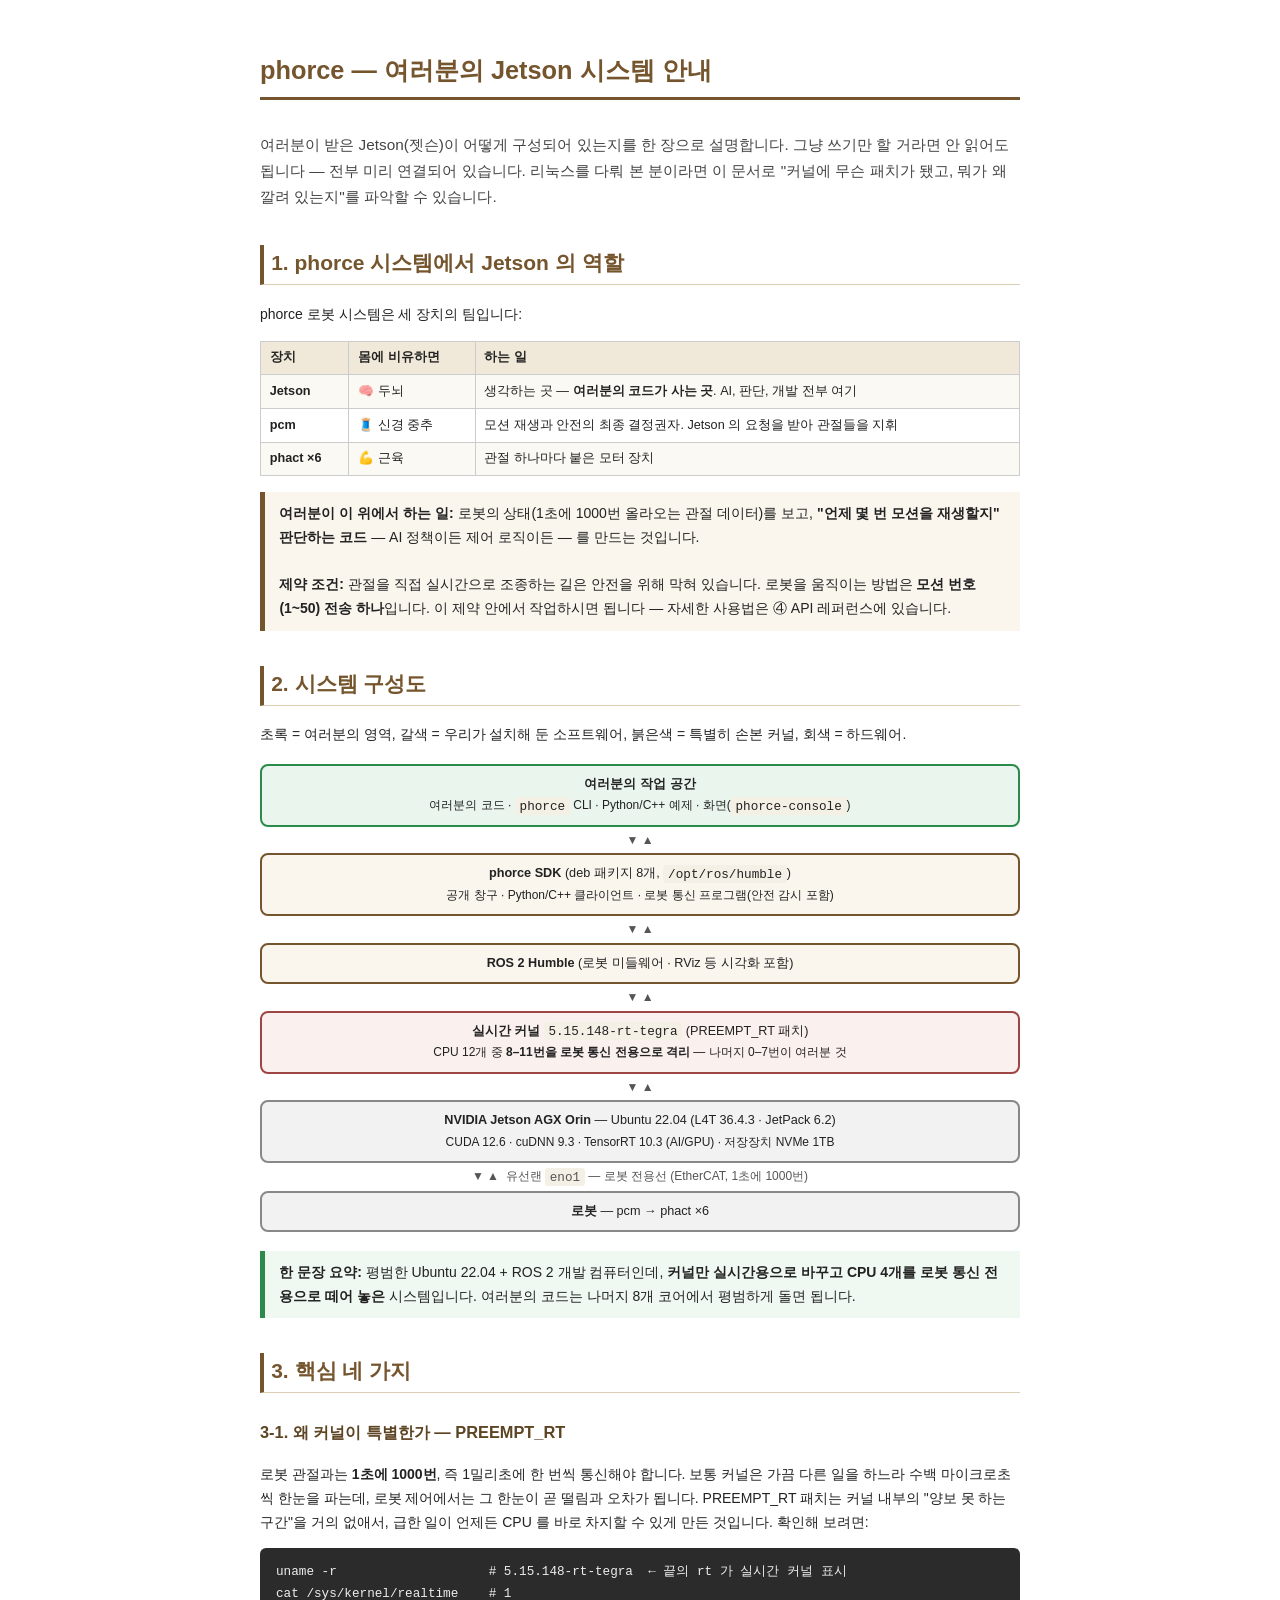
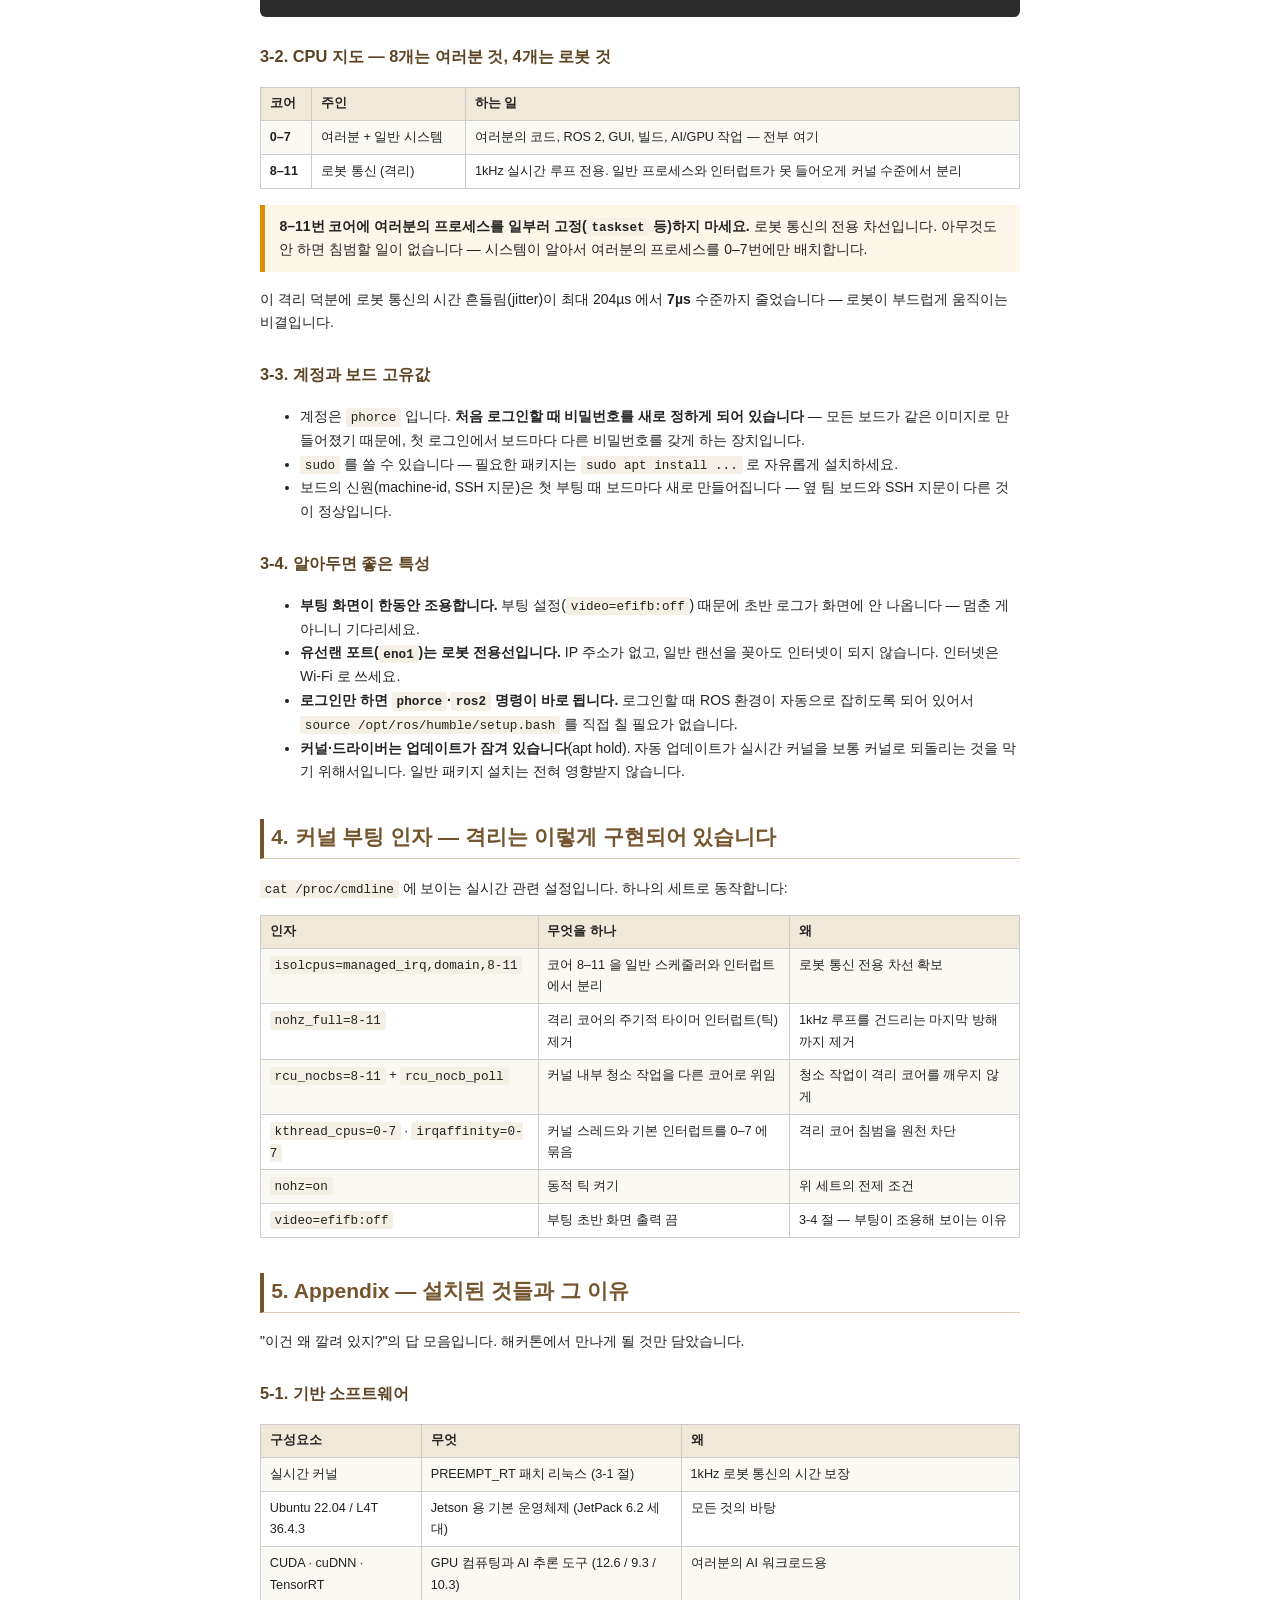
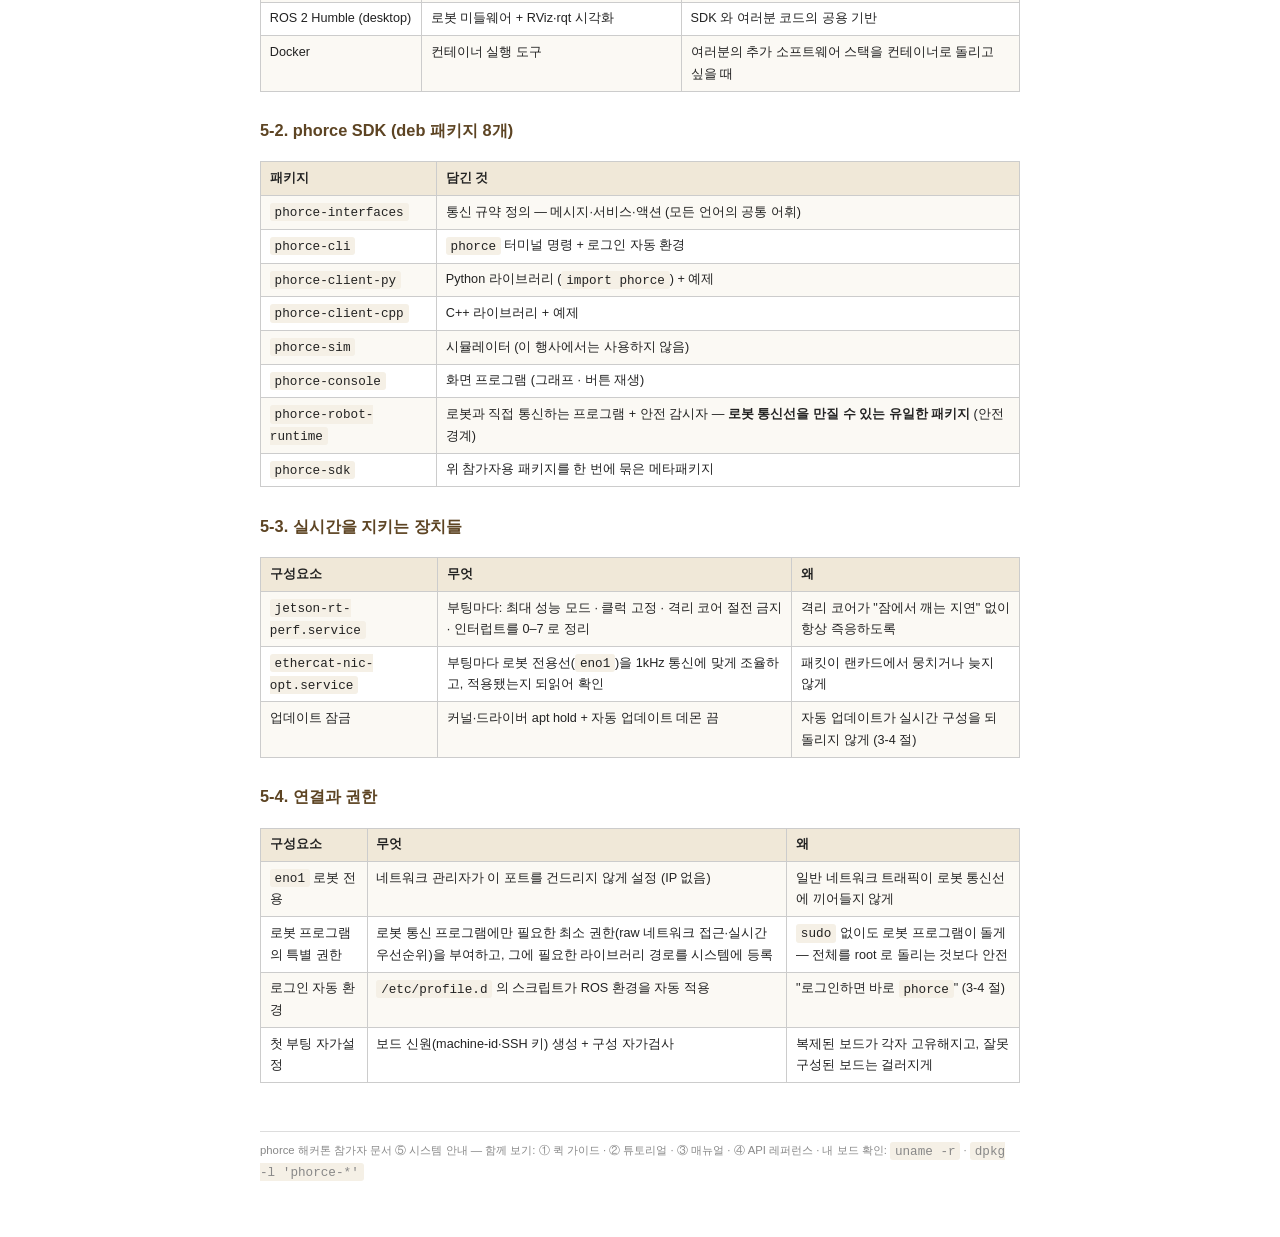
<file: robot-workspace/apriltag_recognition/documentts/05-system-image.html>
<!DOCTYPE html>
<html lang="ko">
<head>
<meta charset="utf-8">
<title>phorce — 여러분의 Jetson 시스템 안내</title>
<style>
  body { font-family: "Noto Sans CJK KR", "Noto Sans KR", sans-serif;
         max-width: 760px; margin: 2rem auto; padding: 0 1rem;
         font-size: 10.5pt; line-height: 1.7; color: #222; }
  h1 { color: #75552d; border-bottom: 3px solid #75552d; padding-bottom: .3rem; }
  h2 { color: #75552d; border-bottom: 1px solid #dccdb4; padding-bottom: .2rem; margin-top: 2.2rem; }
  h3 { color: #5d4423; margin-top: 1.6rem; }
  code { font-family: "Noto Sans Mono CJK KR", monospace; background: #f5f0e6;
         padding: .1rem .3rem; border-radius: 3px; font-size: 9.5pt; }
  pre { background: #2b2b2b; color: #eee; padding: .8rem 1rem; border-radius: 6px;
        overflow-x: auto; white-space: pre-wrap; font-size: 9pt; }
  pre code { background: none; color: inherit; padding: 0; }
  table { border-collapse: collapse; width: 100%; margin: .8rem 0; font-size: 9.5pt; }
  th, td { border: 1px solid #ccc; padding: .35rem .55rem; text-align: left; vertical-align: top; }
  th { background: #f0e8d8; }
  .box  { border-left: 5px solid #75552d; background: #faf6ee; padding: .6rem .9rem; margin: 1rem 0; }
  .tip  { border-left: 5px solid #2c8a4a; background: #f0f8f2; padding: .6rem .9rem; margin: 1rem 0; }
  .warn { border-left: 5px solid #d99000; background: #fdf7ea; padding: .6rem .9rem; margin: 1rem 0; }
  .lead { font-size: 11.5pt; color: #444; }
  .foot { color: #888; font-size: 8.5pt; margin-top: 3rem; border-top: 1px solid #ddd; padding-top: .5rem; }
  table.diagram { border: none; border-collapse: separate; border-spacing: 0 3px; }
  table.diagram td { border: none; padding: 0; }
  table.diagram td.dbox { border: 2px solid; border-radius: 8px;
                          padding: .5rem .8rem; text-align: center; }
  .d-you   { border-color: #2c8a4a; background: #eaf5ee; }
  .d-sw    { border-color: #75552d; background: #faf6ee; }
  .d-kern  { border-color: #a04545; background: #faf0ee; }
  .d-hw    { border-color: #888;    background: #f2f2f2; }
  .dchan { text-align: center; font-size: 9pt; color: #555; padding: .1rem 0; }
  /* 화면 전용 미화 — PDF 변환기는 아래를 무시한다 */
  table:not(.diagram) tr:nth-child(even) td { background: #fbf9f4; }
  h2 { padding-left: .45rem; border-left: 4px solid #75552d; }
</style>
</head>
<body>

<!-- 제목을 표로 감싼 이유: PDF 변환기(soffice)가 body 첫 블록 요소를 훼손하는
     버그가 있는데, 표는 안전하게 렌더링된다 -->
<table style="border:none;width:100%"><tr><td style="border:none;padding:0">
<h1>phorce — 여러분의 Jetson 시스템 안내</h1>
</td></tr></table>

<p class="lead">여러분이 받은 Jetson(젯슨)이 어떻게 구성되어 있는지를 한 장으로
설명합니다. 그냥 쓰기만 할 거라면 안 읽어도 됩니다 — 전부 미리 연결되어
있습니다. 리눅스를 다뤄 본 분이라면 이 문서로 "커널에 무슨 패치가 됐고, 뭐가 왜
깔려 있는지"를 파악할 수 있습니다.</p>

<h2>1. phorce 시스템에서 Jetson 의 역할</h2>

<p>phorce 로봇 시스템은 세 장치의 팀입니다:</p>

<table>
<tr><th>장치</th><th>몸에 비유하면</th><th>하는 일</th></tr>
<tr><td><b>Jetson</b></td><td>🧠 두뇌</td><td>생각하는 곳 — <b>여러분의 코드가 사는 곳</b>. AI, 판단, 개발 전부 여기</td></tr>
<tr><td><b>pcm</b></td><td>🧵 신경 중추</td><td>모션 재생과 안전의 최종 결정권자. Jetson 의 요청을 받아 관절들을 지휘</td></tr>
<tr><td><b>phact ×6</b></td><td>💪 근육</td><td>관절 하나마다 붙은 모터 장치</td></tr>
</table>

<div class="box"><b>여러분이 이 위에서 하는 일:</b> 로봇의 상태(1초에 1000번
올라오는 관절 데이터)를 보고, <b>"언제 몇 번 모션을 재생할지" 판단하는 코드</b>
— AI 정책이든 제어 로직이든 — 를 만드는 것입니다.<br><br>
<b>제약 조건:</b> 관절을 직접 실시간으로 조종하는 길은 안전을 위해 막혀
있습니다. 로봇을 움직이는 방법은 <b>모션 번호(1~50) 전송 하나</b>입니다.
이 제약 안에서 작업하시면 됩니다 — 자세한 사용법은 ④ API 레퍼런스에 있습니다.</div>

<h2>2. 시스템 구성도</h2>

<p>초록 = 여러분의 영역, 갈색 = 우리가 설치해 둔 소프트웨어, 붉은색 = 특별히
손본 커널, 회색 = 하드웨어.</p>

<table class="diagram">
<tr><td class="dbox d-you" style="border:2px solid #2c8a4a;background:#eaf5ee;border-radius:8px;padding:8px 12px;text-align:center"><b>여러분의 작업 공간</b><br>
<span style="font-size:9pt">여러분의 코드 · <code>phorce</code> CLI · Python/C++ 예제 · 화면(<code>phorce-console</code>)</span></td></tr>
<tr><td class="dchan">▼ ▲</td></tr>
<tr><td class="dbox d-sw" style="border:2px solid #75552d;background:#faf6ee;border-radius:8px;padding:8px 12px;text-align:center"><b>phorce SDK</b> (deb 패키지 8개, <code>/opt/ros/humble</code>)<br>
<span style="font-size:9pt">공개 창구 · Python/C++ 클라이언트 · 로봇 통신 프로그램(안전 감시 포함)</span></td></tr>
<tr><td class="dchan">▼ ▲</td></tr>
<tr><td class="dbox d-sw" style="border:2px solid #75552d;background:#faf6ee;border-radius:8px;padding:8px 12px;text-align:center"><b>ROS 2 Humble</b> (로봇 미들웨어 · RViz 등 시각화 포함)</td></tr>
<tr><td class="dchan">▼ ▲</td></tr>
<tr><td class="dbox d-kern" style="border:2px solid #a04545;background:#faf0ee;border-radius:8px;padding:8px 12px;text-align:center"><b>실시간 커널</b> <code>5.15.148-rt-tegra</code> (PREEMPT_RT 패치)<br>
<span style="font-size:9pt">CPU 12개 중 <b>8–11번을 로봇 통신 전용으로 격리</b> — 나머지 0–7번이 여러분 것</span></td></tr>
<tr><td class="dchan">▼ ▲</td></tr>
<tr><td class="dbox d-hw" style="border:2px solid #888;background:#f2f2f2;border-radius:8px;padding:8px 12px;text-align:center"><b>NVIDIA Jetson AGX Orin</b> — Ubuntu 22.04 (L4T 36.4.3 · JetPack 6.2)<br>
<span style="font-size:9pt">CUDA 12.6 · cuDNN 9.3 · TensorRT 10.3 (AI/GPU) · 저장장치 NVMe 1TB</span></td></tr>
<tr><td class="dchan">▼ ▲ &nbsp;유선랜 <code>eno1</code> — 로봇 전용선 (EtherCAT, 1초에 1000번)</td></tr>
<tr><td class="dbox d-hw" style="border:2px solid #888;background:#f2f2f2;border-radius:8px;padding:8px 12px;text-align:center"><b>로봇</b> — pcm → phact ×6</td></tr>
</table>

<div class="tip"><b>한 문장 요약:</b> 평범한 Ubuntu 22.04 + ROS 2 개발 컴퓨터인데,
<b>커널만 실시간용으로 바꾸고 CPU 4개를 로봇 통신 전용으로 떼어 놓은</b>
시스템입니다. 여러분의 코드는 나머지 8개 코어에서 평범하게 돌면 됩니다.</div>

<h2>3. 핵심 네 가지</h2>

<h3>3-1. 왜 커널이 특별한가 — PREEMPT_RT</h3>
<p>로봇 관절과는 <b>1초에 1000번</b>, 즉 1밀리초에 한 번씩 통신해야 합니다.
보통 커널은 가끔 다른 일을 하느라 수백 마이크로초씩 한눈을 파는데, 로봇
제어에서는 그 한눈이 곧 떨림과 오차가 됩니다. PREEMPT_RT 패치는 커널 내부의
"양보 못 하는 구간"을 거의 없애서, 급한 일이 언제든 CPU 를 바로 차지할 수 있게
만든 것입니다. 확인해 보려면:</p>
<pre><code>uname -r                    # 5.15.148-rt-tegra  ← 끝의 rt 가 실시간 커널 표시
cat /sys/kernel/realtime    # 1</code></pre>

<h3>3-2. CPU 지도 — 8개는 여러분 것, 4개는 로봇 것</h3>
<table>
<tr><th>코어</th><th>주인</th><th>하는 일</th></tr>
<tr><td><b>0–7</b></td><td>여러분 + 일반 시스템</td><td>여러분의 코드, ROS 2, GUI, 빌드, AI/GPU 작업 — 전부 여기</td></tr>
<tr><td><b>8–11</b></td><td>로봇 통신 (격리)</td><td>1kHz 실시간 루프 전용. 일반 프로세스와 인터럽트가 못 들어오게 커널 수준에서 분리</td></tr>
</table>
<div class="warn"><b>8–11번 코어에 여러분의 프로세스를 일부러 고정(<code>taskset</code>
등)하지 마세요.</b> 로봇 통신의 전용 차선입니다. 아무것도 안 하면 침범할 일이
없습니다 — 시스템이 알아서 여러분의 프로세스를 0–7번에만 배치합니다.</div>
<p>이 격리 덕분에 로봇 통신의 시간 흔들림(jitter)이 최대 204µs 에서 <b>7µs</b>
수준까지 줄었습니다 — 로봇이 부드럽게 움직이는 비결입니다.</p>

<h3>3-3. 계정과 보드 고유값</h3>
<ul>
<li>계정은 <code>phorce</code> 입니다. <b>처음 로그인할 때 비밀번호를 새로
정하게 되어 있습니다</b> — 모든 보드가 같은 이미지로 만들어졌기 때문에, 첫
로그인에서 보드마다 다른 비밀번호를 갖게 하는 장치입니다.</li>
<li><code>sudo</code> 를 쓸 수 있습니다 — 필요한 패키지는
<code>sudo apt install ...</code> 로 자유롭게 설치하세요.</li>
<li>보드의 신원(machine-id, SSH 지문)은 첫 부팅 때 보드마다 새로 만들어집니다 —
옆 팀 보드와 SSH 지문이 다른 것이 정상입니다.</li>
</ul>

<h3>3-4. 알아두면 좋은 특성</h3>
<ul>
<li><b>부팅 화면이 한동안 조용합니다.</b> 부팅 설정(<code>video=efifb:off</code>)
때문에 초반 로그가 화면에 안 나옵니다 — 멈춘 게 아니니 기다리세요.</li>
<li><b>유선랜 포트(<code>eno1</code>)는 로봇 전용선입니다.</b> IP 주소가 없고,
일반 랜선을 꽂아도 인터넷이 되지 않습니다. 인터넷은 Wi-Fi 로 쓰세요.</li>
<li><b>로그인만 하면 <code>phorce</code>·<code>ros2</code> 명령이 바로 됩니다.</b>
로그인할 때 ROS 환경이 자동으로 잡히도록 되어 있어서
<code>source /opt/ros/humble/setup.bash</code> 를 직접 칠 필요가 없습니다.</li>
<li><b>커널·드라이버는 업데이트가 잠겨 있습니다</b>(apt hold). 자동 업데이트가
실시간 커널을 보통 커널로 되돌리는 것을 막기 위해서입니다. 일반 패키지 설치는
전혀 영향받지 않습니다.</li>
</ul>

<h2>4. 커널 부팅 인자 — 격리는 이렇게 구현되어 있습니다</h2>

<p><code>cat /proc/cmdline</code> 에 보이는 실시간 관련 설정입니다. 하나의
세트로 동작합니다:</p>

<table>
<tr><th>인자</th><th>무엇을 하나</th><th>왜</th></tr>
<tr><td><code>isolcpus=managed_irq,domain,8-11</code></td><td>코어 8–11 을 일반 스케줄러와 인터럽트에서 분리</td><td>로봇 통신 전용 차선 확보</td></tr>
<tr><td><code>nohz_full=8-11</code></td><td>격리 코어의 주기적 타이머 인터럽트(틱) 제거</td><td>1kHz 루프를 건드리는 마지막 방해까지 제거</td></tr>
<tr><td><code>rcu_nocbs=8-11</code> + <code>rcu_nocb_poll</code></td><td>커널 내부 청소 작업을 다른 코어로 위임</td><td>청소 작업이 격리 코어를 깨우지 않게</td></tr>
<tr><td><code>kthread_cpus=0-7</code> · <code>irqaffinity=0-7</code></td><td>커널 스레드와 기본 인터럽트를 0–7 에 묶음</td><td>격리 코어 침범을 원천 차단</td></tr>
<tr><td><code>nohz=on</code></td><td>동적 틱 켜기</td><td>위 세트의 전제 조건</td></tr>
<tr><td><code>video=efifb:off</code></td><td>부팅 초반 화면 출력 끔</td><td>3-4 절 — 부팅이 조용해 보이는 이유</td></tr>
</table>

<h2>5. Appendix — 설치된 것들과 그 이유</h2>

<p>"이건 왜 깔려 있지?"의 답 모음입니다. 해커톤에서 만나게 될 것만 담았습니다.</p>

<h3>5-1. 기반 소프트웨어</h3>
<table>
<tr><th>구성요소</th><th>무엇</th><th>왜</th></tr>
<tr><td>실시간 커널</td><td>PREEMPT_RT 패치 리눅스 (3-1 절)</td><td>1kHz 로봇 통신의 시간 보장</td></tr>
<tr><td>Ubuntu 22.04 / L4T 36.4.3</td><td>Jetson 용 기본 운영체제 (JetPack 6.2 세대)</td><td>모든 것의 바탕</td></tr>
<tr><td>CUDA · cuDNN · TensorRT</td><td>GPU 컴퓨팅과 AI 추론 도구 (12.6 / 9.3 / 10.3)</td><td>여러분의 AI 워크로드용</td></tr>
<tr><td>ROS 2 Humble (desktop)</td><td>로봇 미들웨어 + RViz·rqt 시각화</td><td>SDK 와 여러분 코드의 공용 기반</td></tr>
<tr><td>Docker</td><td>컨테이너 실행 도구</td><td>여러분의 추가 소프트웨어 스택을 컨테이너로 돌리고 싶을 때</td></tr>
</table>

<h3>5-2. phorce SDK (deb 패키지 8개)</h3>
<table>
<tr><th>패키지</th><th>담긴 것</th></tr>
<tr><td><code>phorce-interfaces</code></td><td>통신 규약 정의 — 메시지·서비스·액션 (모든 언어의 공통 어휘)</td></tr>
<tr><td><code>phorce-cli</code></td><td><code>phorce</code> 터미널 명령 + 로그인 자동 환경</td></tr>
<tr><td><code>phorce-client-py</code></td><td>Python 라이브러리 (<code>import phorce</code>) + 예제</td></tr>
<tr><td><code>phorce-client-cpp</code></td><td>C++ 라이브러리 + 예제</td></tr>
<tr><td><code>phorce-sim</code></td><td>시뮬레이터 (이 행사에서는 사용하지 않음)</td></tr>
<tr><td><code>phorce-console</code></td><td>화면 프로그램 (그래프 · 버튼 재생)</td></tr>
<tr><td><code>phorce-robot-runtime</code></td><td>로봇과 직접 통신하는 프로그램 + 안전 감시자 — <b>로봇 통신선을 만질 수 있는 유일한 패키지</b> (안전 경계)</td></tr>
<tr><td><code>phorce-sdk</code></td><td>위 참가자용 패키지를 한 번에 묶은 메타패키지</td></tr>
</table>

<h3>5-3. 실시간을 지키는 장치들</h3>
<table>
<tr><th>구성요소</th><th>무엇</th><th>왜</th></tr>
<tr><td><code>jetson-rt-perf.service</code></td><td>부팅마다: 최대 성능 모드 · 클럭 고정 · 격리 코어 절전 금지 · 인터럽트를 0–7 로 정리</td><td>격리 코어가 "잠에서 깨는 지연" 없이 항상 즉응하도록</td></tr>
<tr><td><code>ethercat-nic-opt.service</code></td><td>부팅마다 로봇 전용선(<code>eno1</code>)을 1kHz 통신에 맞게 조율하고, 적용됐는지 되읽어 확인</td><td>패킷이 랜카드에서 뭉치거나 늦지 않게</td></tr>
<tr><td>업데이트 잠금</td><td>커널·드라이버 apt hold + 자동 업데이트 데몬 끔</td><td>자동 업데이트가 실시간 구성을 되돌리지 않게 (3-4 절)</td></tr>
</table>

<h3>5-4. 연결과 권한</h3>
<table>
<tr><th>구성요소</th><th>무엇</th><th>왜</th></tr>
<tr><td><code>eno1</code> 로봇 전용</td><td>네트워크 관리자가 이 포트를 건드리지 않게 설정 (IP 없음)</td><td>일반 네트워크 트래픽이 로봇 통신선에 끼어들지 않게</td></tr>
<tr><td>로봇 프로그램의 특별 권한</td><td>로봇 통신 프로그램에만 필요한 최소 권한(raw 네트워크 접근·실시간 우선순위)을 부여하고, 그에 필요한 라이브러리 경로를 시스템에 등록</td><td><code>sudo</code> 없이도 로봇 프로그램이 돌게 — 전체를 root 로 돌리는 것보다 안전</td></tr>
<tr><td>로그인 자동 환경</td><td><code>/etc/profile.d</code> 의 스크립트가 ROS 환경을 자동 적용</td><td>"로그인하면 바로 <code>phorce</code>" (3-4 절)</td></tr>
<tr><td>첫 부팅 자가설정</td><td>보드 신원(machine-id·SSH 키) 생성 + 구성 자가검사</td><td>복제된 보드가 각자 고유해지고, 잘못 구성된 보드는 걸러지게</td></tr>
</table>

<p class="foot">phorce 해커톤 참가자 문서 ⑤ 시스템 안내 —
함께 보기: ① 퀵 가이드 · ② 튜토리얼 · ③ 매뉴얼 · ④ API 레퍼런스 ·
내 보드 확인: <code>uname -r</code> · <code>dpkg -l 'phorce-*'</code></p>

</body>
</html>
</file>
